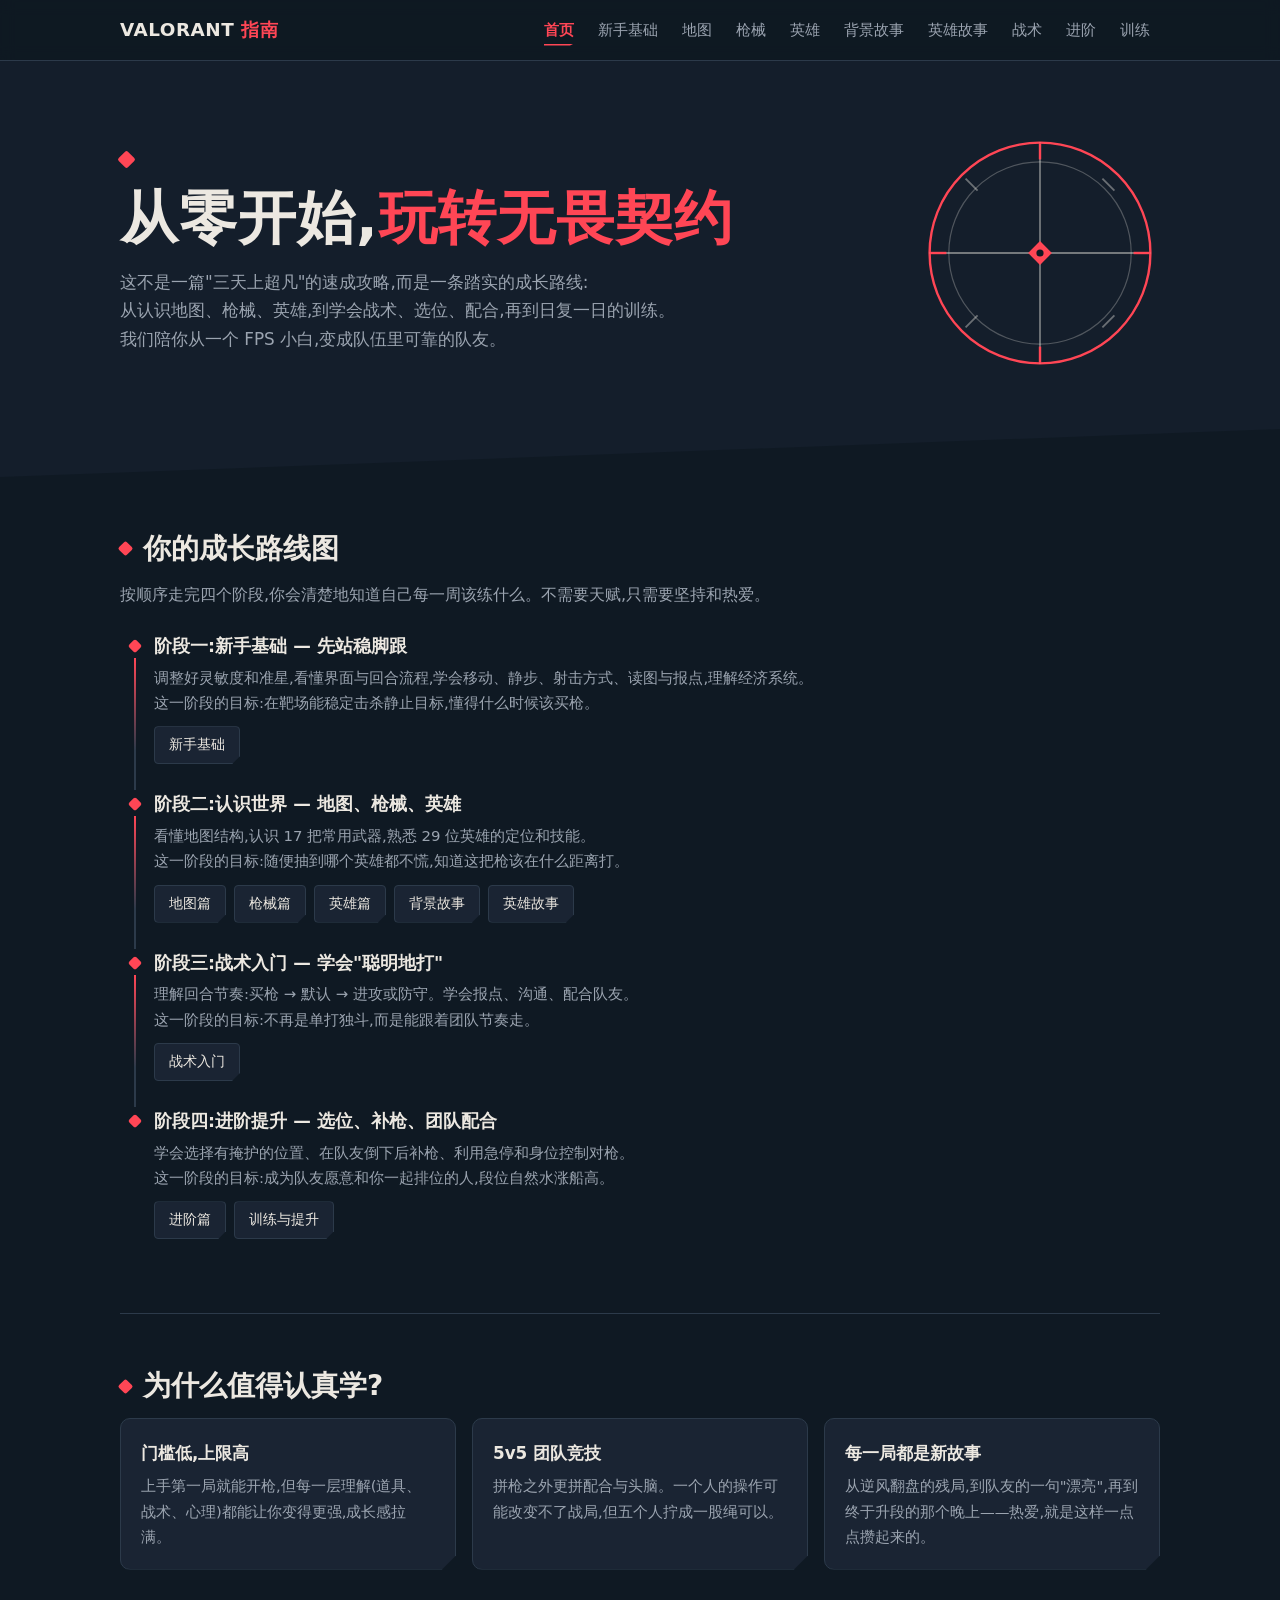
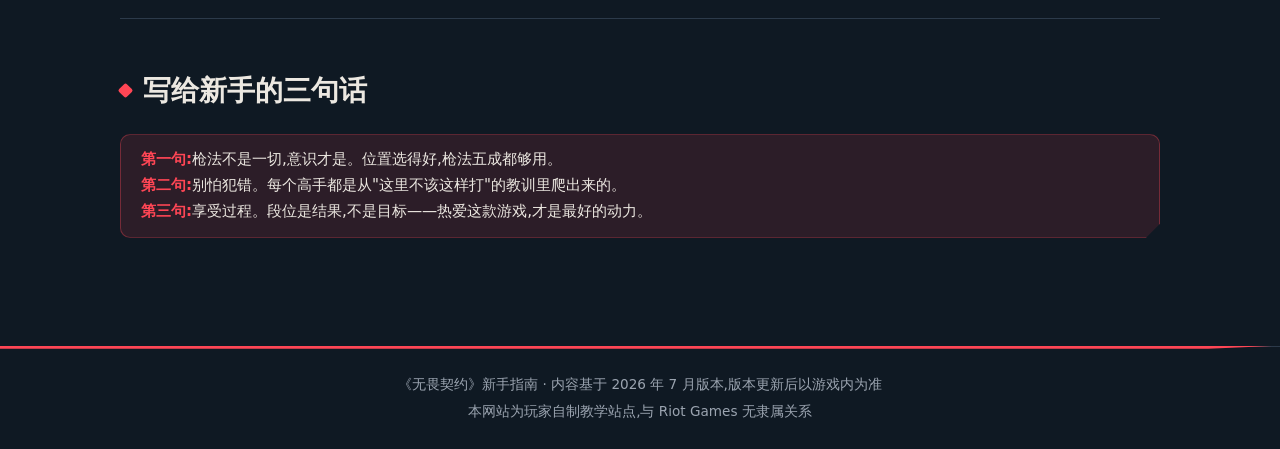
<file: index.html>
<!DOCTYPE html>
<html lang="zh-CN">
<head>
  <meta charset="UTF-8">
  <meta name="viewport" content="width=device-width, initial-scale=1.0">
  <title>无畏契约新手指南 — 从零开始玩转 Valorant</title>
  <meta name="description" content="面向 0 基础 FPS 玩家的无畏契约入门指南:地图、枪械、英雄、战术、选位、补枪、团队配合,一步步提升段位。">
  <meta property="og:type" content="website">
  <meta property="og:site_name" content="无畏契约新手指南">
  <meta property="og:title" content="无畏契约新手指南 — 从零开始玩转 Valorant">
  <meta property="og:description" content="面向 0 基础 FPS 玩家的无畏契约入门指南:地图、枪械、英雄、战术、选位、补枪、团队配合。">
  <meta property="og:url" content="https://yxtman.github.io/git/">
  <meta property="og:locale" content="zh_CN">
  <meta name="twitter:card" content="summary">
  <link rel="canonical" href="https://yxtman.github.io/git/">
  <link rel="stylesheet" href="css/style.css">
</head>
<body>

<header class="site-header">
  <div class="container header-inner">
    <a href="index.html" class="logo">VALORANT<span> 指南</span></a>
    <button type="button" class="nav-toggle" id="navToggle" aria-label="打开菜单" aria-controls="siteNav" aria-expanded="false">☰</button>
    <nav class="site-nav" id="siteNav" aria-label="主导航">
      <a href="index.html" class="active" aria-current="page">首页</a>
      <a href="basics.html">新手基础</a>
      <a href="maps.html">地图</a>
      <a href="weapons.html">枪械</a>
      <a href="agents.html">英雄</a>
      <a href="lore.html">背景故事</a>
      <a href="stories.html">英雄故事</a>
      <a href="tactics.html">战术</a>
      <a href="advanced.html">进阶</a>
      <a href="training.html">训练</a>
    </nav>
  </div>
</header>

<section class="hero hero-home">
  <div class="container hero-grid">
    <div class="hero-copy">
      <h1>从零开始,<em>玩转无畏契约</em></h1>
      <p>这不是一篇"三天上超凡"的速成攻略,而是一条踏实的成长路线:<br>
      从认识地图、枪械、英雄,到学会战术、选位、配合,再到日复一日的训练。<br>
      我们陪你从一个 FPS 小白,变成队伍里可靠的队友。</p>
    </div>
    <div class="hero-mark" aria-hidden="true">
      <svg viewBox="0 0 200 200" fill="none" xmlns="http://www.w3.org/2000/svg">
        <!-- 外环与刻度环 -->
        <circle cx="100" cy="100" r="92" stroke="#ff4655" stroke-width="2"/>
        <circle cx="100" cy="100" r="76" stroke="#ece8e1" stroke-opacity="0.28" stroke-width="1"/>
        <!-- 十字线 -->
        <line x1="100" y1="8" x2="100" y2="192" stroke="#ece8e1" stroke-opacity="0.45" stroke-width="1.5"/>
        <line x1="8" y1="100" x2="192" y2="100" stroke="#ece8e1" stroke-opacity="0.45" stroke-width="1.5"/>
        <!-- 主轴刻度 -->
        <line x1="100" y1="8" x2="100" y2="22" stroke="#ff4655" stroke-width="2"/>
        <line x1="100" y1="178" x2="100" y2="192" stroke="#ff4655" stroke-width="2"/>
        <line x1="8" y1="100" x2="22" y2="100" stroke="#ff4655" stroke-width="2"/>
        <line x1="178" y1="100" x2="192" y2="100" stroke="#ff4655" stroke-width="2"/>
        <!-- 对角刻度 -->
        <line x1="38" y1="38" x2="48" y2="48" stroke="#ece8e1" stroke-opacity="0.4" stroke-width="1.5"/>
        <line x1="152" y1="38" x2="162" y2="48" stroke="#ece8e1" stroke-opacity="0.4" stroke-width="1.5"/>
        <line x1="38" y1="162" x2="48" y2="152" stroke="#ece8e1" stroke-opacity="0.4" stroke-width="1.5"/>
        <line x1="152" y1="162" x2="162" y2="152" stroke="#ece8e1" stroke-opacity="0.4" stroke-width="1.5"/>
        <!-- 中心菱形准星 -->
        <rect x="93" y="93" width="14" height="14" transform="rotate(45 100 100)" fill="#ff4655"/>
        <circle cx="100" cy="100" r="3" fill="#0f1923"/>
      </svg>
    </div>
  </div>
</section>

<main class="container">

  <section class="section">
    <h2 class="section-title">你的成长路线图</h2>
    <p class="section-desc">按顺序走完四个阶段,你会清楚地知道自己每一周该练什么。不需要天赋,只需要坚持和热爱。</p>

    <ol class="roadmap">
      <li>
        <h3>阶段一:新手基础 — 先站稳脚跟</h3>
        <p>调整好灵敏度和准星,看懂界面与回合流程,学会移动、静步、射击方式、读图与报点,理解经济系统。<br>这一阶段的目标:在靶场能稳定击杀静止目标,懂得什么时候该买枪。</p>
        <div class="steps"><a href="basics.html">新手基础</a></div>
      </li>
      <li>
        <h3>阶段二:认识世界 — 地图、枪械、英雄</h3>
        <p>看懂地图结构,认识 17 把常用武器,熟悉 29 位英雄的定位和技能。<br>这一阶段的目标:随便抽到哪个英雄都不慌,知道这把枪该在什么距离打。</p>
        <div class="steps">
          <a href="maps.html">地图篇</a>
          <a href="weapons.html">枪械篇</a>
          <a href="agents.html">英雄篇</a>
          <a href="lore.html">背景故事</a>
          <a href="stories.html">英雄故事</a>
        </div>
      </li>
      <li>
        <h3>阶段三:战术入门 — 学会"聪明地打"</h3>
        <p>理解回合节奏:买枪 → 默认 → 进攻或防守。学会报点、沟通、配合队友。<br>这一阶段的目标:不再是单打独斗,而是能跟着团队节奏走。</p>
        <div class="steps"><a href="tactics.html">战术入门</a></div>
      </li>
      <li>
        <h3>阶段四:进阶提升 — 选位、补枪、团队配合</h3>
        <p>学会选择有掩护的位置、在队友倒下后补枪、利用急停和身位控制对枪。<br>这一阶段的目标:成为队友愿意和你一起排位的人,段位自然水涨船高。</p>
        <div class="steps">
          <a href="advanced.html">进阶篇</a>
          <a href="training.html">训练与提升</a>
        </div>
      </li>
    </ol>
  </section>

  <section class="section">
    <h2 class="section-title">为什么值得认真学?</h2>
    <div class="grid">
      <div class="card">
        <h3>门槛低,上限高</h3>
        <p>上手第一局就能开枪,但每一层理解(道具、战术、心理)都能让你变得更强,成长感拉满。</p>
      </div>
      <div class="card">
        <h3>5v5 团队竞技</h3>
        <p>拼枪之外更拼配合与头脑。一个人的操作可能改变不了战局,但五个人拧成一股绳可以。</p>
      </div>
      <div class="card">
        <h3>每一局都是新故事</h3>
        <p>从逆风翻盘的残局,到队友的一句"漂亮",再到终于升段的那个晚上——热爱,就是这样一点点攒起来的。</p>
      </div>
    </div>
  </section>

  <section class="section">
    <h2 class="section-title">写给新手的三句话</h2>
    <div class="callout">
      <strong>第一句:</strong>枪法不是一切,意识才是。位置选得好,枪法五成都够用。<br>
      <strong>第二句:</strong>别怕犯错。每个高手都是从"这里不该这样打"的教训里爬出来的。<br>
      <strong>第三句:</strong>享受过程。段位是结果,不是目标——热爱这款游戏,才是最好的动力。
    </div>
  </section>

</main>

<footer class="site-footer">
  <div class="container">
    <p>《无畏契约》新手指南 · 内容基于 2026 年 7 月版本,版本更新后以游戏内为准</p>
    <p>本网站为玩家自制教学站点,与 Riot Games 无隶属关系</p>
  </div>
</footer>

<script src="js/main.js"></script>
</body>
</html>
</file>
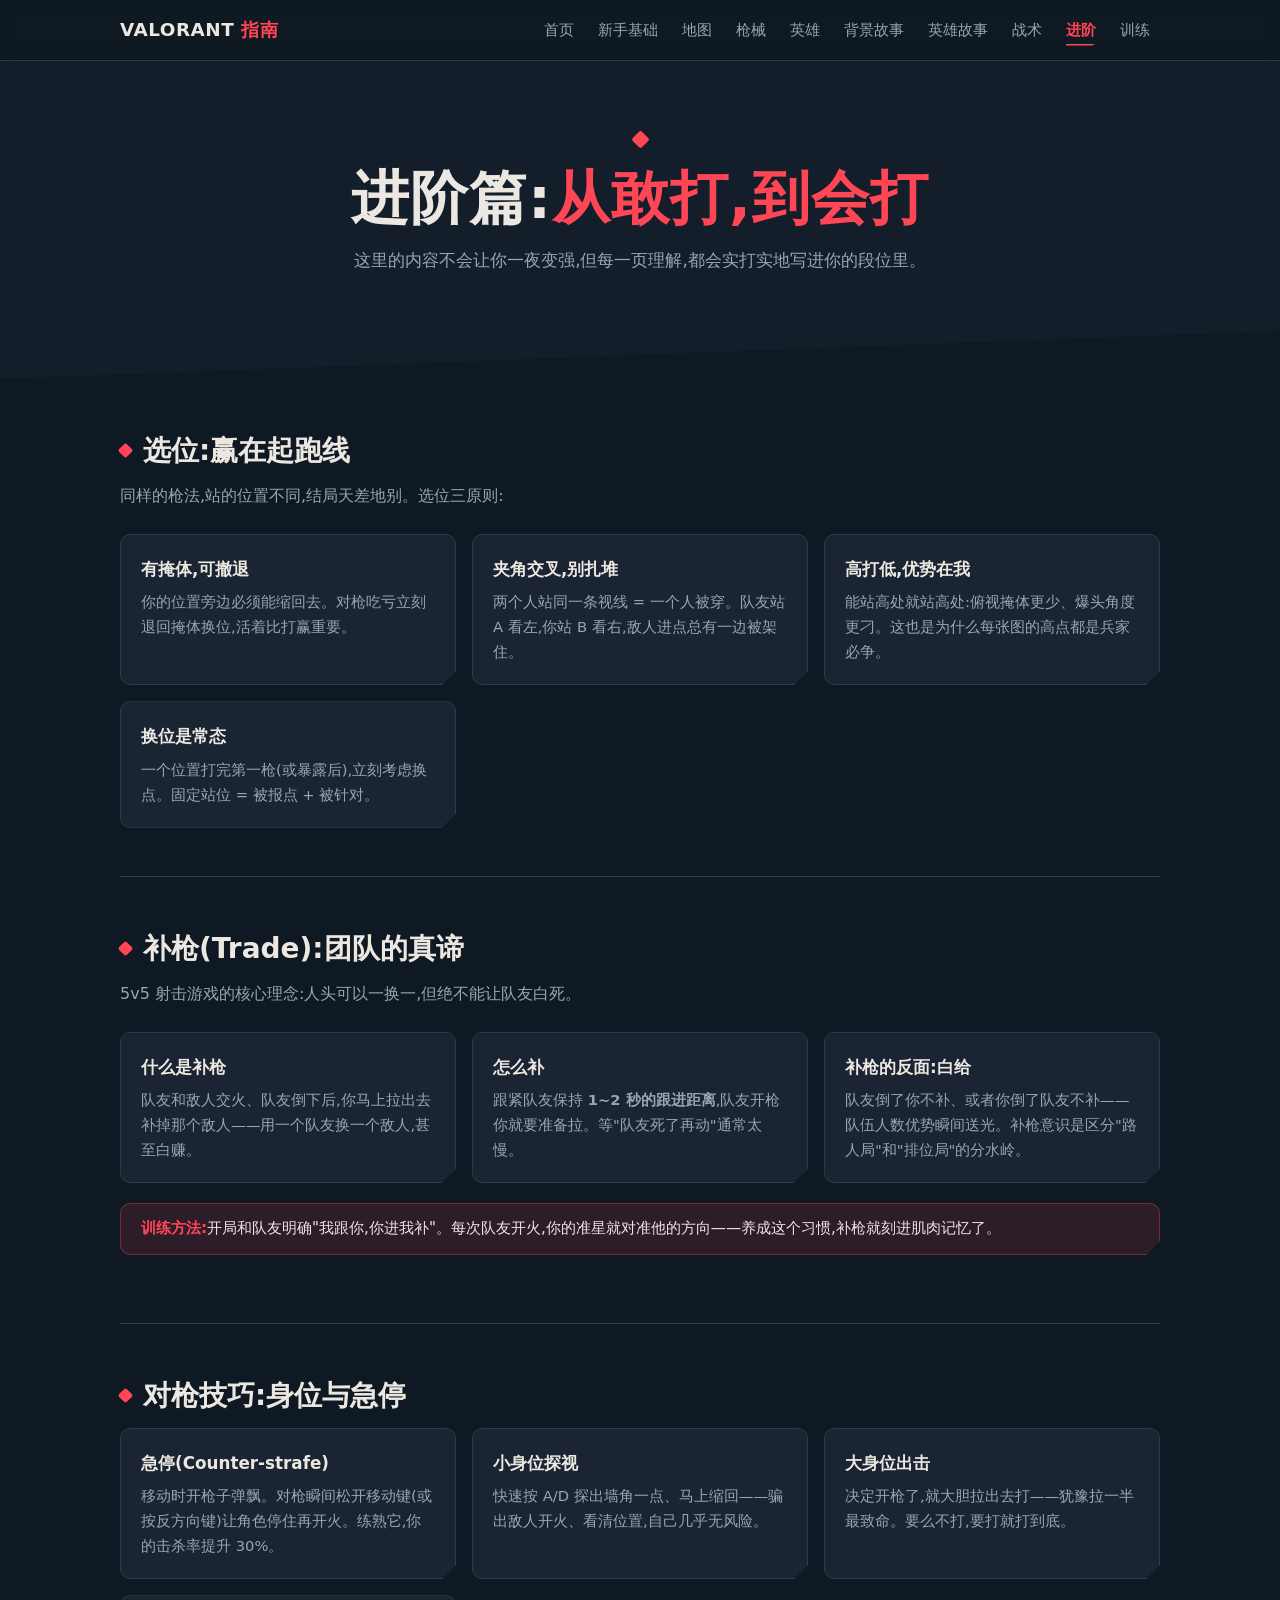
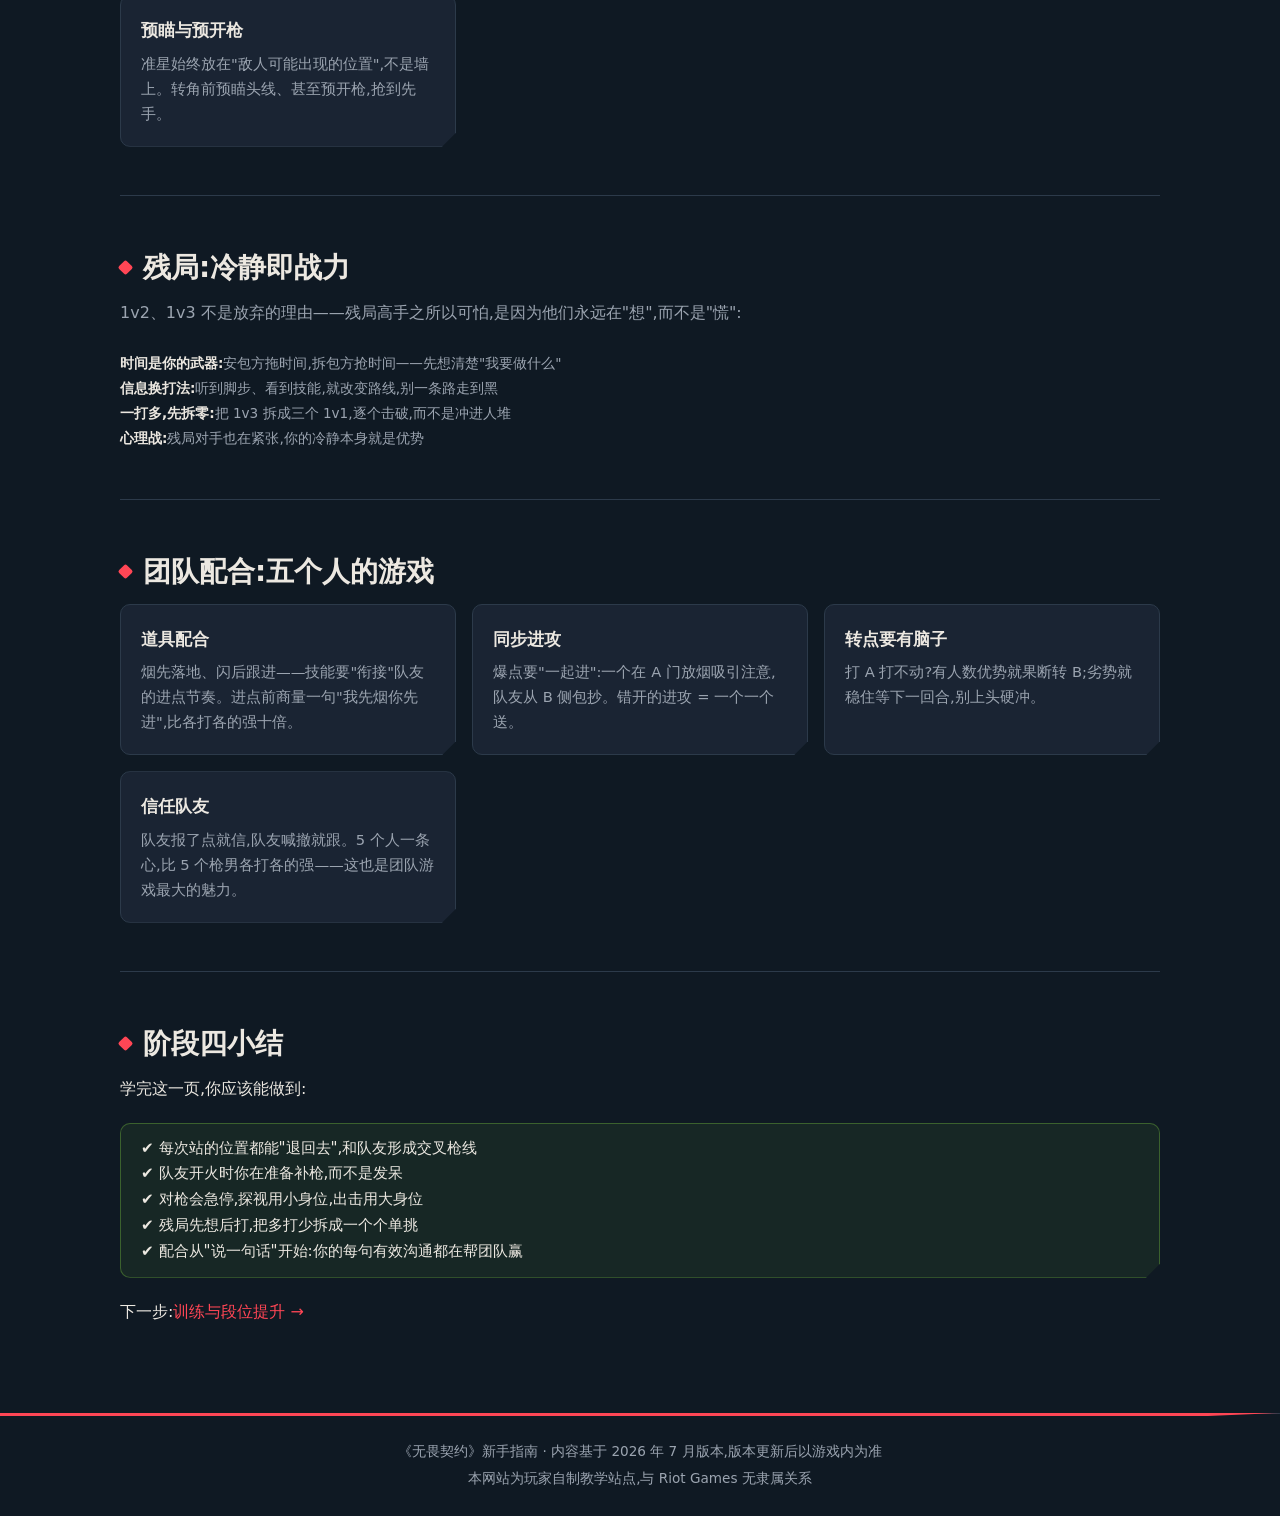
<file: advanced.html>
<!DOCTYPE html>
<html lang="zh-CN">
<head>
  <meta charset="UTF-8">
  <meta name="viewport" content="width=device-width, initial-scale=1.0">
  <title>进阶篇 — 无畏契约新手指南</title>
  <meta name="description" content="无畏契约进阶技巧:选位、补枪、急停与身位控制、残局思路、团队配合。">
  <meta property="og:type" content="website">
  <meta property="og:site_name" content="无畏契约新手指南">
  <meta property="og:title" content="进阶篇 — 无畏契约新手指南">
  <meta property="og:description" content="选位、补枪、急停、身位控制、残局思路与团队配合。">
  <meta property="og:url" content="https://yxtman.github.io/git/advanced.html">
  <meta property="og:locale" content="zh_CN">
  <meta name="twitter:card" content="summary">
  <link rel="canonical" href="https://yxtman.github.io/git/advanced.html">
  <link rel="stylesheet" href="css/style.css">
</head>
<body>

<header class="site-header">
  <div class="container header-inner">
    <a href="index.html" class="logo">VALORANT<span> 指南</span></a>
    <button type="button" class="nav-toggle" id="navToggle" aria-label="打开菜单" aria-controls="siteNav" aria-expanded="false">☰</button>
    <nav class="site-nav" id="siteNav" aria-label="主导航">
      <a href="index.html">首页</a>
      <a href="basics.html">新手基础</a>
      <a href="maps.html">地图</a>
      <a href="weapons.html">枪械</a>
      <a href="agents.html">英雄</a>
      <a href="lore.html">背景故事</a>
      <a href="stories.html">英雄故事</a>
      <a href="tactics.html">战术</a>
      <a href="advanced.html" class="active" aria-current="page">进阶</a>
      <a href="training.html">训练</a>
    </nav>
  </div>
</header>

<section class="hero">
  <div class="container">
    <h1>进阶篇:<em>从敢打,到会打</em></h1>
    <p>这里的内容不会让你一夜变强,但每一页理解,都会实打实地写进你的段位里。</p>
  </div>
</section>

<main class="container">

  <section class="section">
    <h2 class="section-title">选位:赢在起跑线</h2>
    <p class="section-desc">同样的枪法,站的位置不同,结局天差地别。选位三原则:</p>
    <div class="grid">
      <div class="card">
        <h3>有掩体,可撤退</h3>
        <p>你的位置旁边必须能缩回去。对枪吃亏立刻退回掩体换位,活着比打赢重要。</p>
      </div>
      <div class="card">
        <h3>夹角交叉,别扎堆</h3>
        <p>两个人站同一条视线 = 一个人被穿。队友站 A 看左,你站 B 看右,敌人进点总有一边被架住。</p>
      </div>
      <div class="card">
        <h3>高打低,优势在我</h3>
        <p>能站高处就站高处:俯视掩体更少、爆头角度更刁。这也是为什么每张图的高点都是兵家必争。</p>
      </div>
      <div class="card">
        <h3>换位是常态</h3>
        <p>一个位置打完第一枪(或暴露后),立刻考虑换点。固定站位 = 被报点 + 被针对。</p>
      </div>
    </div>
  </section>

  <section class="section">
    <h2 class="section-title">补枪(Trade):团队的真谛</h2>
    <p class="section-desc">5v5 射击游戏的核心理念:人头可以一换一,但绝不能让队友白死。</p>
    <div class="grid">
      <div class="card">
        <h3>什么是补枪</h3>
        <p>队友和敌人交火、队友倒下后,你马上拉出去补掉那个敌人——用一个队友换一个敌人,甚至白赚。</p>
      </div>
      <div class="card">
        <h3>怎么补</h3>
        <p>跟紧队友保持 <strong>1~2 秒的跟进距离</strong>,队友开枪你就要准备拉。等"队友死了再动"通常太慢。</p>
      </div>
      <div class="card">
        <h3>补枪的反面:白给</h3>
        <p>队友倒了你不补、或者你倒了队友不补——队伍人数优势瞬间送光。补枪意识是区分"路人局"和"排位局"的分水岭。</p>
      </div>
    </div>
    <div class="callout">
      <strong>训练方法:</strong>开局和队友明确"我跟你,你进我补"。每次队友开火,你的准星就对准他的方向——养成这个习惯,补枪就刻进肌肉记忆了。
    </div>
  </section>

  <section class="section">
    <h2 class="section-title">对枪技巧:身位与急停</h2>
    <div class="grid">
      <div class="card">
        <h3>急停(Counter-strafe)</h3>
        <p>移动时开枪子弹飘。对枪瞬间松开移动键(或按反方向键)让角色停住再开火。练熟它,你的击杀率提升 30%。</p>
      </div>
      <div class="card">
        <h3>小身位探视</h3>
        <p>快速按 A/D 探出墙角一点、马上缩回——骗出敌人开火、看清位置,自己几乎无风险。</p>
      </div>
      <div class="card">
        <h3>大身位出击</h3>
        <p>决定开枪了,就大胆拉出去打——犹豫拉一半最致命。要么不打,要打就打到底。</p>
      </div>
      <div class="card">
        <h3>预瞄与预开枪</h3>
        <p>准星始终放在"敌人可能出现的位置",不是墙上。转角前预瞄头线、甚至预开枪,抢到先手。</p>
      </div>
    </div>
  </section>

  <section class="section">
    <h2 class="section-title">残局:冷静即战力</h2>
    <p class="section-desc">1v2、1v3 不是放弃的理由——残局高手之所以可怕,是因为他们永远在"想",而不是"慌":</p>
    <ul class="kit">
      <li><b>时间是你的武器:</b>安包方拖时间,拆包方抢时间——先想清楚"我要做什么"</li>
      <li><b>信息换打法:</b>听到脚步、看到技能,就改变路线,别一条路走到黑</li>
      <li><b>一打多,先拆零:</b>把 1v3 拆成三个 1v1,逐个击破,而不是冲进人堆</li>
      <li><b>心理战:</b>残局对手也在紧张,你的冷静本身就是优势</li>
    </ul>
  </section>

  <section class="section">
    <h2 class="section-title">团队配合:五个人的游戏</h2>
    <div class="grid">
      <div class="card">
        <h3>道具配合</h3>
        <p>烟先落地、闪后跟进——技能要"衔接"队友的进点节奏。进点前商量一句"我先烟你先进",比各打各的强十倍。</p>
      </div>
      <div class="card">
        <h3>同步进攻</h3>
        <p>爆点要"一起进":一个在 A 门放烟吸引注意,队友从 B 侧包抄。错开的进攻 = 一个一个送。</p>
      </div>
      <div class="card">
        <h3>转点要有脑子</h3>
        <p>打 A 打不动?有人数优势就果断转 B;劣势就稳住等下一回合,别上头硬冲。</p>
      </div>
      <div class="card">
        <h3>信任队友</h3>
        <p>队友报了点就信,队友喊撤就跟。5 个人一条心,比 5 个枪男各打各的强——这也是团队游戏最大的魅力。</p>
      </div>
    </div>
  </section>

  <section class="section">
    <h2 class="section-title">阶段四小结</h2>
    <p>学完这一页,你应该能做到:</p>
    <div class="callout tip">
      ✔ 每次站的位置都能"退回去",和队友形成交叉枪线<br>
      ✔ 队友开火时你在准备补枪,而不是发呆<br>
      ✔ 对枪会急停,探视用小身位,出击用大身位<br>
      ✔ 残局先想后打,把多打少拆成一个个单挑<br>
      ✔ 配合从"说一句话"开始:你的每句有效沟通都在帮团队赢
    </div>
    <p>下一步:<a href="training.html">训练与段位提升 →</a></p>
  </section>

</main>

<footer class="site-footer">
  <div class="container">
    <p>《无畏契约》新手指南 · 内容基于 2026 年 7 月版本,版本更新后以游戏内为准</p>
    <p>本网站为玩家自制教学站点,与 Riot Games 无隶属关系</p>
  </div>
</footer>

<script src="js/main.js"></script>
</body>
</html>
</file>
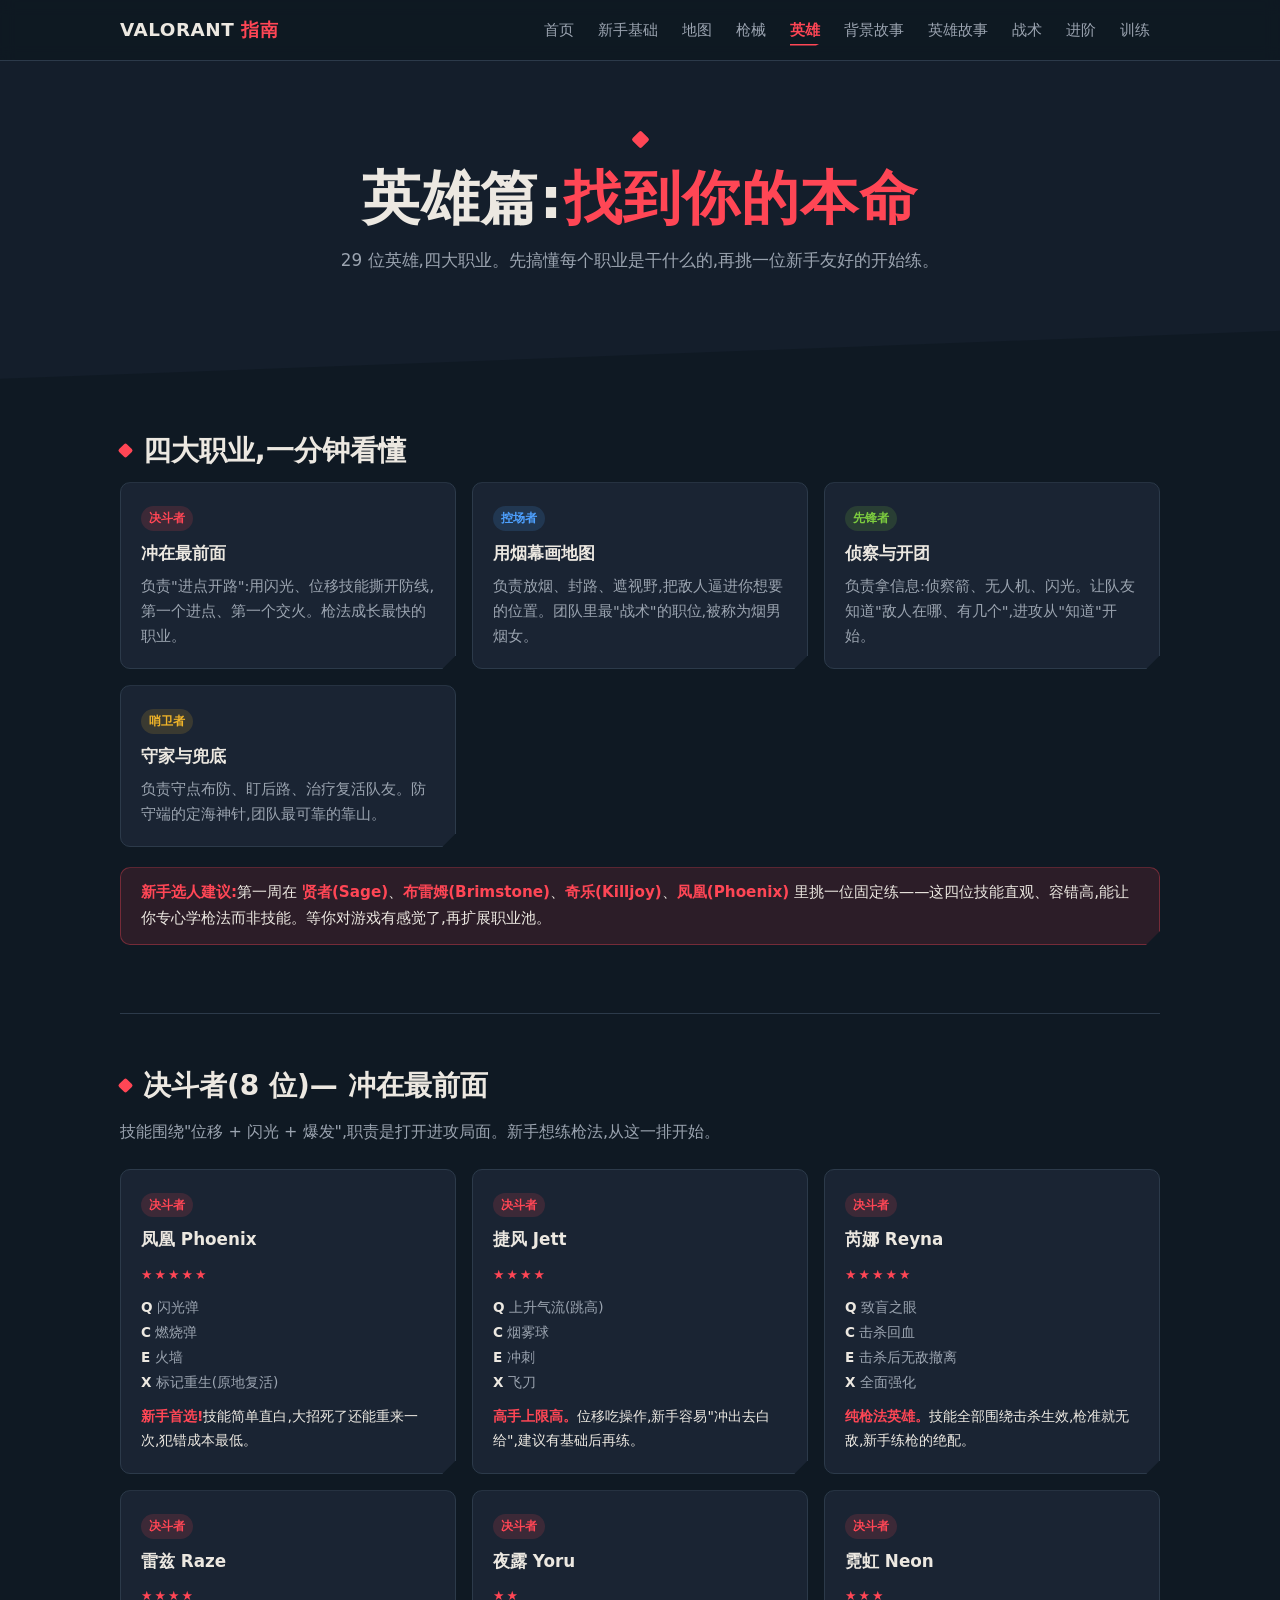
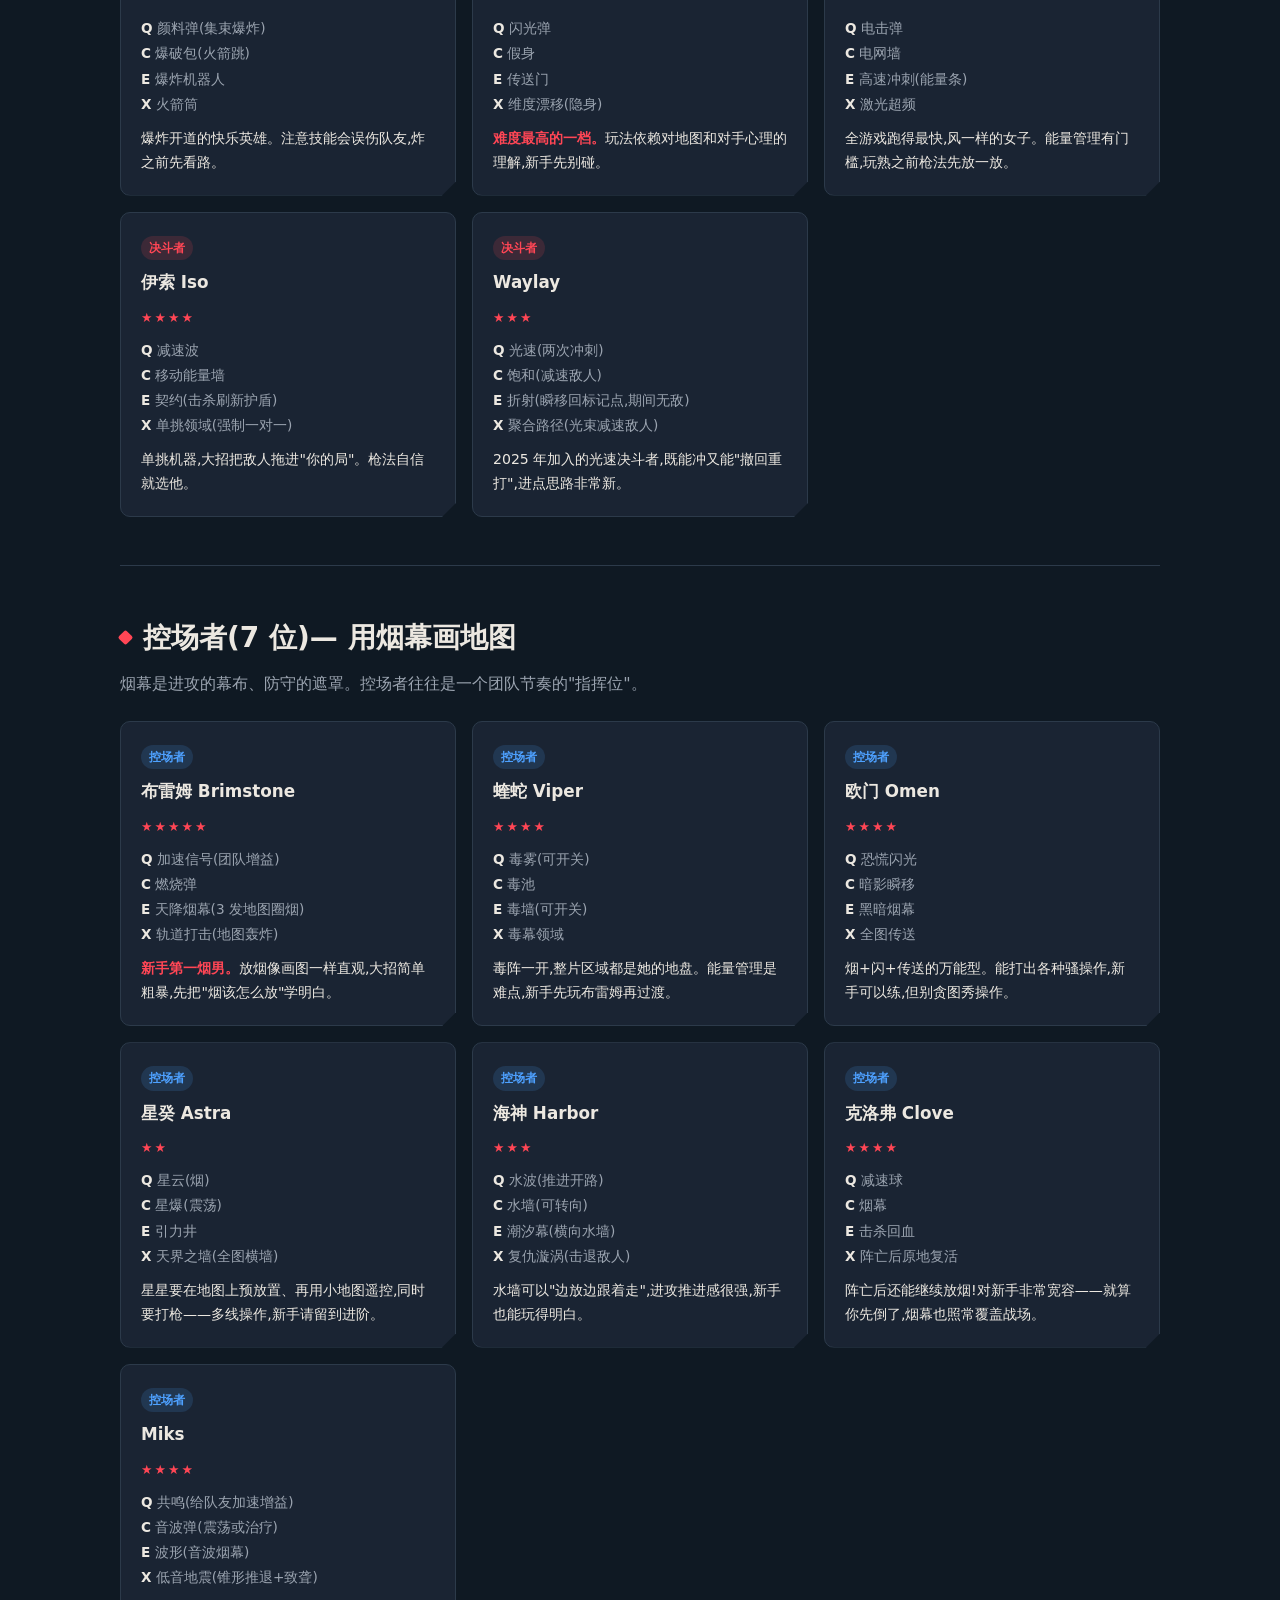
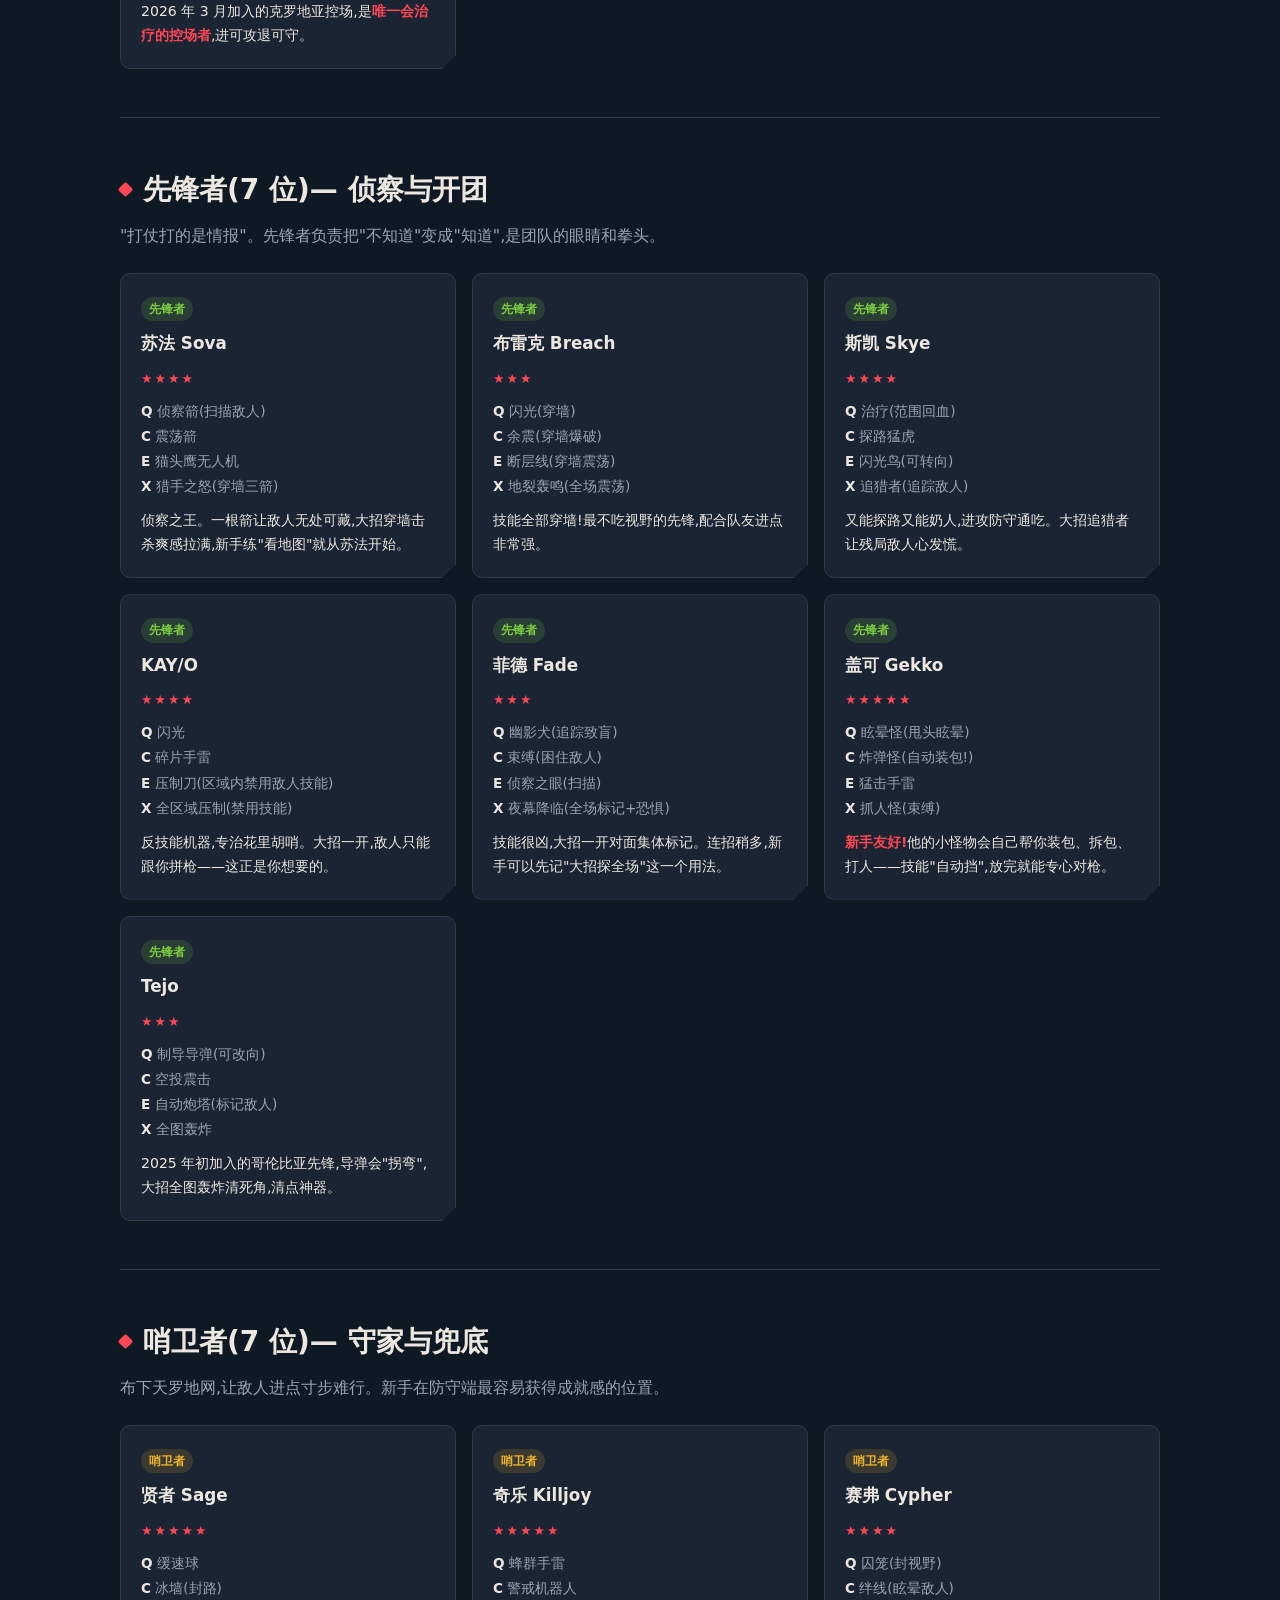
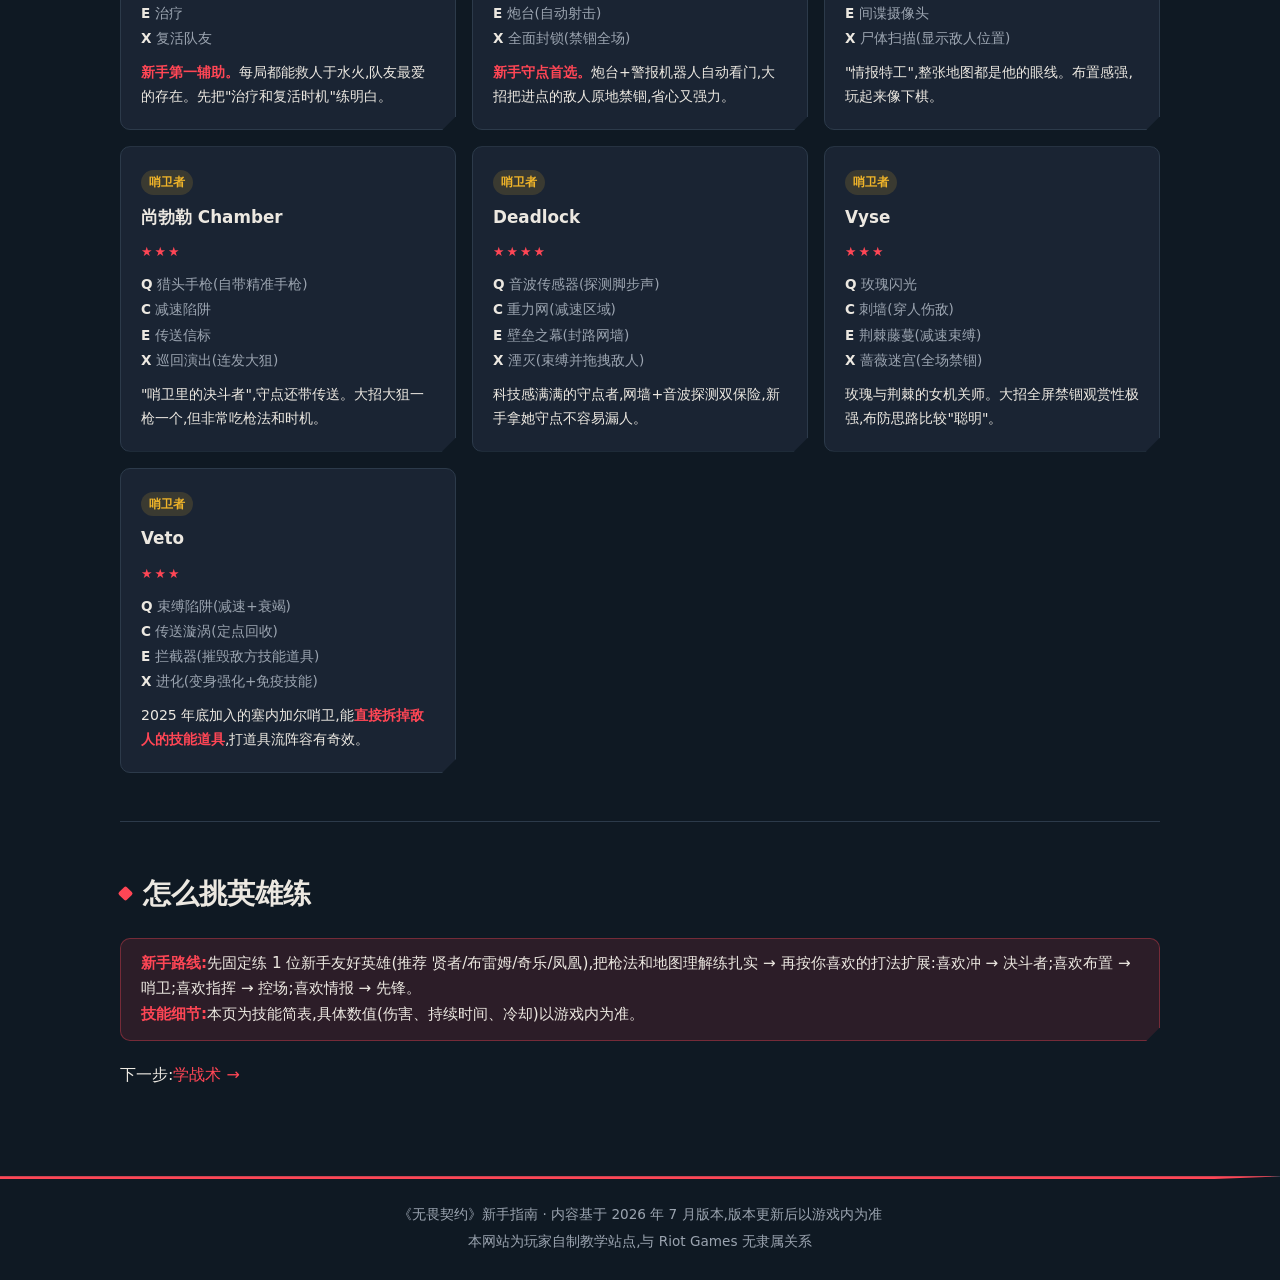
<file: agents.html>
<!DOCTYPE html>
<html lang="zh-CN">
<head>
  <meta charset="UTF-8">
  <meta name="viewport" content="width=device-width, initial-scale=1.0">
  <title>英雄篇 — 无畏契约新手指南</title>
  <meta name="description" content="无畏契约 29 位英雄详解:四职业定位、技能简表、新手友好度与上手建议。">
  <meta property="og:type" content="website">
  <meta property="og:site_name" content="无畏契约新手指南">
  <meta property="og:title" content="英雄篇 — 无畏契约新手指南">
  <meta property="og:description" content="英雄定位、技能简表、新手友好度与上手建议。">
  <meta property="og:url" content="https://yxtman.github.io/git/agents.html">
  <meta property="og:locale" content="zh_CN">
  <meta name="twitter:card" content="summary">
  <link rel="canonical" href="https://yxtman.github.io/git/agents.html">
  <link rel="stylesheet" href="css/style.css">
</head>
<body>

<header class="site-header">
  <div class="container header-inner">
    <a href="index.html" class="logo">VALORANT<span> 指南</span></a>
    <button type="button" class="nav-toggle" id="navToggle" aria-label="打开菜单" aria-controls="siteNav" aria-expanded="false">☰</button>
    <nav class="site-nav" id="siteNav" aria-label="主导航">
      <a href="index.html">首页</a>
      <a href="basics.html">新手基础</a>
      <a href="maps.html">地图</a>
      <a href="weapons.html">枪械</a>
      <a href="agents.html" class="active" aria-current="page">英雄</a>
      <a href="lore.html">背景故事</a>
      <a href="stories.html">英雄故事</a>
      <a href="tactics.html">战术</a>
      <a href="advanced.html">进阶</a>
      <a href="training.html">训练</a>
    </nav>
  </div>
</header>

<section class="hero">
  <div class="container">
    <h1>英雄篇:<em>找到你的本命</em></h1>
    <p>29 位英雄,四大职业。先搞懂每个职业是干什么的,再挑一位新手友好的开始练。</p>
  </div>
</section>

<main class="container">

  <section class="section">
    <h2 class="section-title">四大职业,一分钟看懂</h2>
    <div class="grid">
      <div class="card">
        <span class="tag tag-duelist">决斗者</span>
        <h3>冲在最前面</h3>
        <p>负责"进点开路":用闪光、位移技能撕开防线,第一个进点、第一个交火。枪法成长最快的职业。</p>
      </div>
      <div class="card">
        <span class="tag tag-controller">控场者</span>
        <h3>用烟幕画地图</h3>
        <p>负责放烟、封路、遮视野,把敌人逼进你想要的位置。团队里最"战术"的职位,被称为烟男烟女。</p>
      </div>
      <div class="card">
        <span class="tag tag-initiator">先锋者</span>
        <h3>侦察与开团</h3>
        <p>负责拿信息:侦察箭、无人机、闪光。让队友知道"敌人在哪、有几个",进攻从"知道"开始。</p>
      </div>
      <div class="card">
        <span class="tag tag-sentinel">哨卫者</span>
        <h3>守家与兜底</h3>
        <p>负责守点布防、盯后路、治疗复活队友。防守端的定海神针,团队最可靠的靠山。</p>
      </div>
    </div>
    <div class="callout">
      <strong>新手选人建议:</strong>第一周在 <strong>贤者(Sage)</strong>、<strong>布雷姆(Brimstone)</strong>、<strong>奇乐(Killjoy)</strong>、<strong>凤凰(Phoenix)</strong> 里挑一位固定练——这四位技能直观、容错高,能让你专心学枪法而非技能。等你对游戏有感觉了,再扩展职业池。
    </div>
  </section>

  <section class="section">
    <h2 class="section-title">决斗者(8 位)— 冲在最前面</h2>
    <p class="section-desc">技能围绕"位移 + 闪光 + 爆发",职责是打开进攻局面。新手想练枪法,从这一排开始。</p>
    <div class="grid">
      <div class="card">
        <span class="tag tag-duelist">决斗者</span>
        <h3>凤凰 Phoenix</h3>
        <span class="stars">★★★★★</span>
        <ul class="kit">
          <li><b>Q</b> 闪光弹</li>
          <li><b>C</b> 燃烧弹</li>
          <li><b>E</b> 火墙</li>
          <li><b>X</b> 标记重生(原地复活)</li>
        </ul>
        <p class="advice"><b>新手首选!</b>技能简单直白,大招死了还能重来一次,犯错成本最低。</p>
      </div>
      <div class="card">
        <span class="tag tag-duelist">决斗者</span>
        <h3>捷风 Jett</h3>
        <span class="stars">★★★★</span>
        <ul class="kit">
          <li><b>Q</b> 上升气流(跳高)</li>
          <li><b>C</b> 烟雾球</li>
          <li><b>E</b> 冲刺</li>
          <li><b>X</b> 飞刀</li>
        </ul>
        <p class="advice"><b>高手上限高。</b>位移吃操作,新手容易"冲出去白给",建议有基础后再练。</p>
      </div>
      <div class="card">
        <span class="tag tag-duelist">决斗者</span>
        <h3>芮娜 Reyna</h3>
        <span class="stars">★★★★★</span>
        <ul class="kit">
          <li><b>Q</b> 致盲之眼</li>
          <li><b>C</b> 击杀回血</li>
          <li><b>E</b> 击杀后无敌撤离</li>
          <li><b>X</b> 全面强化</li>
        </ul>
        <p class="advice"><b>纯枪法英雄。</b>技能全部围绕击杀生效,枪准就无敌,新手练枪的绝配。</p>
      </div>
      <div class="card">
        <span class="tag tag-duelist">决斗者</span>
        <h3>雷兹 Raze</h3>
        <span class="stars">★★★★</span>
        <ul class="kit">
          <li><b>Q</b> 颜料弹(集束爆炸)</li>
          <li><b>C</b> 爆破包(火箭跳)</li>
          <li><b>E</b> 爆炸机器人</li>
          <li><b>X</b> 火箭筒</li>
        </ul>
        <p class="advice">爆炸开道的快乐英雄。注意技能会误伤队友,炸之前先看路。</p>
      </div>
      <div class="card">
        <span class="tag tag-duelist">决斗者</span>
        <h3>夜露 Yoru</h3>
        <span class="stars">★★</span>
        <ul class="kit">
          <li><b>Q</b> 闪光弹</li>
          <li><b>C</b> 假身</li>
          <li><b>E</b> 传送门</li>
          <li><b>X</b> 维度漂移(隐身)</li>
        </ul>
        <p class="advice"><b>难度最高的一档。</b>玩法依赖对地图和对手心理的理解,新手先别碰。</p>
      </div>
      <div class="card">
        <span class="tag tag-duelist">决斗者</span>
        <h3>霓虹 Neon</h3>
        <span class="stars">★★★</span>
        <ul class="kit">
          <li><b>Q</b> 电击弹</li>
          <li><b>C</b> 电网墙</li>
          <li><b>E</b> 高速冲刺(能量条)</li>
          <li><b>X</b> 激光超频</li>
        </ul>
        <p class="advice">全游戏跑得最快,风一样的女子。能量管理有门槛,玩熟之前枪法先放一放。</p>
      </div>
      <div class="card">
        <span class="tag tag-duelist">决斗者</span>
        <h3>伊索 Iso</h3>
        <span class="stars">★★★★</span>
        <ul class="kit">
          <li><b>Q</b> 减速波</li>
          <li><b>C</b> 移动能量墙</li>
          <li><b>E</b> 契约(击杀刷新护盾)</li>
          <li><b>X</b> 单挑领域(强制一对一)</li>
        </ul>
        <p class="advice">单挑机器,大招把敌人拖进"你的局"。枪法自信就选他。</p>
      </div>
      <div class="card">
        <span class="tag tag-duelist">决斗者</span>
        <h3>Waylay</h3>
        <span class="stars">★★★</span>
        <ul class="kit">
          <li><b>Q</b> 光速(两次冲刺)</li>
          <li><b>C</b> 饱和(减速敌人)</li>
          <li><b>E</b> 折射(瞬移回标记点,期间无敌)</li>
          <li><b>X</b> 聚合路径(光束减速敌人)</li>
        </ul>
        <p class="advice">2025 年加入的光速决斗者,既能冲又能"撤回重打",进点思路非常新。</p>
      </div>
    </div>
  </section>

  <section class="section">
    <h2 class="section-title">控场者(7 位)— 用烟幕画地图</h2>
    <p class="section-desc">烟幕是进攻的幕布、防守的遮罩。控场者往往是一个团队节奏的"指挥位"。</p>
    <div class="grid">
      <div class="card">
        <span class="tag tag-controller">控场者</span>
        <h3>布雷姆 Brimstone</h3>
        <span class="stars">★★★★★</span>
        <ul class="kit">
          <li><b>Q</b> 加速信号(团队增益)</li>
          <li><b>C</b> 燃烧弹</li>
          <li><b>E</b> 天降烟幕(3 发地图圈烟)</li>
          <li><b>X</b> 轨道打击(地图轰炸)</li>
        </ul>
        <p class="advice"><b>新手第一烟男。</b>放烟像画图一样直观,大招简单粗暴,先把"烟该怎么放"学明白。</p>
      </div>
      <div class="card">
        <span class="tag tag-controller">控场者</span>
        <h3>蝰蛇 Viper</h3>
        <span class="stars">★★★★</span>
        <ul class="kit">
          <li><b>Q</b> 毒雾(可开关)</li>
          <li><b>C</b> 毒池</li>
          <li><b>E</b> 毒墙(可开关)</li>
          <li><b>X</b> 毒幕领域</li>
        </ul>
        <p class="advice">毒阵一开,整片区域都是她的地盘。能量管理是难点,新手先玩布雷姆再过渡。</p>
      </div>
      <div class="card">
        <span class="tag tag-controller">控场者</span>
        <h3>欧门 Omen</h3>
        <span class="stars">★★★★</span>
        <ul class="kit">
          <li><b>Q</b> 恐慌闪光</li>
          <li><b>C</b> 暗影瞬移</li>
          <li><b>E</b> 黑暗烟幕</li>
          <li><b>X</b> 全图传送</li>
        </ul>
        <p class="advice">烟+闪+传送的万能型。能打出各种骚操作,新手可以练,但别贪图秀操作。</p>
      </div>
      <div class="card">
        <span class="tag tag-controller">控场者</span>
        <h3>星癸 Astra</h3>
        <span class="stars">★★</span>
        <ul class="kit">
          <li><b>Q</b> 星云(烟)</li>
          <li><b>C</b> 星爆(震荡)</li>
          <li><b>E</b> 引力井</li>
          <li><b>X</b> 天界之墙(全图横墙)</li>
        </ul>
        <p class="advice">星星要在地图上预放置、再用小地图遥控,同时要打枪——多线操作,新手请留到进阶。</p>
      </div>
      <div class="card">
        <span class="tag tag-controller">控场者</span>
        <h3>海神 Harbor</h3>
        <span class="stars">★★★</span>
        <ul class="kit">
          <li><b>Q</b> 水波(推进开路)</li>
          <li><b>C</b> 水墙(可转向)</li>
          <li><b>E</b> 潮汐幕(横向水墙)</li>
          <li><b>X</b> 复仇漩涡(击退敌人)</li>
        </ul>
        <p class="advice">水墙可以"边放边跟着走",进攻推进感很强,新手也能玩得明白。</p>
      </div>
      <div class="card">
        <span class="tag tag-controller">控场者</span>
        <h3>克洛弗 Clove</h3>
        <span class="stars">★★★★</span>
        <ul class="kit">
          <li><b>Q</b> 减速球</li>
          <li><b>C</b> 烟幕</li>
          <li><b>E</b> 击杀回血</li>
          <li><b>X</b> 阵亡后原地复活</li>
        </ul>
        <p class="advice">阵亡后还能继续放烟!对新手非常宽容——就算你先倒了,烟幕也照常覆盖战场。</p>
      </div>
      <div class="card">
        <span class="tag tag-controller">控场者</span>
        <h3>Miks</h3>
        <span class="stars">★★★★</span>
        <ul class="kit">
          <li><b>Q</b> 共鸣(给队友加速增益)</li>
          <li><b>C</b> 音波弹(震荡或治疗)</li>
          <li><b>E</b> 波形(音波烟幕)</li>
          <li><b>X</b> 低音地震(锥形推退+致聋)</li>
        </ul>
        <p class="advice">2026 年 3 月加入的克罗地亚控场,是<b>唯一会治疗的控场者</b>,进可攻退可守。</p>
      </div>
    </div>
  </section>

  <section class="section">
    <h2 class="section-title">先锋者(7 位)— 侦察与开团</h2>
    <p class="section-desc">"打仗打的是情报"。先锋者负责把"不知道"变成"知道",是团队的眼睛和拳头。</p>
    <div class="grid">
      <div class="card">
        <span class="tag tag-initiator">先锋者</span>
        <h3>苏法 Sova</h3>
        <span class="stars">★★★★</span>
        <ul class="kit">
          <li><b>Q</b> 侦察箭(扫描敌人)</li>
          <li><b>C</b> 震荡箭</li>
          <li><b>E</b> 猫头鹰无人机</li>
          <li><b>X</b> 猎手之怒(穿墙三箭)</li>
        </ul>
        <p class="advice">侦察之王。一根箭让敌人无处可藏,大招穿墙击杀爽感拉满,新手练"看地图"就从苏法开始。</p>
      </div>
      <div class="card">
        <span class="tag tag-initiator">先锋者</span>
        <h3>布雷克 Breach</h3>
        <span class="stars">★★★</span>
        <ul class="kit">
          <li><b>Q</b> 闪光(穿墙)</li>
          <li><b>C</b> 余震(穿墙爆破)</li>
          <li><b>E</b> 断层线(穿墙震荡)</li>
          <li><b>X</b> 地裂轰鸣(全场震荡)</li>
        </ul>
        <p class="advice">技能全部穿墙!最不吃视野的先锋,配合队友进点非常强。</p>
      </div>
      <div class="card">
        <span class="tag tag-initiator">先锋者</span>
        <h3>斯凯 Skye</h3>
        <span class="stars">★★★★</span>
        <ul class="kit">
          <li><b>Q</b> 治疗(范围回血)</li>
          <li><b>C</b> 探路猛虎</li>
          <li><b>E</b> 闪光鸟(可转向)</li>
          <li><b>X</b> 追猎者(追踪敌人)</li>
        </ul>
        <p class="advice">又能探路又能奶人,进攻防守通吃。大招追猎者让残局敌人心发慌。</p>
      </div>
      <div class="card">
        <span class="tag tag-initiator">先锋者</span>
        <h3>KAY/O</h3>
        <span class="stars">★★★★</span>
        <ul class="kit">
          <li><b>Q</b> 闪光</li>
          <li><b>C</b> 碎片手雷</li>
          <li><b>E</b> 压制刀(区域内禁用敌人技能)</li>
          <li><b>X</b> 全区域压制(禁用技能)</li>
        </ul>
        <p class="advice">反技能机器,专治花里胡哨。大招一开,敌人只能跟你拼枪——这正是你想要的。</p>
      </div>
      <div class="card">
        <span class="tag tag-initiator">先锋者</span>
        <h3>菲德 Fade</h3>
        <span class="stars">★★★</span>
        <ul class="kit">
          <li><b>Q</b> 幽影犬(追踪致盲)</li>
          <li><b>C</b> 束缚(困住敌人)</li>
          <li><b>E</b> 侦察之眼(扫描)</li>
          <li><b>X</b> 夜幕降临(全场标记+恐惧)</li>
        </ul>
        <p class="advice">技能很凶,大招一开对面集体标记。连招稍多,新手可以先记"大招探全场"这一个用法。</p>
      </div>
      <div class="card">
        <span class="tag tag-initiator">先锋者</span>
        <h3>盖可 Gekko</h3>
        <span class="stars">★★★★★</span>
        <ul class="kit">
          <li><b>Q</b> 眩晕怪(甩头眩晕)</li>
          <li><b>C</b> 炸弹怪(自动装包!)</li>
          <li><b>E</b> 猛击手雷</li>
          <li><b>X</b> 抓人怪(束缚)</li>
        </ul>
        <p class="advice"><b>新手友好!</b>他的小怪物会自己帮你装包、拆包、打人——技能"自动挡",放完就能专心对枪。</p>
      </div>
      <div class="card">
        <span class="tag tag-initiator">先锋者</span>
        <h3>Tejo</h3>
        <span class="stars">★★★</span>
        <ul class="kit">
          <li><b>Q</b> 制导导弹(可改向)</li>
          <li><b>C</b> 空投震击</li>
          <li><b>E</b> 自动炮塔(标记敌人)</li>
          <li><b>X</b> 全图轰炸</li>
        </ul>
        <p class="advice">2025 年初加入的哥伦比亚先锋,导弹会"拐弯",大招全图轰炸清死角,清点神器。</p>
      </div>
    </div>
  </section>

  <section class="section">
    <h2 class="section-title">哨卫者(7 位)— 守家与兜底</h2>
    <p class="section-desc">布下天罗地网,让敌人进点寸步难行。新手在防守端最容易获得成就感的位置。</p>
    <div class="grid">
      <div class="card">
        <span class="tag tag-sentinel">哨卫者</span>
        <h3>贤者 Sage</h3>
        <span class="stars">★★★★★</span>
        <ul class="kit">
          <li><b>Q</b> 缓速球</li>
          <li><b>C</b> 冰墙(封路)</li>
          <li><b>E</b> 治疗</li>
          <li><b>X</b> 复活队友</li>
        </ul>
        <p class="advice"><b>新手第一辅助。</b>每局都能救人于水火,队友最爱的存在。先把"治疗和复活时机"练明白。</p>
      </div>
      <div class="card">
        <span class="tag tag-sentinel">哨卫者</span>
        <h3>奇乐 Killjoy</h3>
        <span class="stars">★★★★★</span>
        <ul class="kit">
          <li><b>Q</b> 蜂群手雷</li>
          <li><b>C</b> 警戒机器人</li>
          <li><b>E</b> 炮台(自动射击)</li>
          <li><b>X</b> 全面封锁(禁锢全场)</li>
        </ul>
        <p class="advice"><b>新手守点首选。</b>炮台+警报机器人自动看门,大招把进点的敌人原地禁锢,省心又强力。</p>
      </div>
      <div class="card">
        <span class="tag tag-sentinel">哨卫者</span>
        <h3>赛弗 Cypher</h3>
        <span class="stars">★★★★</span>
        <ul class="kit">
          <li><b>Q</b> 囚笼(封视野)</li>
          <li><b>C</b> 绊线(眩晕敌人)</li>
          <li><b>E</b> 间谍摄像头</li>
          <li><b>X</b> 尸体扫描(显示敌人位置)</li>
        </ul>
        <p class="advice">"情报特工",整张地图都是他的眼线。布置感强,玩起来像下棋。</p>
      </div>
      <div class="card">
        <span class="tag tag-sentinel">哨卫者</span>
        <h3>尚勃勒 Chamber</h3>
        <span class="stars">★★★</span>
        <ul class="kit">
          <li><b>Q</b> 猎头手枪(自带精准手枪)</li>
          <li><b>C</b> 减速陷阱</li>
          <li><b>E</b> 传送信标</li>
          <li><b>X</b> 巡回演出(连发大狙)</li>
        </ul>
        <p class="advice">"哨卫里的决斗者",守点还带传送。大招大狙一枪一个,但非常吃枪法和时机。</p>
      </div>
      <div class="card">
        <span class="tag tag-sentinel">哨卫者</span>
        <h3>Deadlock</h3>
        <span class="stars">★★★★</span>
        <ul class="kit">
          <li><b>Q</b> 音波传感器(探测脚步声)</li>
          <li><b>C</b> 重力网(减速区域)</li>
          <li><b>E</b> 壁垒之幕(封路网墙)</li>
          <li><b>X</b> 湮灭(束缚并拖拽敌人)</li>
        </ul>
        <p class="advice">科技感满满的守点者,网墙+音波探测双保险,新手拿她守点不容易漏人。</p>
      </div>
      <div class="card">
        <span class="tag tag-sentinel">哨卫者</span>
        <h3>Vyse</h3>
        <span class="stars">★★★</span>
        <ul class="kit">
          <li><b>Q</b> 玫瑰闪光</li>
          <li><b>C</b> 刺墙(穿人伤敌)</li>
          <li><b>E</b> 荆棘藤蔓(减速束缚)</li>
          <li><b>X</b> 蔷薇迷宫(全场禁锢)</li>
        </ul>
        <p class="advice">玫瑰与荆棘的女机关师。大招全屏禁锢观赏性极强,布防思路比较"聪明"。</p>
      </div>
      <div class="card">
        <span class="tag tag-sentinel">哨卫者</span>
        <h3>Veto</h3>
        <span class="stars">★★★</span>
        <ul class="kit">
          <li><b>Q</b> 束缚陷阱(减速+衰竭)</li>
          <li><b>C</b> 传送漩涡(定点回收)</li>
          <li><b>E</b> 拦截器(摧毁敌方技能道具)</li>
          <li><b>X</b> 进化(变身强化+免疫技能)</li>
        </ul>
        <p class="advice">2025 年底加入的塞内加尔哨卫,能<b>直接拆掉敌人的技能道具</b>,打道具流阵容有奇效。</p>
      </div>
    </div>
  </section>

  <section class="section">
    <h2 class="section-title">怎么挑英雄练</h2>
    <div class="callout">
      <strong>新手路线:</strong>先固定练 1 位新手友好英雄(推荐 贤者/布雷姆/奇乐/凤凰),把枪法和地图理解练扎实 → 再按你喜欢的打法扩展:喜欢冲 → 决斗者;喜欢布置 → 哨卫;喜欢指挥 → 控场;喜欢情报 → 先锋。<br>
      <strong>技能细节:</strong>本页为技能简表,具体数值(伤害、持续时间、冷却)以游戏内为准。
    </div>
    <p>下一步:<a href="tactics.html">学战术 →</a></p>
  </section>

</main>

<footer class="site-footer">
  <div class="container">
    <p>《无畏契约》新手指南 · 内容基于 2026 年 7 月版本,版本更新后以游戏内为准</p>
    <p>本网站为玩家自制教学站点,与 Riot Games 无隶属关系</p>
  </div>
</footer>

<script src="js/main.js"></script>
</body>
</html>
</file>
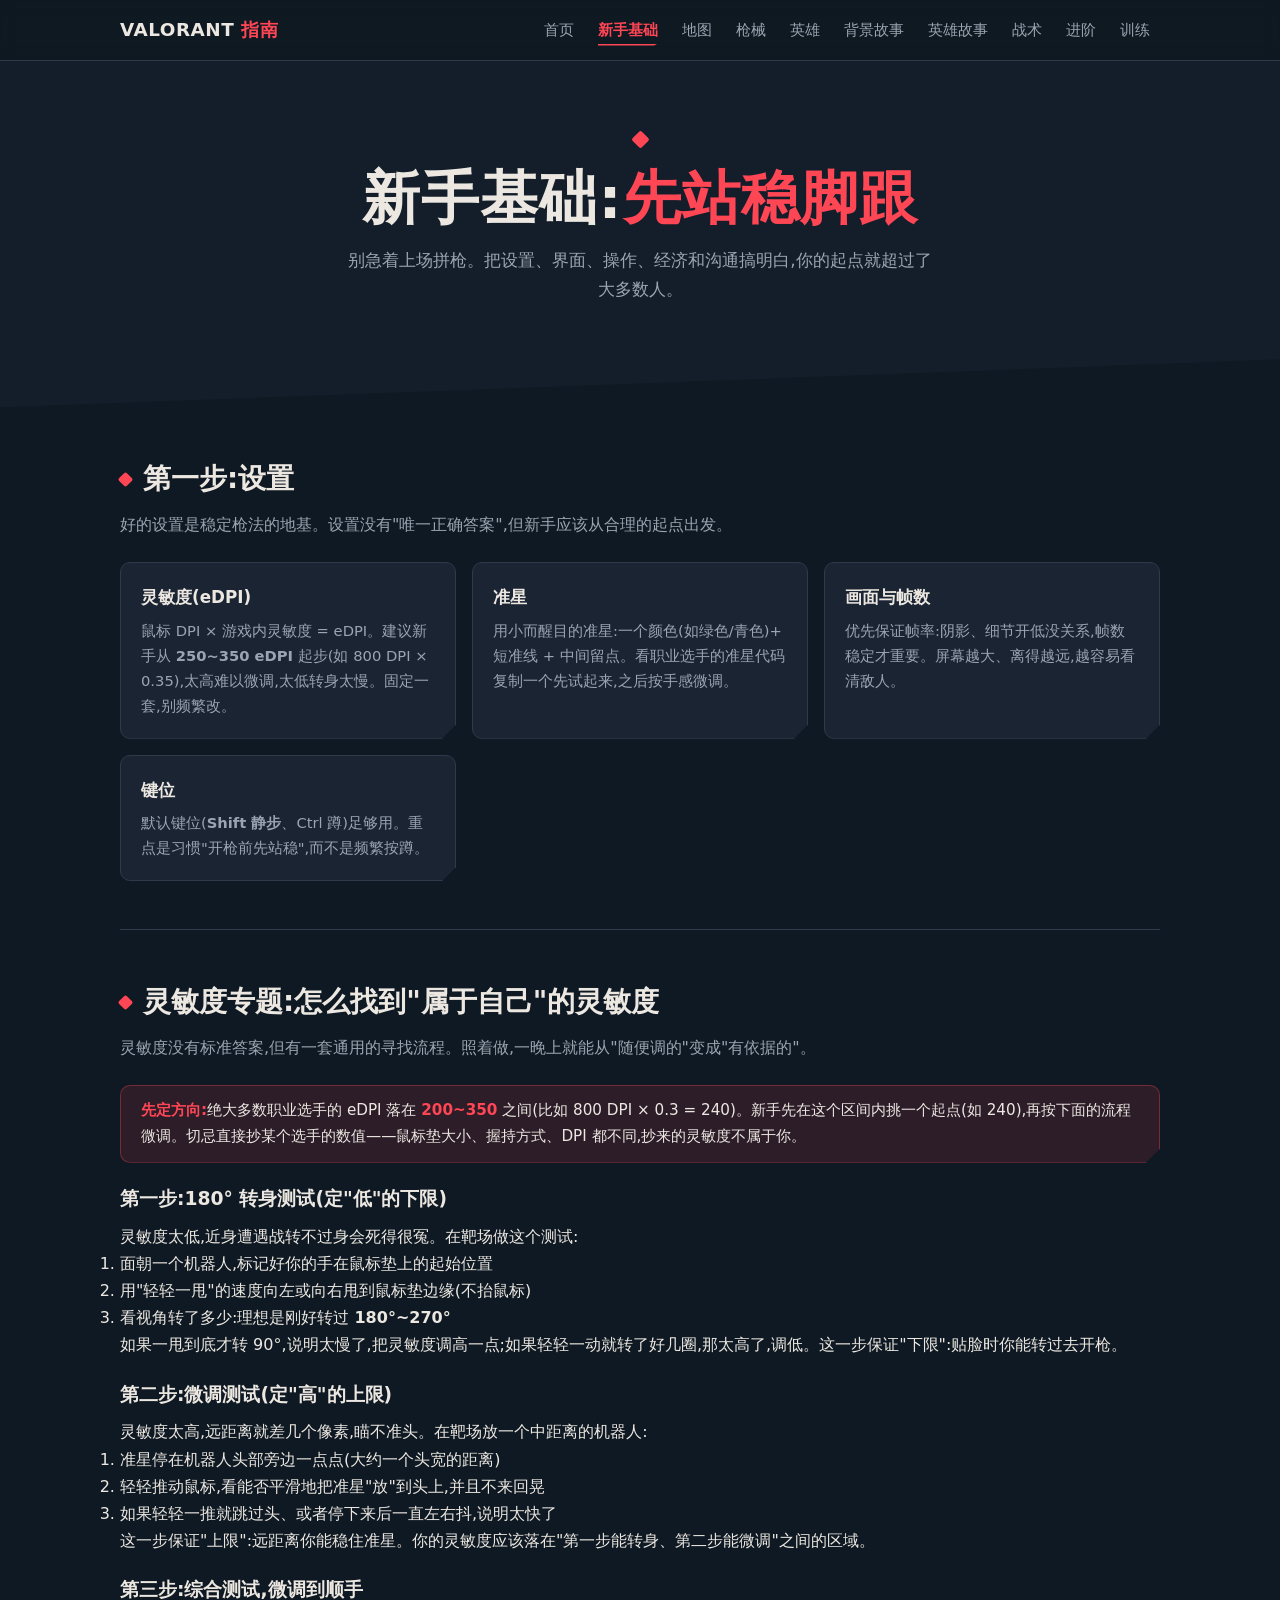
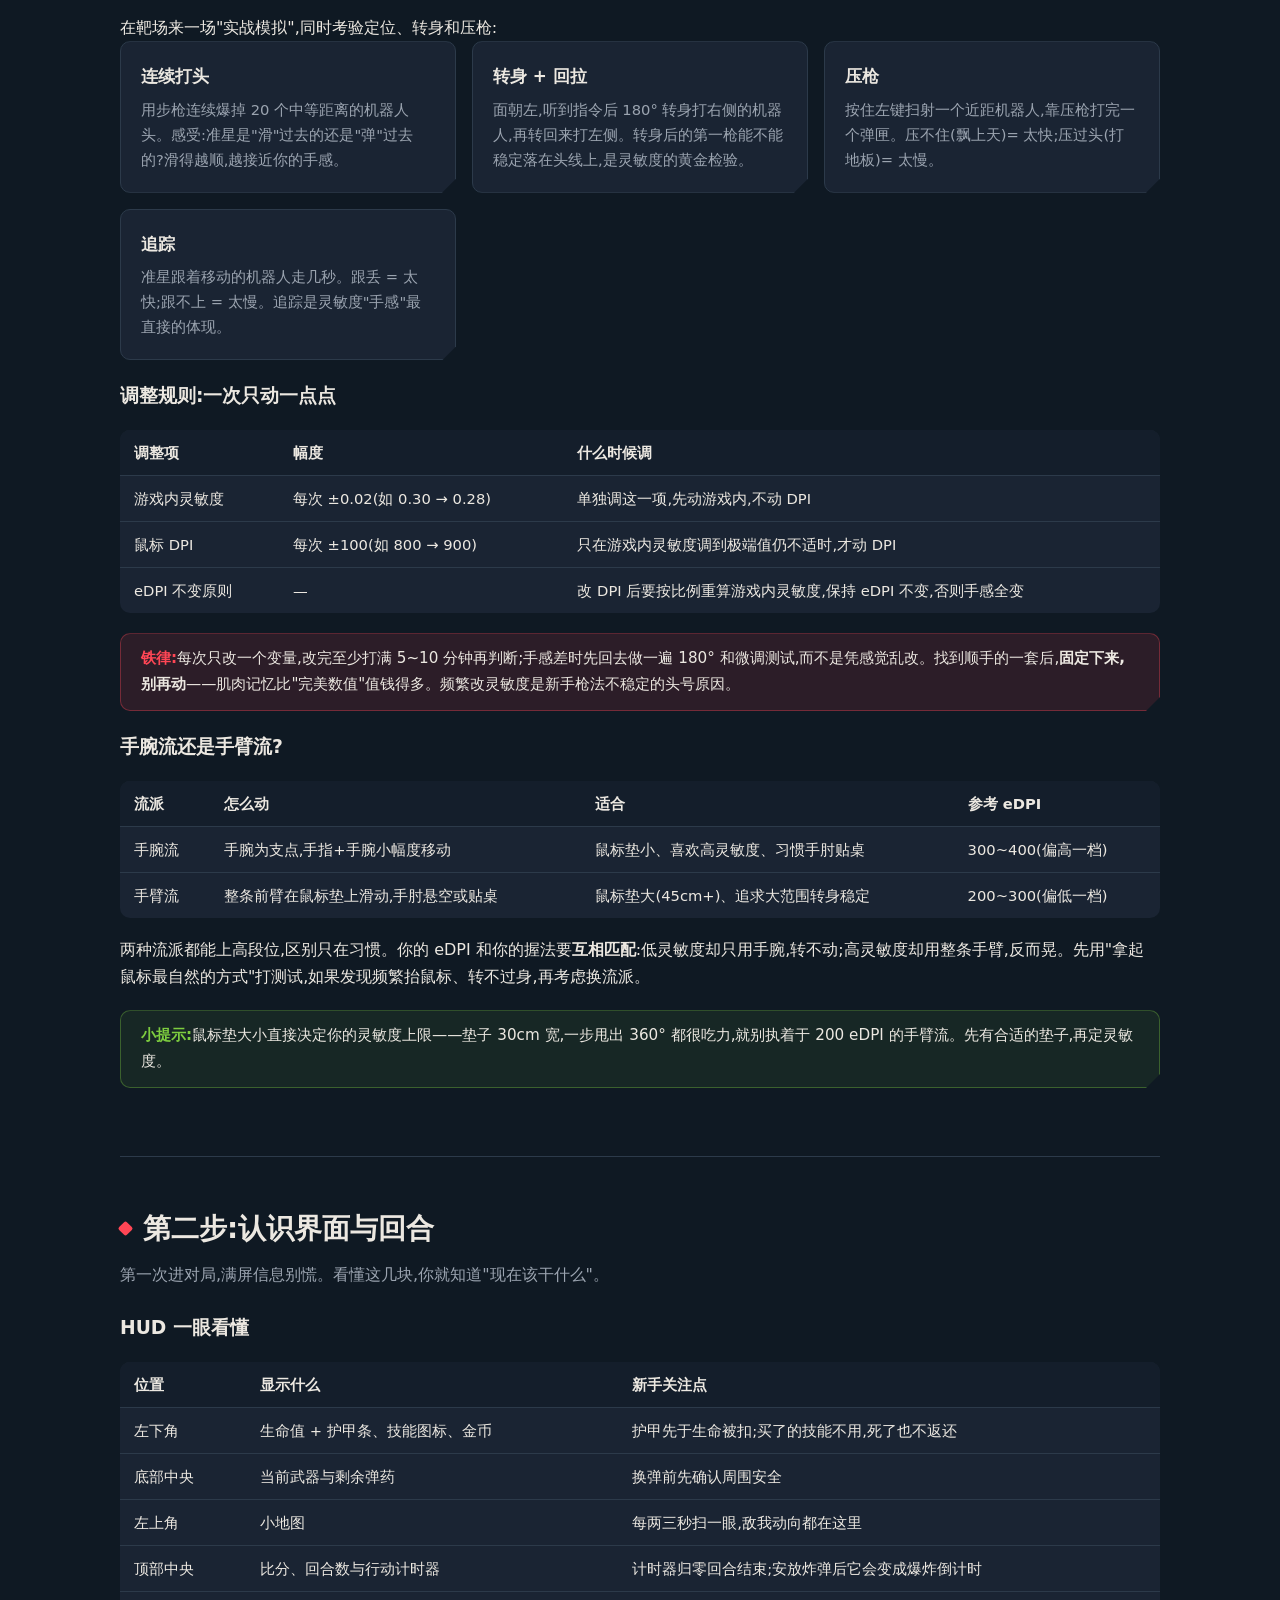
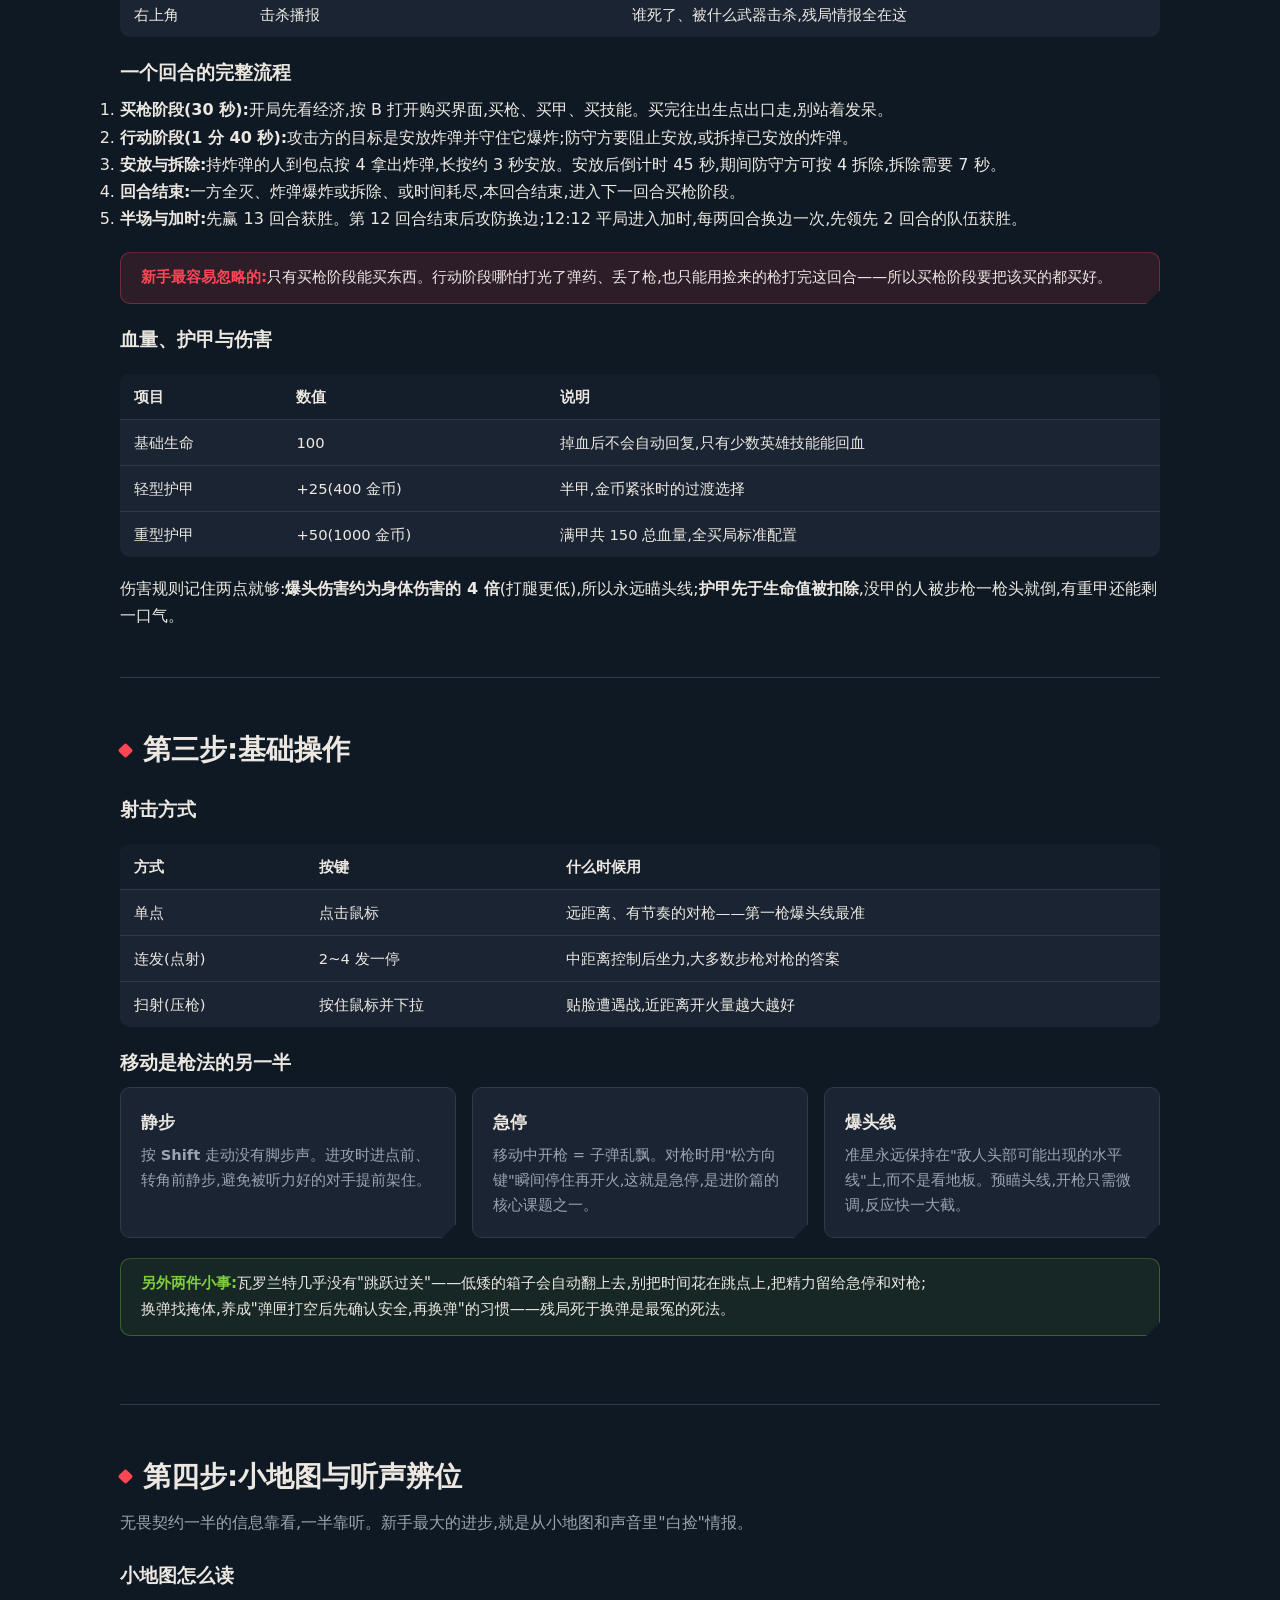
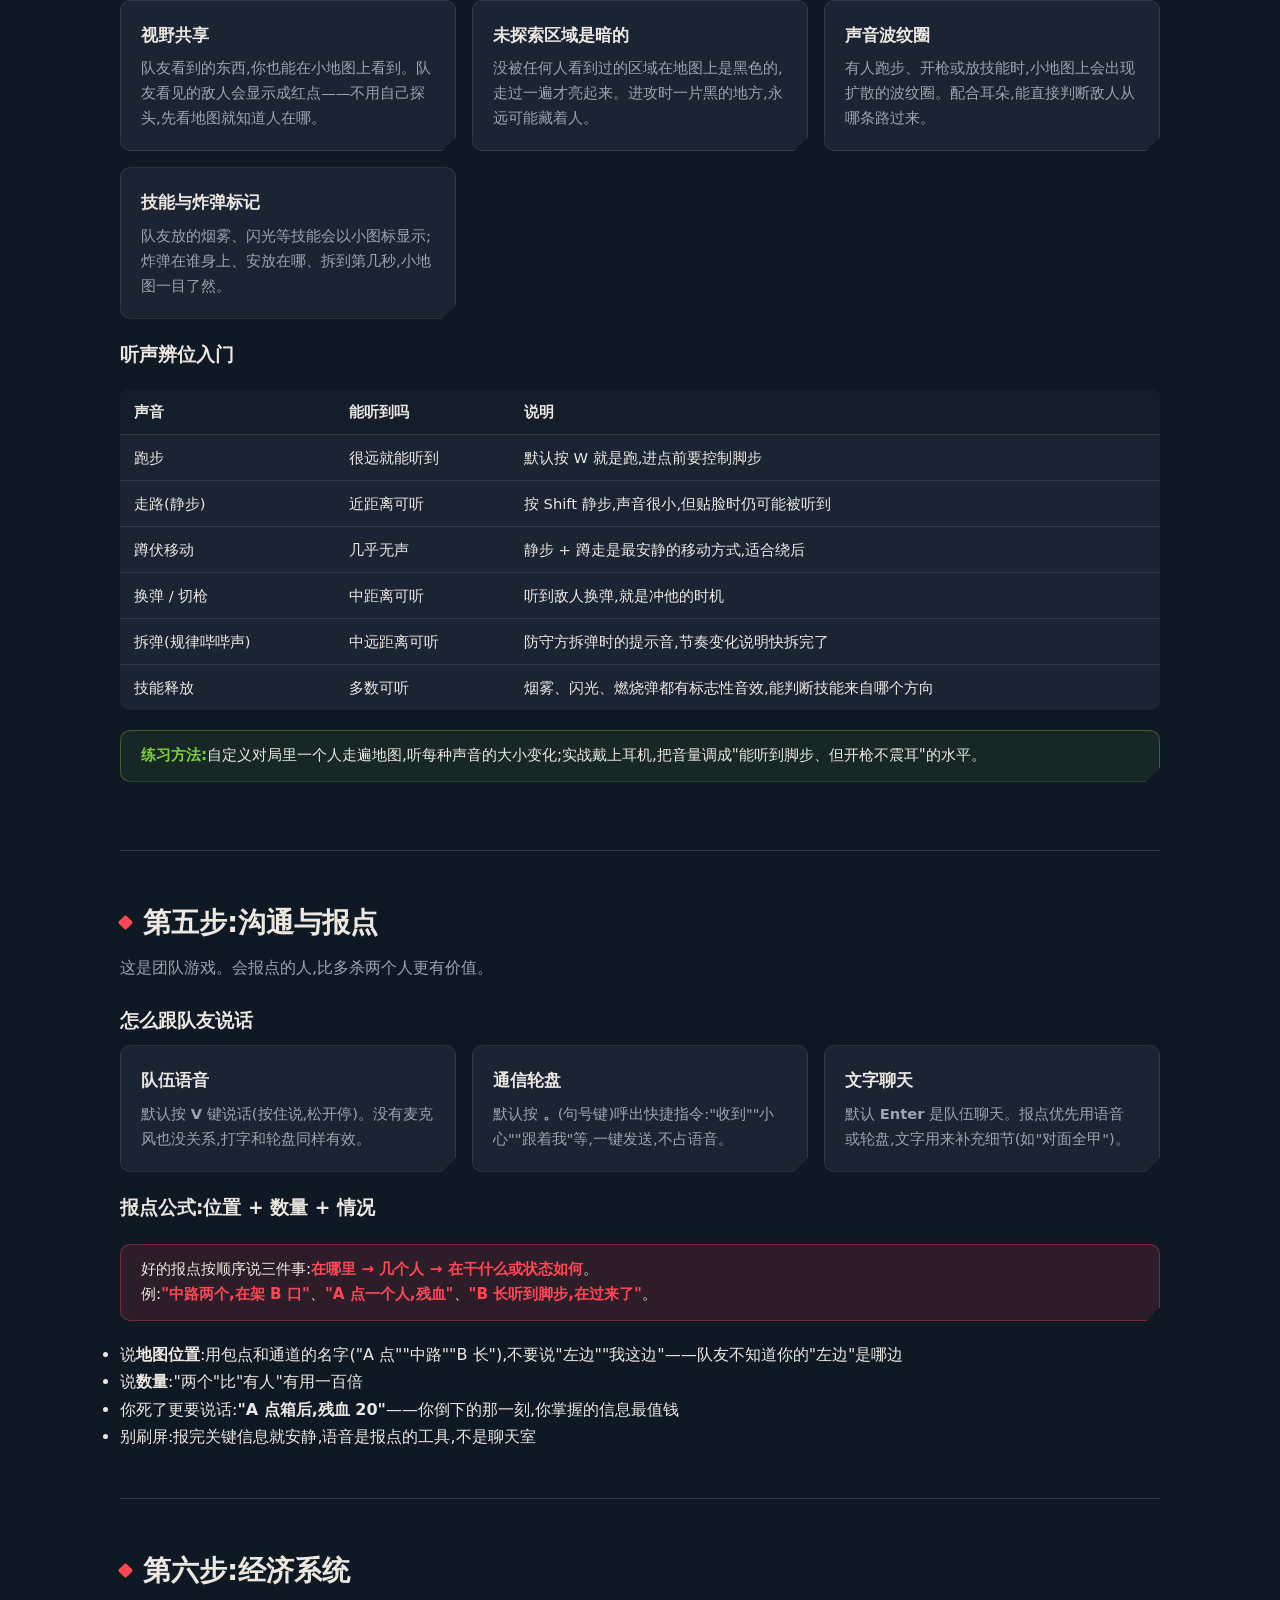
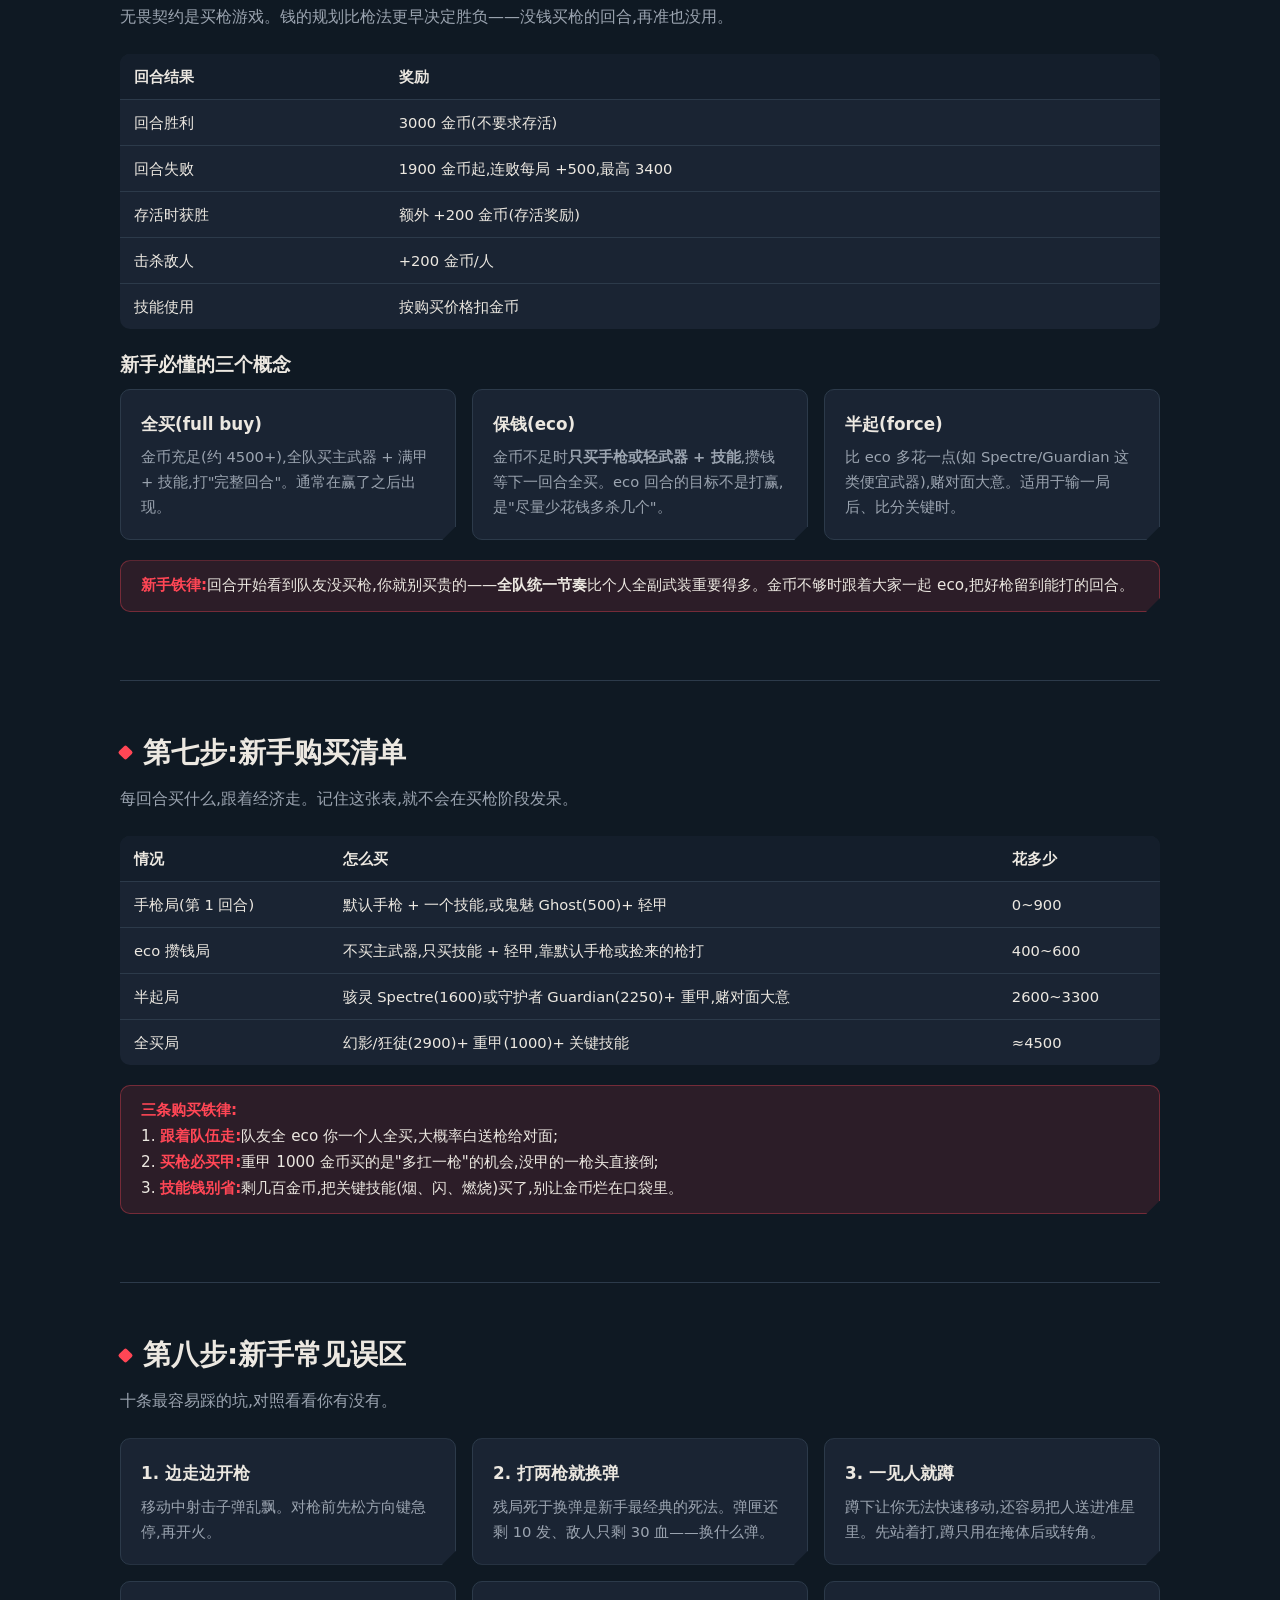
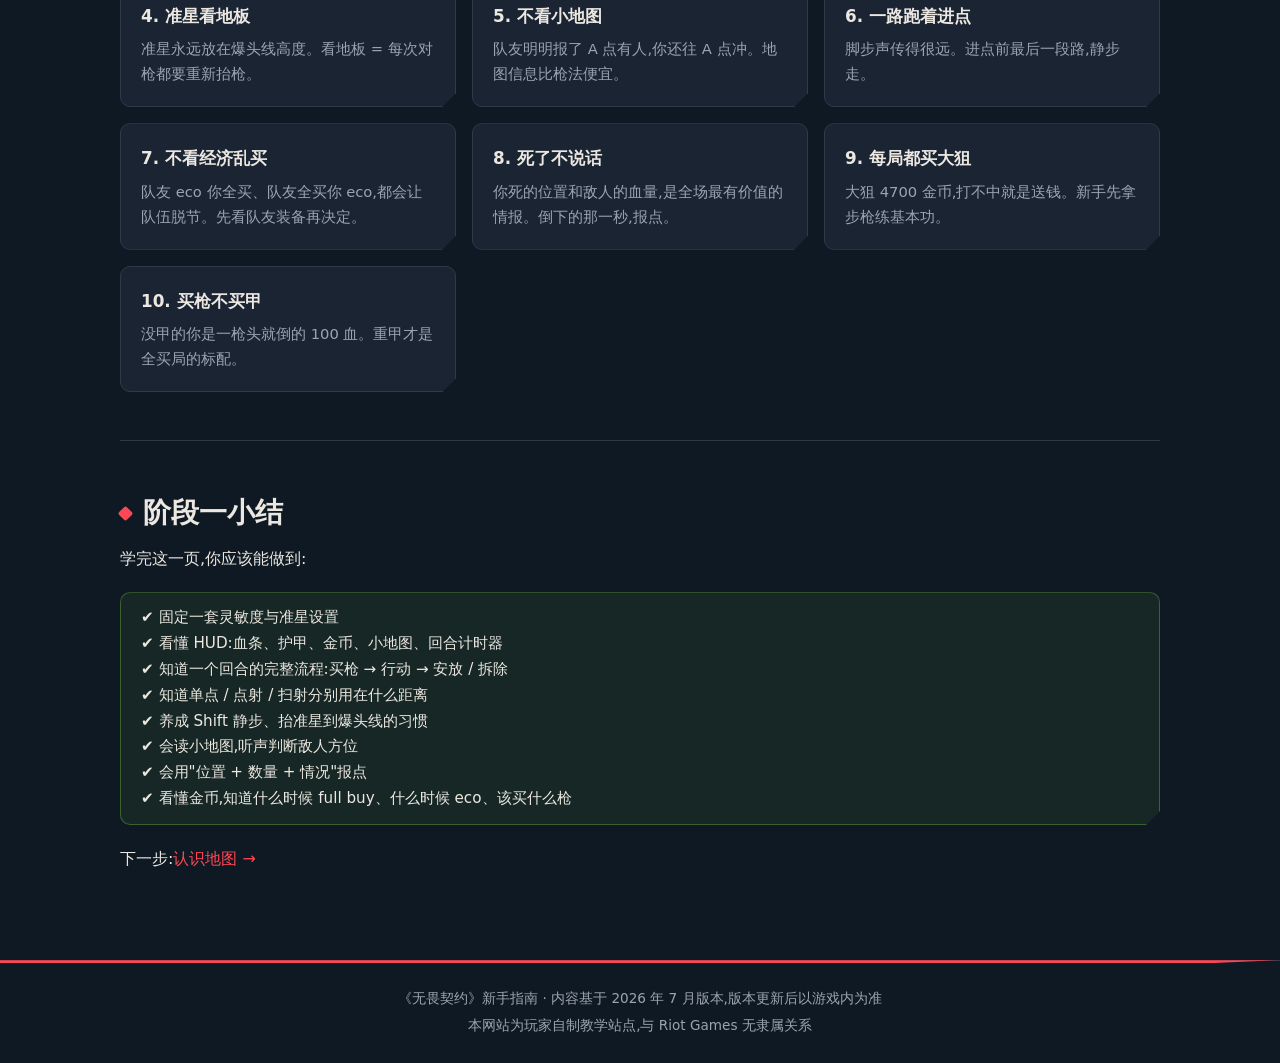
<file: basics.html>
<!DOCTYPE html>
<html lang="zh-CN">
<head>
  <meta charset="UTF-8">
  <meta name="viewport" content="width=device-width, initial-scale=1.0">
  <title>新手基础 — 无畏契约新手指南</title>
  <meta name="description" content="无畏契约新手基础:灵敏度与准星设置、认识界面与回合流程、基础操作、小地图与听声辨位、沟通报点、经济系统与购买清单、新手常见误区。">
  <meta property="og:type" content="website">
  <meta property="og:site_name" content="无畏契约新手指南">
  <meta property="og:title" content="新手基础 — 无畏契约新手指南">
  <meta property="og:description" content="灵敏度与准星设置、回合流程、基础操作、小地图、报点、经济系统与新手常见误区。">
  <meta property="og:url" content="https://yxtman.github.io/git/basics.html">
  <meta property="og:locale" content="zh_CN">
  <meta name="twitter:card" content="summary">
  <link rel="canonical" href="https://yxtman.github.io/git/basics.html">
  <link rel="stylesheet" href="css/style.css">
</head>
<body>

<header class="site-header">
  <div class="container header-inner">
    <a href="index.html" class="logo">VALORANT<span> 指南</span></a>
    <button type="button" class="nav-toggle" id="navToggle" aria-label="打开菜单" aria-controls="siteNav" aria-expanded="false">☰</button>
    <nav class="site-nav" id="siteNav" aria-label="主导航">
      <a href="index.html">首页</a>
      <a href="basics.html" class="active" aria-current="page">新手基础</a>
      <a href="maps.html">地图</a>
      <a href="weapons.html">枪械</a>
      <a href="agents.html">英雄</a>
      <a href="lore.html">背景故事</a>
      <a href="stories.html">英雄故事</a>
      <a href="tactics.html">战术</a>
      <a href="advanced.html">进阶</a>
      <a href="training.html">训练</a>
    </nav>
  </div>
</header>

<section class="hero">
  <div class="container">
    <h1>新手基础:<em>先站稳脚跟</em></h1>
    <p>别急着上场拼枪。把设置、界面、操作、经济和沟通搞明白,你的起点就超过了大多数人。</p>
  </div>
</section>

<main class="container">

  <section class="section">
    <h2 class="section-title">第一步:设置</h2>
    <p class="section-desc">好的设置是稳定枪法的地基。设置没有"唯一正确答案",但新手应该从合理的起点出发。</p>

    <div class="grid">
      <div class="card">
        <h3>灵敏度(eDPI)</h3>
        <p>鼠标 DPI × 游戏内灵敏度 = eDPI。建议新手从 <strong>250~350 eDPI</strong> 起步(如 800 DPI × 0.35),太高难以微调,太低转身太慢。固定一套,别频繁改。</p>
      </div>
      <div class="card">
        <h3>准星</h3>
        <p>用小而醒目的准星:一个颜色(如绿色/青色)+ 短准线 + 中间留点。看职业选手的准星代码复制一个先试起来,之后按手感微调。</p>
      </div>
      <div class="card">
        <h3>画面与帧数</h3>
        <p>优先保证帧率:阴影、细节开低没关系,帧数稳定才重要。屏幕越大、离得越远,越容易看清敌人。</p>
      </div>
      <div class="card">
        <h3>键位</h3>
        <p>默认键位(<strong>Shift 静步</strong>、Ctrl 蹲)足够用。重点是习惯"开枪前先站稳",而不是频繁按蹲。</p>
      </div>
    </div>
  </section>

  <section class="section">
    <h2 class="section-title">灵敏度专题:怎么找到"属于自己"的灵敏度</h2>
    <p class="section-desc">灵敏度没有标准答案,但有一套通用的寻找流程。照着做,一晚上就能从"随便调的"变成"有依据的"。</p>

    <div class="callout">
      <strong>先定方向:</strong>绝大多数职业选手的 eDPI 落在 <strong>200~350</strong> 之间(比如 800 DPI × 0.3 = 240)。新手先在这个区间内挑一个起点(如 240),再按下面的流程微调。切忌直接抄某个选手的数值——鼠标垫大小、握持方式、DPI 都不同,抄来的灵敏度不属于你。
    </div>

    <h3 class="subhead">第一步:180° 转身测试(定"低"的下限)</h3>
    <p>灵敏度太低,近身遭遇战转不过身会死得很冤。在靶场做这个测试:</p>
    <ol>
      <li>面朝一个机器人,标记好你的手在鼠标垫上的起始位置</li>
      <li>用"轻轻一甩"的速度向左或向右甩到鼠标垫边缘(不抬鼠标)</li>
      <li>看视角转了多少:理想是刚好转过 <strong>180°~270°</strong></li>
    </ol>
    <p>如果一甩到底才转 90°,说明太慢了,把灵敏度调高一点;如果轻轻一动就转了好几圈,那太高了,调低。这一步保证"下限":贴脸时你能转过去开枪。</p>

    <h3 class="subhead">第二步:微调测试(定"高"的上限)</h3>
    <p>灵敏度太高,远距离就差几个像素,瞄不准头。在靶场放一个中距离的机器人:</p>
    <ol>
      <li>准星停在机器人头部旁边一点点(大约一个头宽的距离)</li>
      <li>轻轻推动鼠标,看能否平滑地把准星"放"到头上,并且不来回晃</li>
      <li>如果轻轻一推就跳过头、或者停下来后一直左右抖,说明太快了</li>
    </ol>
    <p>这一步保证"上限":远距离你能稳住准星。你的灵敏度应该落在"第一步能转身、第二步能微调"之间的区域。</p>

    <h3 class="subhead">第三步:综合测试,微调到顺手</h3>
    <p>在靶场来一场"实战模拟",同时考验定位、转身和压枪:</p>
    <div class="grid">
      <div class="card">
        <h3>连续打头</h3>
        <p>用步枪连续爆掉 20 个中等距离的机器人头。感受:准星是"滑"过去的还是"弹"过去的?滑得越顺,越接近你的手感。</p>
      </div>
      <div class="card">
        <h3>转身 + 回拉</h3>
        <p>面朝左,听到指令后 180° 转身打右侧的机器人,再转回来打左侧。转身后的第一枪能不能稳定落在头线上,是灵敏度的黄金检验。</p>
      </div>
      <div class="card">
        <h3>压枪</h3>
        <p>按住左键扫射一个近距机器人,靠压枪打完一个弹匣。压不住(飘上天)= 太快;压过头(打地板)= 太慢。</p>
      </div>
      <div class="card">
        <h3>追踪</h3>
        <p>准星跟着移动的机器人走几秒。跟丢 = 太快;跟不上 = 太慢。追踪是灵敏度"手感"最直接的体现。</p>
      </div>
    </div>

    <h3 class="subhead">调整规则:一次只动一点点</h3>
    <div class="table-wrap">
      <table>
        <thead>
          <tr><th>调整项</th><th>幅度</th><th>什么时候调</th></tr>
        </thead>
        <tbody>
          <tr><td>游戏内灵敏度</td><td>每次 ±0.02(如 0.30 → 0.28)</td><td>单独调这一项,先动游戏内,不动 DPI</td></tr>
          <tr><td>鼠标 DPI</td><td>每次 ±100(如 800 → 900)</td><td>只在游戏内灵敏度调到极端值仍不适时,才动 DPI</td></tr>
          <tr><td>eDPI 不变原则</td><td>—</td><td>改 DPI 后要按比例重算游戏内灵敏度,保持 eDPI 不变,否则手感全变</td></tr>
        </tbody>
      </table>
    </div>

    <div class="callout">
      <strong>铁律:</strong>每次只改一个变量,改完至少打满 5~10 分钟再判断;手感差时先回去做一遍 180° 和微调测试,而不是凭感觉乱改。找到顺手的一套后,<b>固定下来,别再动</b>——肌肉记忆比"完美数值"值钱得多。频繁改灵敏度是新手枪法不稳定的头号原因。
    </div>

    <h3 class="subhead">手腕流还是手臂流?</h3>
    <div class="table-wrap">
      <table>
        <thead>
          <tr><th>流派</th><th>怎么动</th><th>适合</th><th>参考 eDPI</th></tr>
        </thead>
        <tbody>
          <tr><td>手腕流</td><td>手腕为支点,手指+手腕小幅度移动</td><td>鼠标垫小、喜欢高灵敏度、习惯手肘贴桌</td><td>300~400(偏高一档)</td></tr>
          <tr><td>手臂流</td><td>整条前臂在鼠标垫上滑动,手肘悬空或贴桌</td><td>鼠标垫大(45cm+)、追求大范围转身稳定</td><td>200~300(偏低一档)</td></tr>
        </tbody>
      </table>
    </div>
    <p>两种流派都能上高段位,区别只在习惯。你的 eDPI 和你的握法要<b>互相匹配</b>:低灵敏度却只用手腕,转不动;高灵敏度却用整条手臂,反而晃。先用"拿起鼠标最自然的方式"打测试,如果发现频繁抬鼠标、转不过身,再考虑换流派。</p>

    <div class="callout tip">
      <strong>小提示:</strong>鼠标垫大小直接决定你的灵敏度上限——垫子 30cm 宽,一步甩出 360° 都很吃力,就别执着于 200 eDPI 的手臂流。先有合适的垫子,再定灵敏度。
    </div>
  </section>

  <section class="section">
    <h2 class="section-title">第二步:认识界面与回合</h2>
    <p class="section-desc">第一次进对局,满屏信息别慌。看懂这几块,你就知道"现在该干什么"。</p>

    <h3 class="subhead">HUD 一眼看懂</h3>
    <div class="table-wrap">
      <table>
        <thead><tr><th>位置</th><th>显示什么</th><th>新手关注点</th></tr></thead>
        <tbody>
          <tr><td>左下角</td><td>生命值 + 护甲条、技能图标、金币</td><td>护甲先于生命被扣;买了的技能不用,死了也不返还</td></tr>
          <tr><td>底部中央</td><td>当前武器与剩余弹药</td><td>换弹前先确认周围安全</td></tr>
          <tr><td>左上角</td><td>小地图</td><td>每两三秒扫一眼,敌我动向都在这里</td></tr>
          <tr><td>顶部中央</td><td>比分、回合数与行动计时器</td><td>计时器归零回合结束;安放炸弹后它会变成爆炸倒计时</td></tr>
          <tr><td>右上角</td><td>击杀播报</td><td>谁死了、被什么武器击杀,残局情报全在这</td></tr>
        </tbody>
      </table>
    </div>

    <h3 class="subhead">一个回合的完整流程</h3>
    <ol>
      <li><strong>买枪阶段(30 秒):</strong>开局先看经济,按 B 打开购买界面,买枪、买甲、买技能。买完往出生点出口走,别站着发呆。</li>
      <li><strong>行动阶段(1 分 40 秒):</strong>攻击方的目标是安放炸弹并守住它爆炸;防守方要阻止安放,或拆掉已安放的炸弹。</li>
      <li><strong>安放与拆除:</strong>持炸弹的人到包点按 4 拿出炸弹,长按约 3 秒安放。安放后倒计时 45 秒,期间防守方可按 4 拆除,拆除需要 7 秒。</li>
      <li><strong>回合结束:</strong>一方全灭、炸弹爆炸或拆除、或时间耗尽,本回合结束,进入下一回合买枪阶段。</li>
      <li><strong>半场与加时:</strong>先赢 13 回合获胜。第 12 回合结束后攻防换边;12:12 平局进入加时,每两回合换边一次,先领先 2 回合的队伍获胜。</li>
    </ol>
    <div class="callout">
      <strong>新手最容易忽略的:</strong>只有买枪阶段能买东西。行动阶段哪怕打光了弹药、丢了枪,也只能用捡来的枪打完这回合——所以买枪阶段要把该买的都买好。
    </div>

    <h3 class="subhead">血量、护甲与伤害</h3>
    <div class="table-wrap">
      <table>
        <thead><tr><th>项目</th><th>数值</th><th>说明</th></tr></thead>
        <tbody>
          <tr><td>基础生命</td><td>100</td><td>掉血后不会自动回复,只有少数英雄技能能回血</td></tr>
          <tr><td>轻型护甲</td><td>+25(400 金币)</td><td>半甲,金币紧张时的过渡选择</td></tr>
          <tr><td>重型护甲</td><td>+50(1000 金币)</td><td>满甲共 150 总血量,全买局标准配置</td></tr>
        </tbody>
      </table>
    </div>
    <p>伤害规则记住两点就够:<strong>爆头伤害约为身体伤害的 4 倍</strong>(打腿更低),所以永远瞄头线;<strong>护甲先于生命值被扣除</strong>,没甲的人被步枪一枪头就倒,有重甲还能剩一口气。</p>
  </section>

  <section class="section">
    <h2 class="section-title">第三步:基础操作</h2>

    <h3 class="subhead">射击方式</h3>
    <div class="table-wrap">
      <table>
        <thead>
          <tr><th>方式</th><th>按键</th><th>什么时候用</th></tr>
        </thead>
        <tbody>
          <tr><td>单点</td><td>点击鼠标</td><td>远距离、有节奏的对枪——第一枪爆头线最准</td></tr>
          <tr><td>连发(点射)</td><td>2~4 发一停</td><td>中距离控制后坐力,大多数步枪对枪的答案</td></tr>
          <tr><td>扫射(压枪)</td><td>按住鼠标并下拉</td><td>贴脸遭遇战,近距离开火量越大越好</td></tr>
        </tbody>
      </table>
    </div>

    <h3 class="subhead">移动是枪法的另一半</h3>
    <div class="grid">
      <div class="card">
        <h3>静步</h3>
        <p>按 <strong>Shift</strong> 走动没有脚步声。进攻时进点前、转角前静步,避免被听力好的对手提前架住。</p>
      </div>
      <div class="card">
        <h3>急停</h3>
        <p>移动中开枪 = 子弹乱飘。对枪时用"松方向键"瞬间停住再开火,这就是急停,是进阶篇的核心课题之一。</p>
      </div>
      <div class="card">
        <h3>爆头线</h3>
        <p>准星永远保持在"敌人头部可能出现的水平线"上,而不是看地板。预瞄头线,开枪只需微调,反应快一大截。</p>
      </div>
    </div>
    <div class="callout tip">
      <strong>另外两件小事:</strong>瓦罗兰特几乎没有"跳跃过关"——低矮的箱子会自动翻上去,别把时间花在跳点上,把精力留给急停和对枪;<br>
      换弹找掩体,养成"弹匣打空后先确认安全,再换弹"的习惯——残局死于换弹是最冤的死法。
    </div>
  </section>

  <section class="section">
    <h2 class="section-title">第四步:小地图与听声辨位</h2>
    <p class="section-desc">无畏契约一半的信息靠看,一半靠听。新手最大的进步,就是从小地图和声音里"白捡"情报。</p>

    <h3 class="subhead">小地图怎么读</h3>
    <div class="grid">
      <div class="card">
        <h3>视野共享</h3>
        <p>队友看到的东西,你也能在小地图上看到。队友看见的敌人会显示成红点——不用自己探头,先看地图就知道人在哪。</p>
      </div>
      <div class="card">
        <h3>未探索区域是暗的</h3>
        <p>没被任何人看到过的区域在地图上是黑色的,走过一遍才亮起来。进攻时一片黑的地方,永远可能藏着人。</p>
      </div>
      <div class="card">
        <h3>声音波纹圈</h3>
        <p>有人跑步、开枪或放技能时,小地图上会出现扩散的波纹圈。配合耳朵,能直接判断敌人从哪条路过来。</p>
      </div>
      <div class="card">
        <h3>技能与炸弹标记</h3>
        <p>队友放的烟雾、闪光等技能会以小图标显示;炸弹在谁身上、安放在哪、拆到第几秒,小地图一目了然。</p>
      </div>
    </div>

    <h3 class="subhead">听声辨位入门</h3>
    <div class="table-wrap">
      <table>
        <thead><tr><th>声音</th><th>能听到吗</th><th>说明</th></tr></thead>
        <tbody>
          <tr><td>跑步</td><td>很远就能听到</td><td>默认按 W 就是跑,进点前要控制脚步</td></tr>
          <tr><td>走路(静步)</td><td>近距离可听</td><td>按 Shift 静步,声音很小,但贴脸时仍可能被听到</td></tr>
          <tr><td>蹲伏移动</td><td>几乎无声</td><td>静步 + 蹲走是最安静的移动方式,适合绕后</td></tr>
          <tr><td>换弹 / 切枪</td><td>中距离可听</td><td>听到敌人换弹,就是冲他的时机</td></tr>
          <tr><td>拆弹(规律哔哔声)</td><td>中远距离可听</td><td>防守方拆弹时的提示音,节奏变化说明快拆完了</td></tr>
          <tr><td>技能释放</td><td>多数可听</td><td>烟雾、闪光、燃烧弹都有标志性音效,能判断技能来自哪个方向</td></tr>
        </tbody>
      </table>
    </div>
    <div class="callout tip">
      <strong>练习方法:</strong>自定义对局里一个人走遍地图,听每种声音的大小变化;实战戴上耳机,把音量调成"能听到脚步、但开枪不震耳"的水平。
    </div>
  </section>

  <section class="section">
    <h2 class="section-title">第五步:沟通与报点</h2>
    <p class="section-desc">这是团队游戏。会报点的人,比多杀两个人更有价值。</p>

    <h3 class="subhead">怎么跟队友说话</h3>
    <div class="grid">
      <div class="card">
        <h3>队伍语音</h3>
        <p>默认按 <strong>V</strong> 键说话(按住说,松开停)。没有麦克风也没关系,打字和轮盘同样有效。</p>
      </div>
      <div class="card">
        <h3>通信轮盘</h3>
        <p>默认按 <strong>。</strong>(句号键)呼出快捷指令:"收到""小心""跟着我"等,一键发送,不占语音。</p>
      </div>
      <div class="card">
        <h3>文字聊天</h3>
        <p>默认 <strong>Enter</strong> 是队伍聊天。报点优先用语音或轮盘,文字用来补充细节(如"对面全甲")。</p>
      </div>
    </div>

    <h3 class="subhead">报点公式:位置 + 数量 + 情况</h3>
    <div class="callout">
      好的报点按顺序说三件事:<strong>在哪里 → 几个人 → 在干什么或状态如何</strong>。<br>
      例:<strong>"中路两个,在架 B 口"</strong>、<strong>"A 点一个人,残血"</strong>、<strong>"B 长听到脚步,在过来了"</strong>。
    </div>
    <ul>
      <li>说<strong>地图位置</strong>:用包点和通道的名字("A 点""中路""B 长"),不要说"左边""我这边"——队友不知道你的"左边"是哪边</li>
      <li>说<strong>数量</strong>:"两个"比"有人"有用一百倍</li>
      <li>你死了更要说话:<strong>"A 点箱后,残血 20"</strong>——你倒下的那一刻,你掌握的信息最值钱</li>
      <li>别刷屏:报完关键信息就安静,语音是报点的工具,不是聊天室</li>
    </ul>
  </section>

  <section class="section">
    <h2 class="section-title">第六步:经济系统</h2>
    <p class="section-desc">无畏契约是买枪游戏。钱的规划比枪法更早决定胜负——没钱买枪的回合,再准也没用。</p>

    <div class="table-wrap">
      <table>
        <thead>
          <tr><th>回合结果</th><th>奖励</th></tr>
        </thead>
        <tbody>
          <tr><td>回合胜利</td><td>3000 金币(不要求存活)</td></tr>
          <tr><td>回合失败</td><td>1900 金币起,连败每局 +500,最高 3400</td></tr>
          <tr><td>存活时获胜</td><td>额外 +200 金币(存活奖励)</td></tr>
          <tr><td>击杀敌人</td><td>+200 金币/人</td></tr>
          <tr><td>技能使用</td><td>按购买价格扣金币</td></tr>
        </tbody>
      </table>
    </div>

    <h3 class="subhead">新手必懂的三个概念</h3>
    <div class="grid">
      <div class="card">
        <h3>全买(full buy)</h3>
        <p>金币充足(约 4500+),全队买主武器 + 满甲 + 技能,打"完整回合"。通常在赢了之后出现。</p>
      </div>
      <div class="card">
        <h3>保钱(eco)</h3>
        <p>金币不足时<b>只买手枪或轻武器 + 技能</b>,攒钱等下一回合全买。eco 回合的目标不是打赢,是"尽量少花钱多杀几个"。</p>
      </div>
      <div class="card">
        <h3>半起(force)</h3>
        <p>比 eco 多花一点(如 Spectre/Guardian 这类便宜武器),赌对面大意。适用于输一局后、比分关键时。</p>
      </div>
    </div>

    <div class="callout">
      <strong>新手铁律:</strong>回合开始看到队友没买枪,你就别买贵的——<b>全队统一节奏</b>比个人全副武装重要得多。金币不够时跟着大家一起 eco,把好枪留到能打的回合。
    </div>
  </section>

  <section class="section">
    <h2 class="section-title">第七步:新手购买清单</h2>
    <p class="section-desc">每回合买什么,跟着经济走。记住这张表,就不会在买枪阶段发呆。</p>

    <div class="table-wrap">
      <table>
        <thead><tr><th>情况</th><th>怎么买</th><th>花多少</th></tr></thead>
        <tbody>
          <tr><td>手枪局(第 1 回合)</td><td>默认手枪 + 一个技能,或鬼魅 Ghost(500)+ 轻甲</td><td>0~900</td></tr>
          <tr><td>eco 攒钱局</td><td>不买主武器,只买技能 + 轻甲,靠默认手枪或捡来的枪打</td><td>400~600</td></tr>
          <tr><td>半起局</td><td>骇灵 Spectre(1600)或守护者 Guardian(2250)+ 重甲,赌对面大意</td><td>2600~3300</td></tr>
          <tr><td>全买局</td><td>幻影/狂徒(2900)+ 重甲(1000)+ 关键技能</td><td>≈4500</td></tr>
        </tbody>
      </table>
    </div>
    <div class="callout">
      <strong>三条购买铁律:</strong><br>
      1. <strong>跟着队伍走:</strong>队友全 eco 你一个人全买,大概率白送枪给对面;<br>
      2. <strong>买枪必买甲:</strong>重甲 1000 金币买的是"多扛一枪"的机会,没甲的一枪头直接倒;<br>
      3. <strong>技能钱别省:</strong>剩几百金币,把关键技能(烟、闪、燃烧)买了,别让金币烂在口袋里。
    </div>
  </section>

  <section class="section">
    <h2 class="section-title">第八步:新手常见误区</h2>
    <p class="section-desc">十条最容易踩的坑,对照看看你有没有。</p>
    <div class="grid">
      <div class="card"><h3>1. 边走边开枪</h3><p>移动中射击子弹乱飘。对枪前先松方向键急停,再开火。</p></div>
      <div class="card"><h3>2. 打两枪就换弹</h3><p>残局死于换弹是新手最经典的死法。弹匣还剩 10 发、敌人只剩 30 血——换什么弹。</p></div>
      <div class="card"><h3>3. 一见人就蹲</h3><p>蹲下让你无法快速移动,还容易把人送进准星里。先站着打,蹲只用在掩体后或转角。</p></div>
      <div class="card"><h3>4. 准星看地板</h3><p>准星永远放在爆头线高度。看地板 = 每次对枪都要重新抬枪。</p></div>
      <div class="card"><h3>5. 不看小地图</h3><p>队友明明报了 A 点有人,你还往 A 点冲。地图信息比枪法便宜。</p></div>
      <div class="card"><h3>6. 一路跑着进点</h3><p>脚步声传得很远。进点前最后一段路,静步走。</p></div>
      <div class="card"><h3>7. 不看经济乱买</h3><p>队友 eco 你全买、队友全买你 eco,都会让队伍脱节。先看队友装备再决定。</p></div>
      <div class="card"><h3>8. 死了不说话</h3><p>你死的位置和敌人的血量,是全场最有价值的情报。倒下的那一秒,报点。</p></div>
      <div class="card"><h3>9. 每局都买大狙</h3><p>大狙 4700 金币,打不中就是送钱。新手先拿步枪练基本功。</p></div>
      <div class="card"><h3>10. 买枪不买甲</h3><p>没甲的你是一枪头就倒的 100 血。重甲才是全买局的标配。</p></div>
    </div>
  </section>

  <section class="section">
    <h2 class="section-title">阶段一小结</h2>
    <p>学完这一页,你应该能做到:</p>
    <div class="callout tip">
      ✔ 固定一套灵敏度与准星设置<br>
      ✔ 看懂 HUD:血条、护甲、金币、小地图、回合计时器<br>
      ✔ 知道一个回合的完整流程:买枪 → 行动 → 安放 / 拆除<br>
      ✔ 知道单点 / 点射 / 扫射分别用在什么距离<br>
      ✔ 养成 Shift 静步、抬准星到爆头线的习惯<br>
      ✔ 会读小地图,听声判断敌人方位<br>
      ✔ 会用"位置 + 数量 + 情况"报点<br>
      ✔ 看懂金币,知道什么时候 full buy、什么时候 eco、该买什么枪
    </div>
    <p>下一步:<a href="maps.html">认识地图 →</a></p>
  </section>

</main>

<footer class="site-footer">
  <div class="container">
    <p>《无畏契约》新手指南 · 内容基于 2026 年 7 月版本,版本更新后以游戏内为准</p>
    <p>本网站为玩家自制教学站点,与 Riot Games 无隶属关系</p>
  </div>
</footer>

<script src="js/main.js"></script>
</body>
</html>
</file>
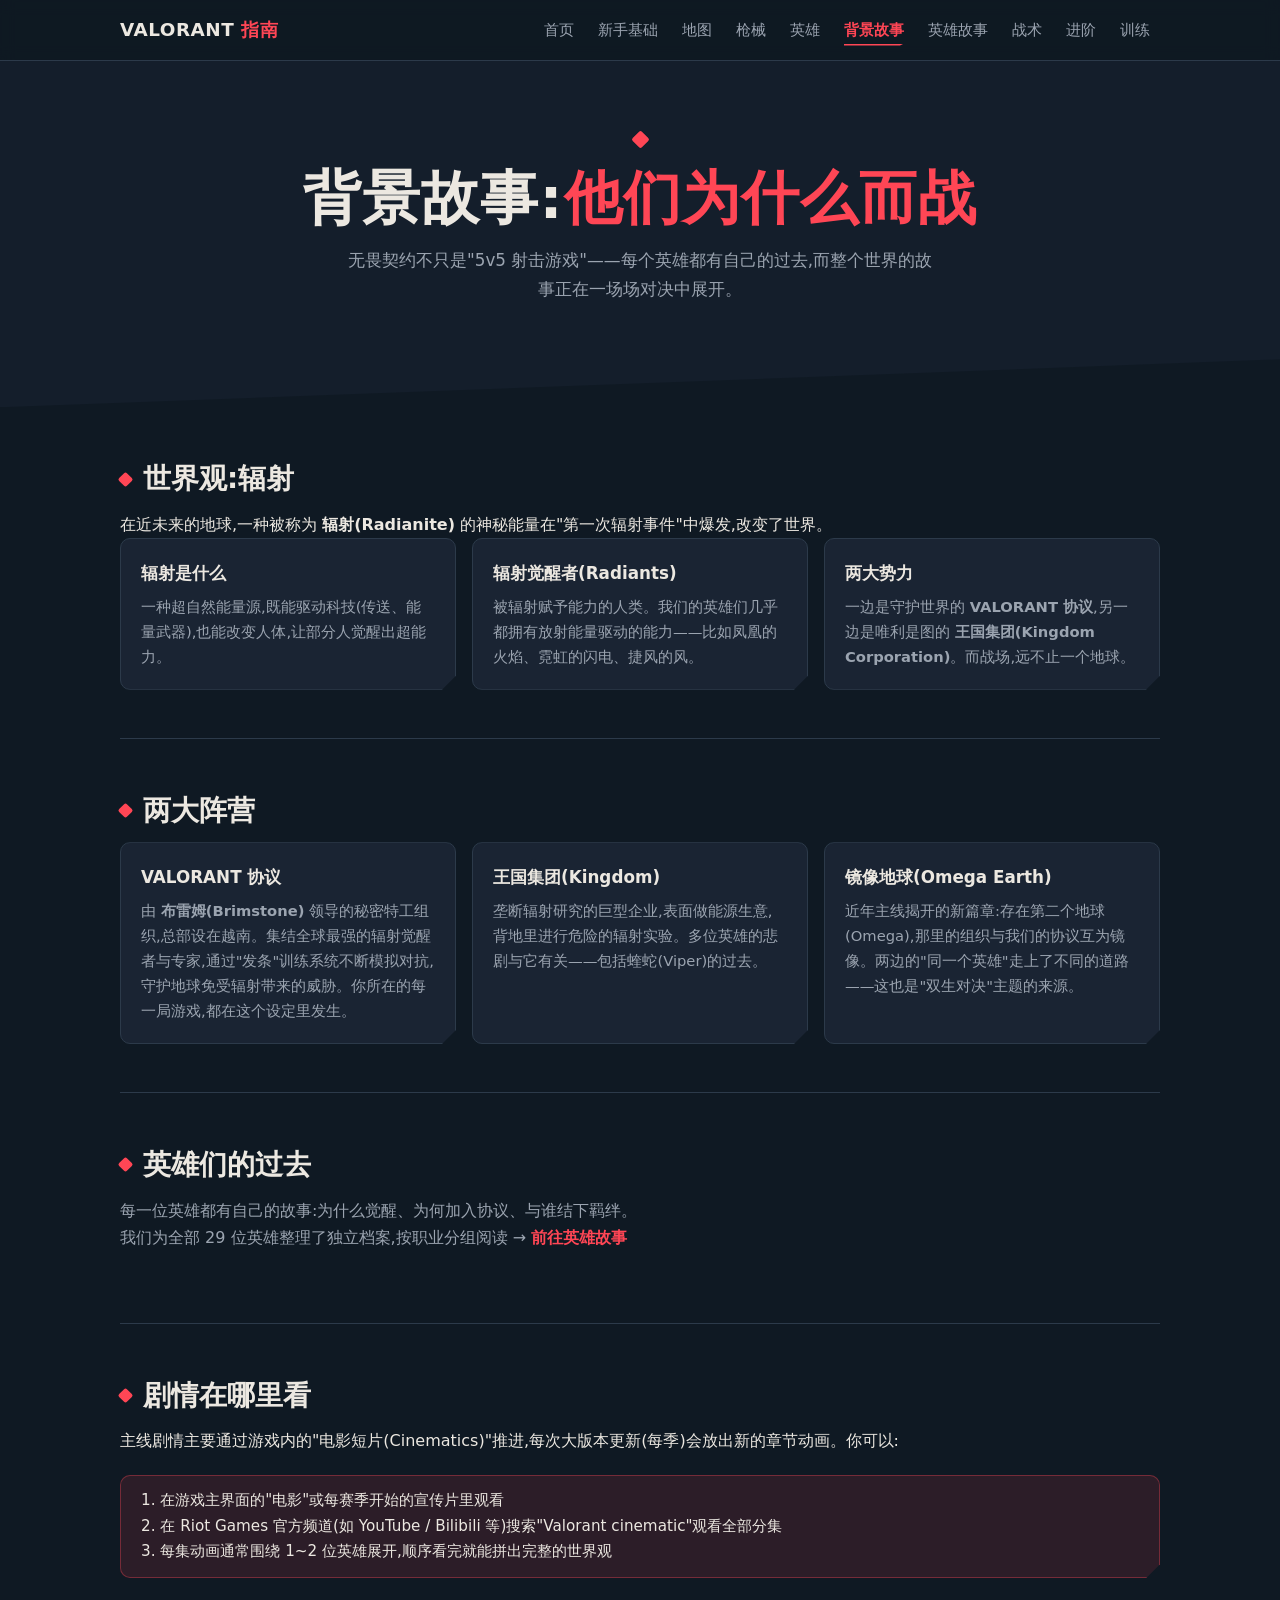
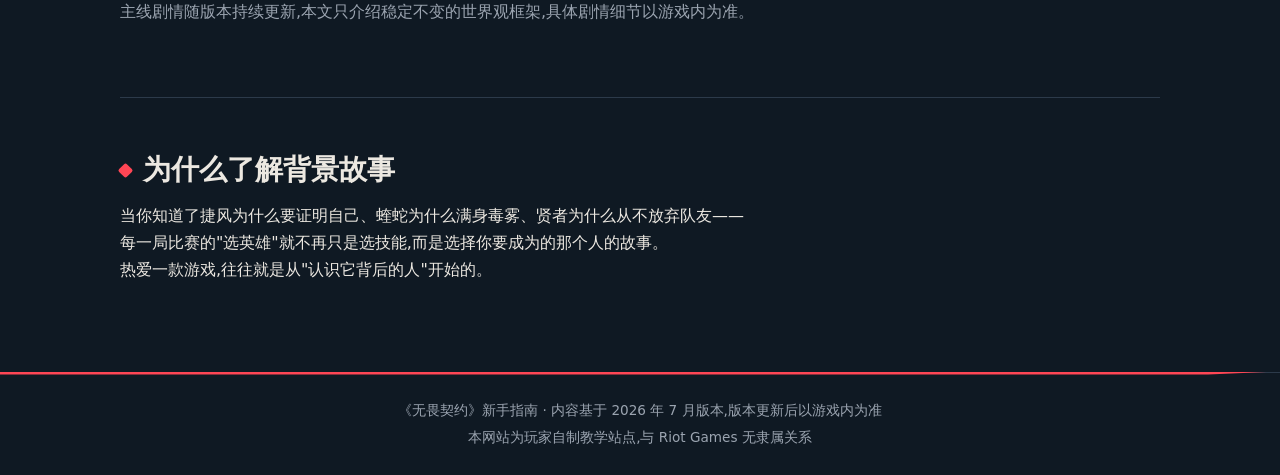
<file: lore.html>
<!DOCTYPE html>
<html lang="zh-CN">
<head>
  <meta charset="UTF-8">
  <meta name="viewport" content="width=device-width, initial-scale=1.0">
  <title>背景故事 — 无畏契约新手指南</title>
  <meta name="description" content="无畏契约世界观:辐射、VALORANT 协议、王国集团与镜像地球,以及代表英雄们的故事。">
  <meta property="og:type" content="website">
  <meta property="og:site_name" content="无畏契约新手指南">
  <meta property="og:title" content="背景故事 — 无畏契约新手指南">
  <meta property="og:description" content="辐射、VALORANT 协议、王国集团与镜像地球的故事。">
  <meta property="og:url" content="https://yxtman.github.io/git/lore.html">
  <meta property="og:locale" content="zh_CN">
  <meta name="twitter:card" content="summary">
  <link rel="canonical" href="https://yxtman.github.io/git/lore.html">
  <link rel="stylesheet" href="css/style.css">
</head>
<body>

<header class="site-header">
  <div class="container header-inner">
    <a href="index.html" class="logo">VALORANT<span> 指南</span></a>
    <button type="button" class="nav-toggle" id="navToggle" aria-label="打开菜单" aria-controls="siteNav" aria-expanded="false">☰</button>
    <nav class="site-nav" id="siteNav" aria-label="主导航">
      <a href="index.html">首页</a>
      <a href="basics.html">新手基础</a>
      <a href="maps.html">地图</a>
      <a href="weapons.html">枪械</a>
      <a href="agents.html">英雄</a>
      <a href="lore.html" class="active" aria-current="page">背景故事</a>
      <a href="stories.html">英雄故事</a>
      <a href="tactics.html">战术</a>
      <a href="advanced.html">进阶</a>
      <a href="training.html">训练</a>
    </nav>
  </div>
</header>

<section class="hero">
  <div class="container">
    <h1>背景故事:<em>他们为什么而战</em></h1>
    <p>无畏契约不只是"5v5 射击游戏"——每个英雄都有自己的过去,而整个世界的故事正在一场场对决中展开。</p>
  </div>
</section>

<main class="container">

  <section class="section">
    <h2 class="section-title">世界观:辐射</h2>
    <p>在近未来的地球,一种被称为 <strong>辐射(Radianite)</strong> 的神秘能量在"第一次辐射事件"中爆发,改变了世界。</p>
    <div class="grid">
      <div class="card">
        <h3>辐射是什么</h3>
        <p>一种超自然能量源,既能驱动科技(传送、能量武器),也能改变人体,让部分人觉醒出超能力。</p>
      </div>
      <div class="card">
        <h3>辐射觉醒者(Radiants)</h3>
        <p>被辐射赋予能力的人类。我们的英雄们几乎都拥有放射能量驱动的能力——比如凤凰的火焰、霓虹的闪电、捷风的风。</p>
      </div>
      <div class="card">
        <h3>两大势力</h3>
        <p>一边是守护世界的 <strong>VALORANT 协议</strong>,另一边是唯利是图的 <strong>王国集团(Kingdom Corporation)</strong>。而战场,远不止一个地球。</p>
      </div>
    </div>
  </section>

  <section class="section">
    <h2 class="section-title">两大阵营</h2>
    <div class="grid">
      <div class="card">
        <h3>VALORANT 协议</h3>
        <p>由 <strong>布雷姆(Brimstone)</strong> 领导的秘密特工组织,总部设在越南。集结全球最强的辐射觉醒者与专家,通过"发条"训练系统不断模拟对抗,守护地球免受辐射带来的威胁。你所在的每一局游戏,都在这个设定里发生。</p>
      </div>
      <div class="card">
        <h3>王国集团(Kingdom)</h3>
        <p>垄断辐射研究的巨型企业,表面做能源生意,背地里进行危险的辐射实验。多位英雄的悲剧与它有关——包括蝰蛇(Viper)的过去。</p>
      </div>
      <div class="card">
        <h3>镜像地球(Omega Earth)</h3>
        <p>近年主线揭开的新篇章:存在第二个地球(Omega),那里的组织与我们的协议互为镜像。两边的"同一个英雄"走上了不同的道路——这也是"双生对决"主题的来源。</p>
      </div>
    </div>
  </section>

  <section class="section">
    <h2 class="section-title">英雄们的过去</h2>
    <p class="section-desc">每一位英雄都有自己的故事:为什么觉醒、为何加入协议、与谁结下羁绊。<br>
    我们为全部 29 位英雄整理了独立档案,按职业分组阅读 → <a href="stories.html"><strong>前往英雄故事</strong></a></p>
  </section>

  <section class="section">
    <h2 class="section-title">剧情在哪里看</h2>
    <p>主线剧情主要通过游戏内的"电影短片(Cinematics)"推进,每次大版本更新(每季)会放出新的章节动画。你可以:</p>
    <div class="callout">
      1. 在游戏主界面的"电影"或每赛季开始的宣传片里观看<br>
      2. 在 Riot Games 官方频道(如 YouTube / Bilibili 等)搜索"Valorant cinematic"观看全部分集<br>
      3. 每集动画通常围绕 1~2 位英雄展开,顺序看完就能拼出完整的世界观
    </div>
    <p class="section-desc">主线剧情随版本持续更新,本文只介绍稳定不变的世界观框架,具体剧情细节以游戏内为准。</p>
  </section>

  <section class="section">
    <h2 class="section-title">为什么了解背景故事</h2>
    <p>当你知道了捷风为什么要证明自己、蝰蛇为什么满身毒雾、贤者为什么从不放弃队友——<br>
    每一局比赛的"选英雄"就不再只是选技能,而是选择你要成为的那个人的故事。<br>
    热爱一款游戏,往往就是从"认识它背后的人"开始的。</p>
  </section>

</main>

<footer class="site-footer">
  <div class="container">
    <p>《无畏契约》新手指南 · 内容基于 2026 年 7 月版本,版本更新后以游戏内为准</p>
    <p>本网站为玩家自制教学站点,与 Riot Games 无隶属关系</p>
  </div>
</footer>

<script src="js/main.js"></script>
</body>
</html>
</file>
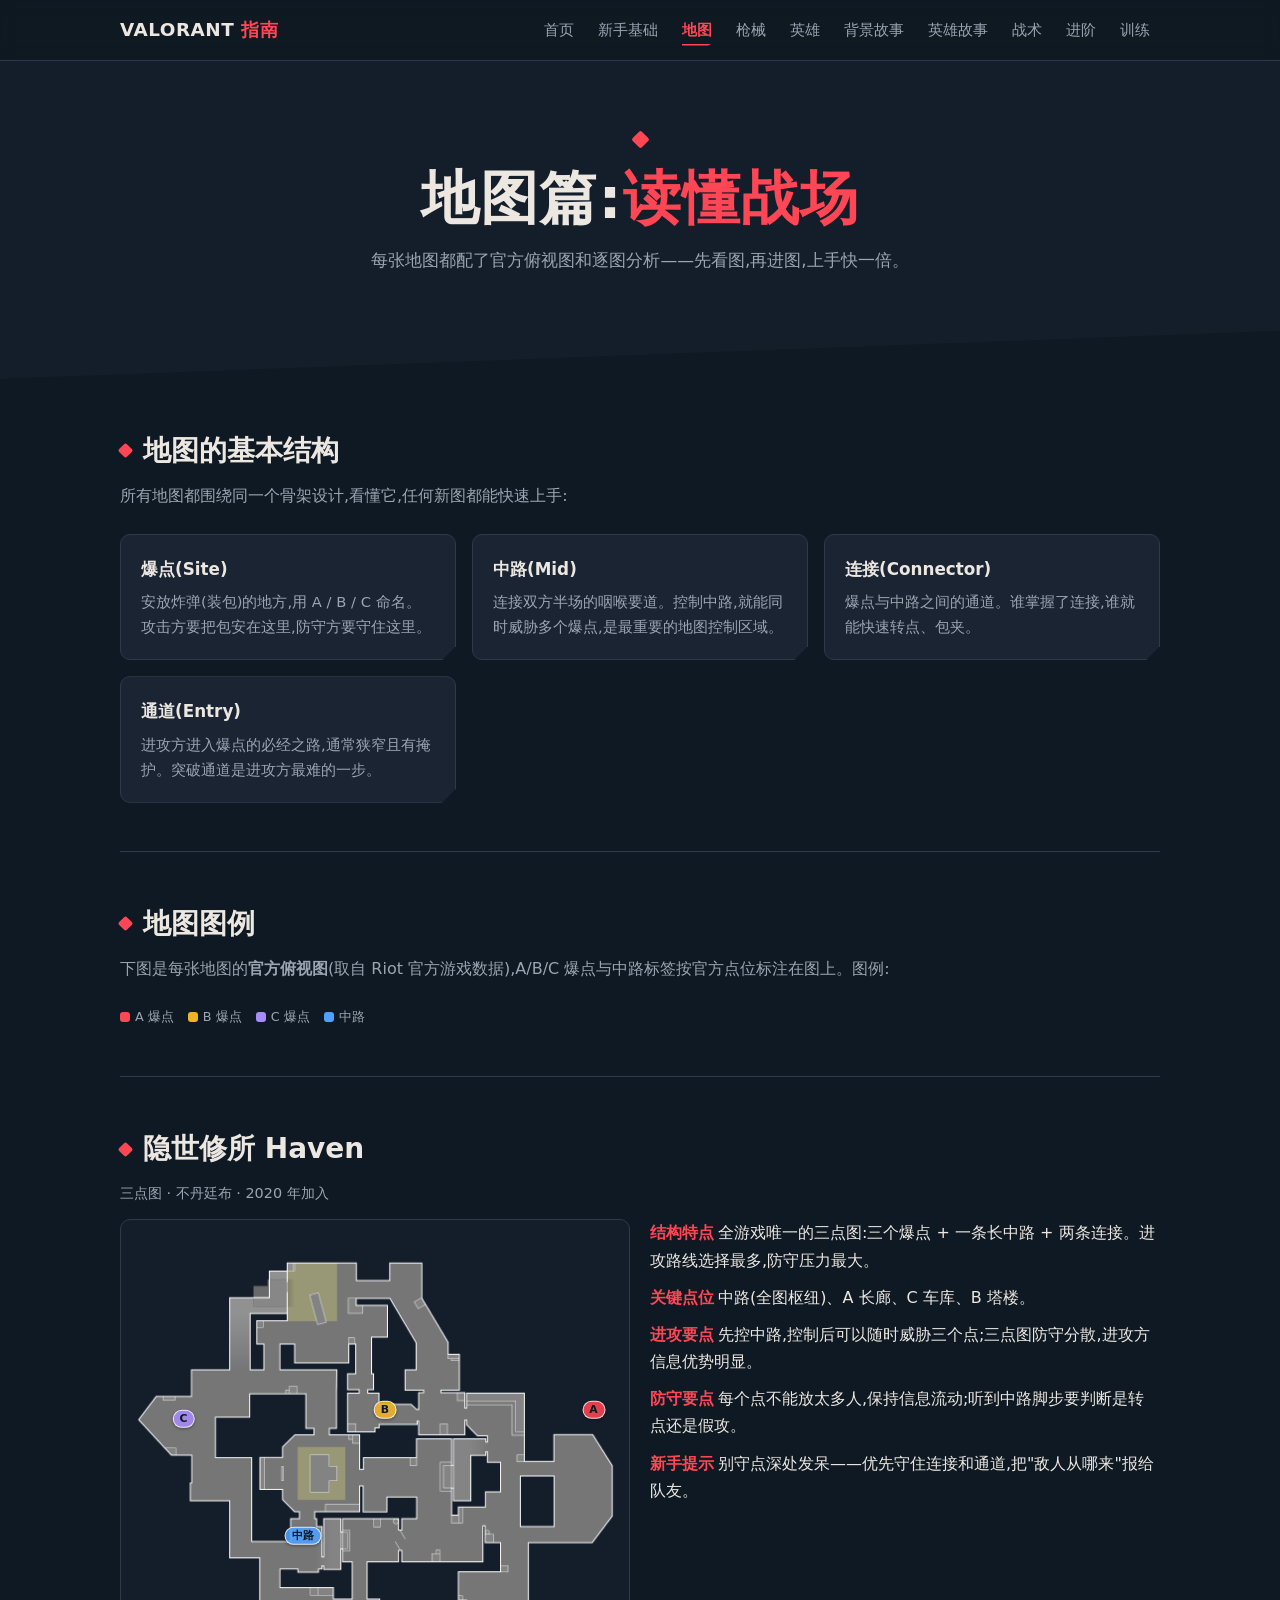
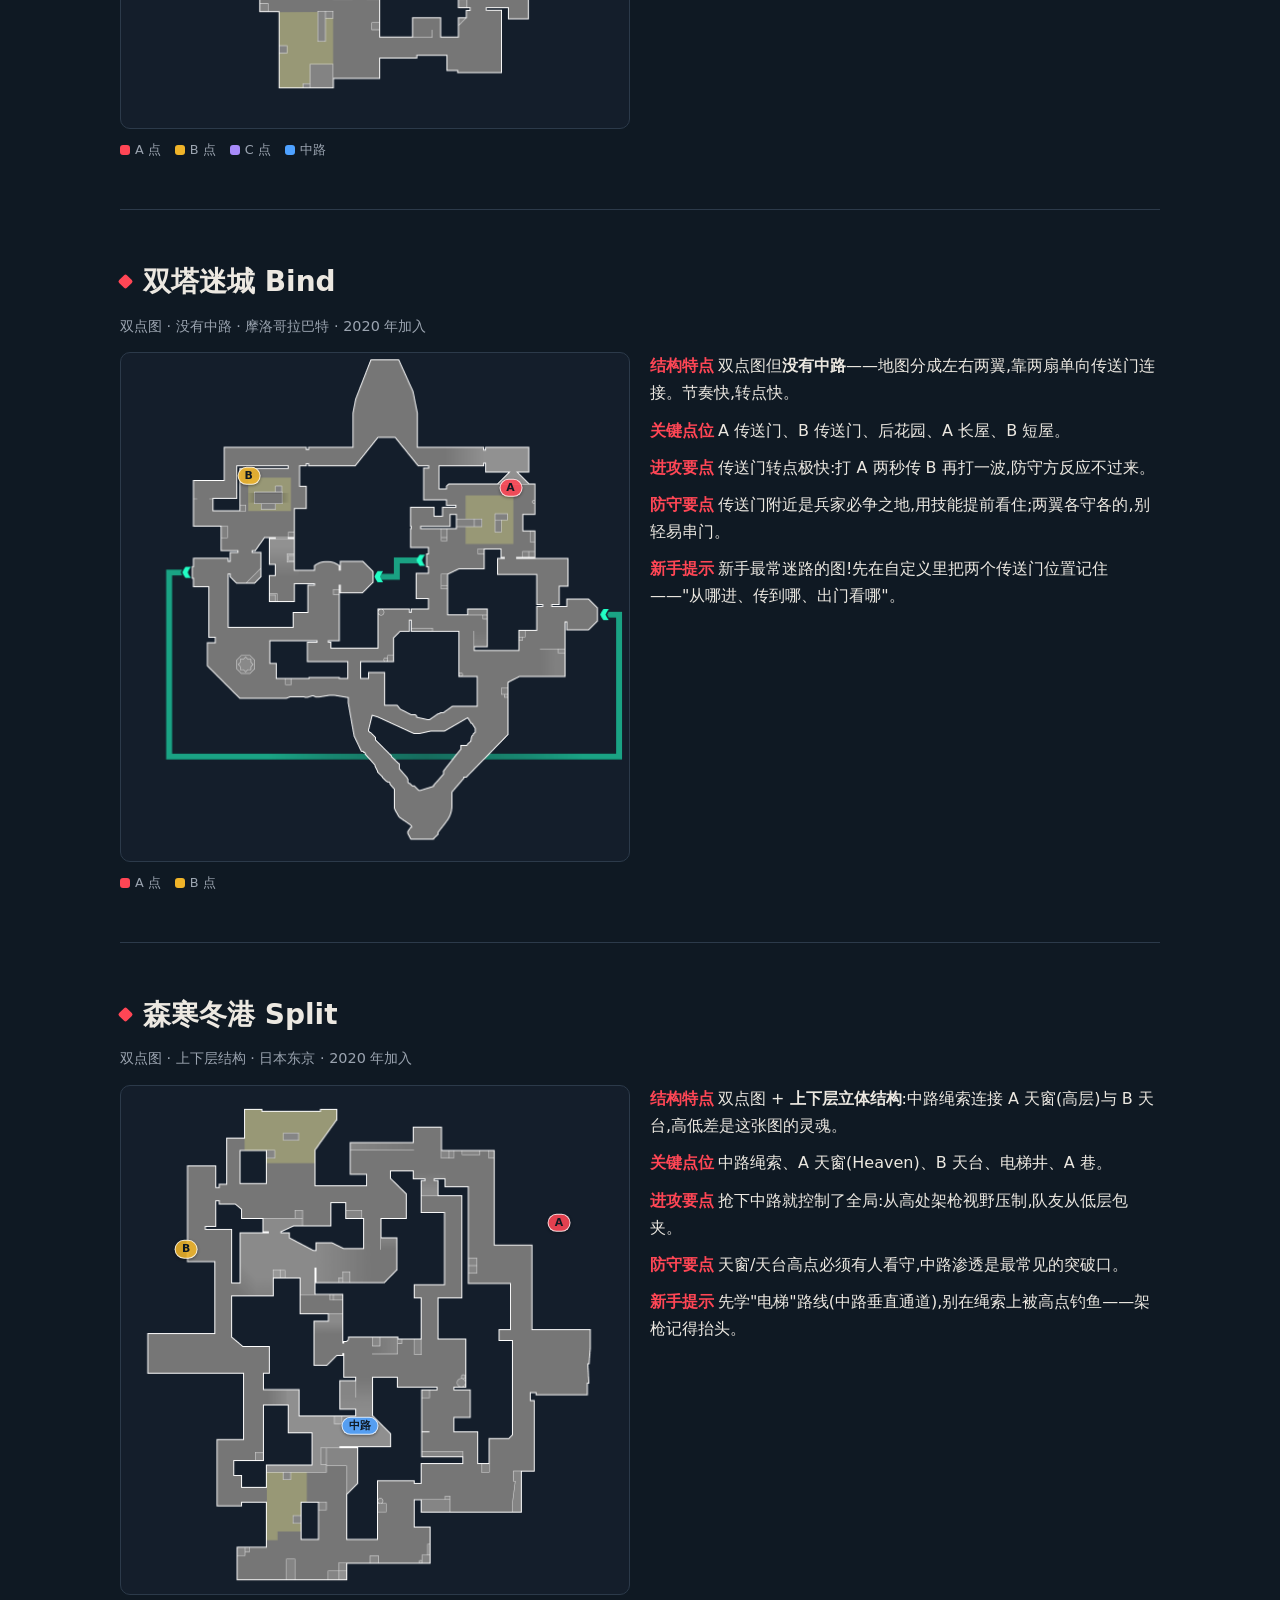
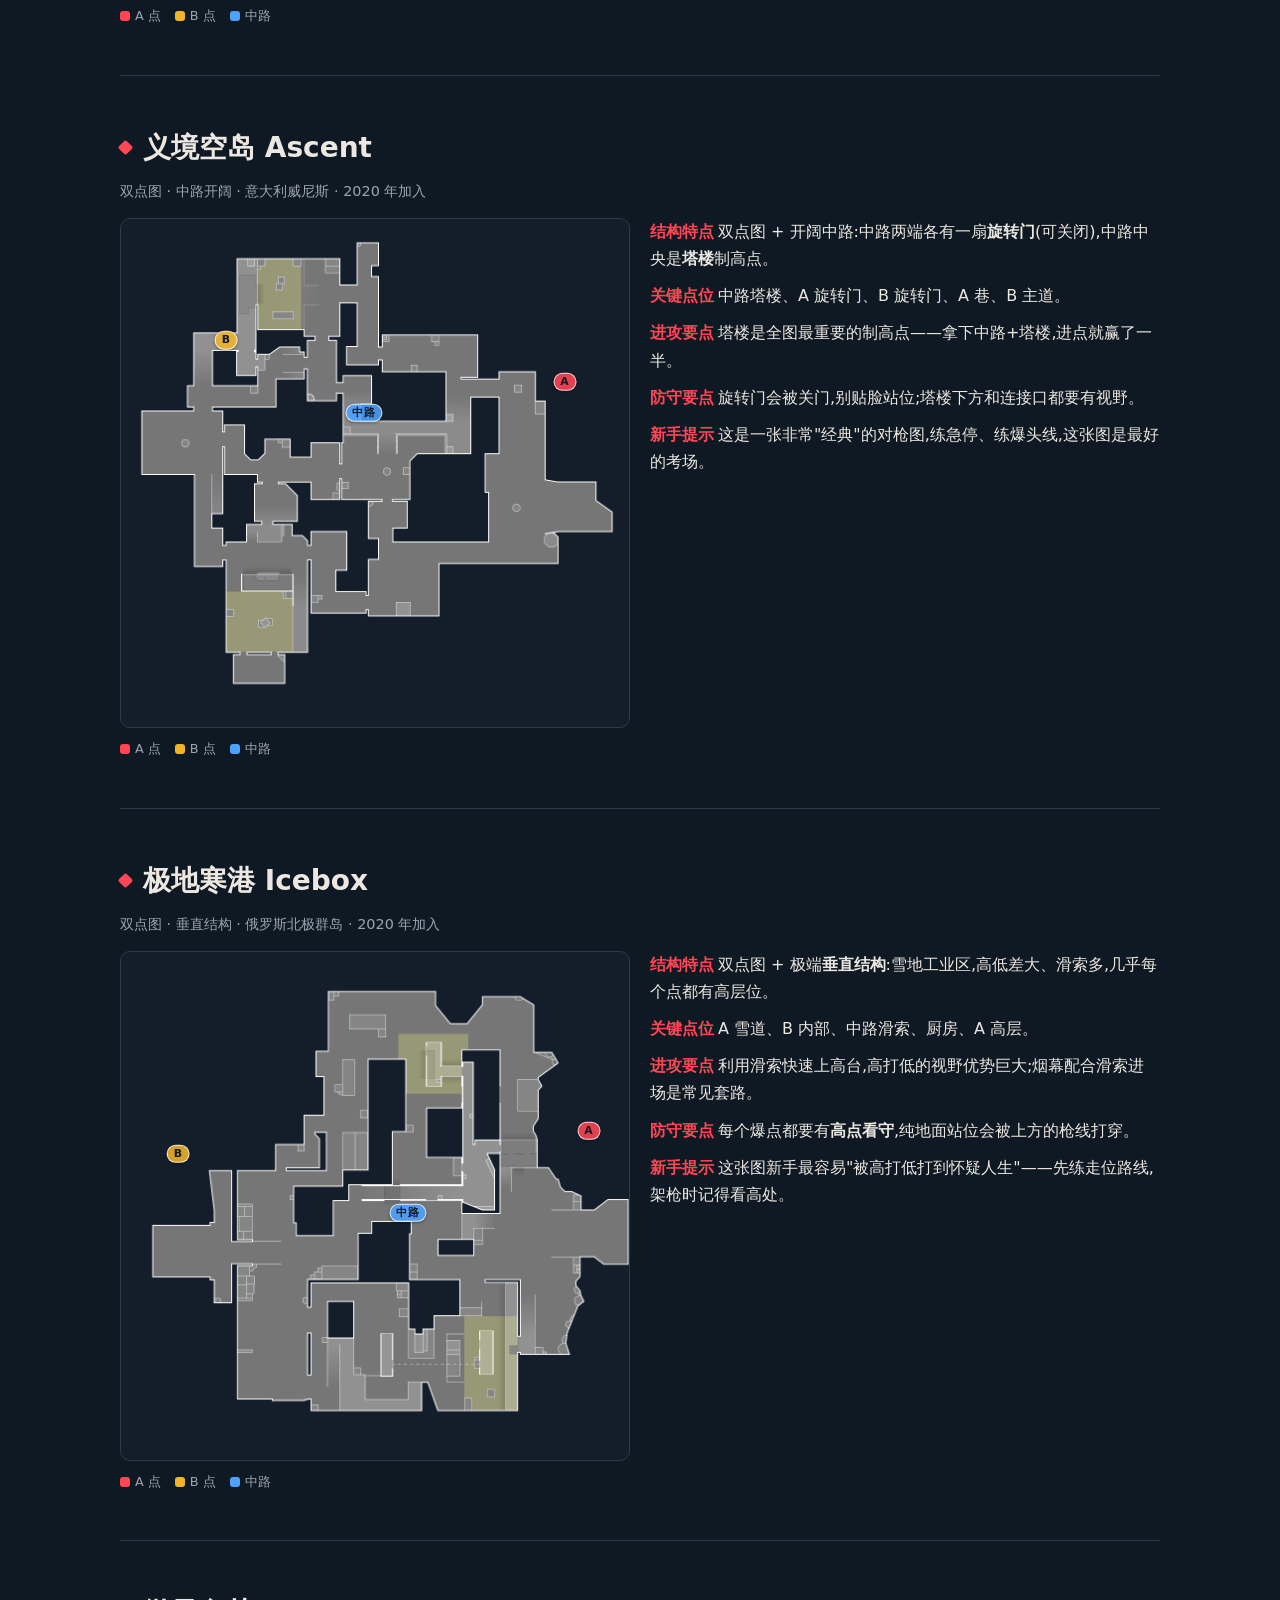
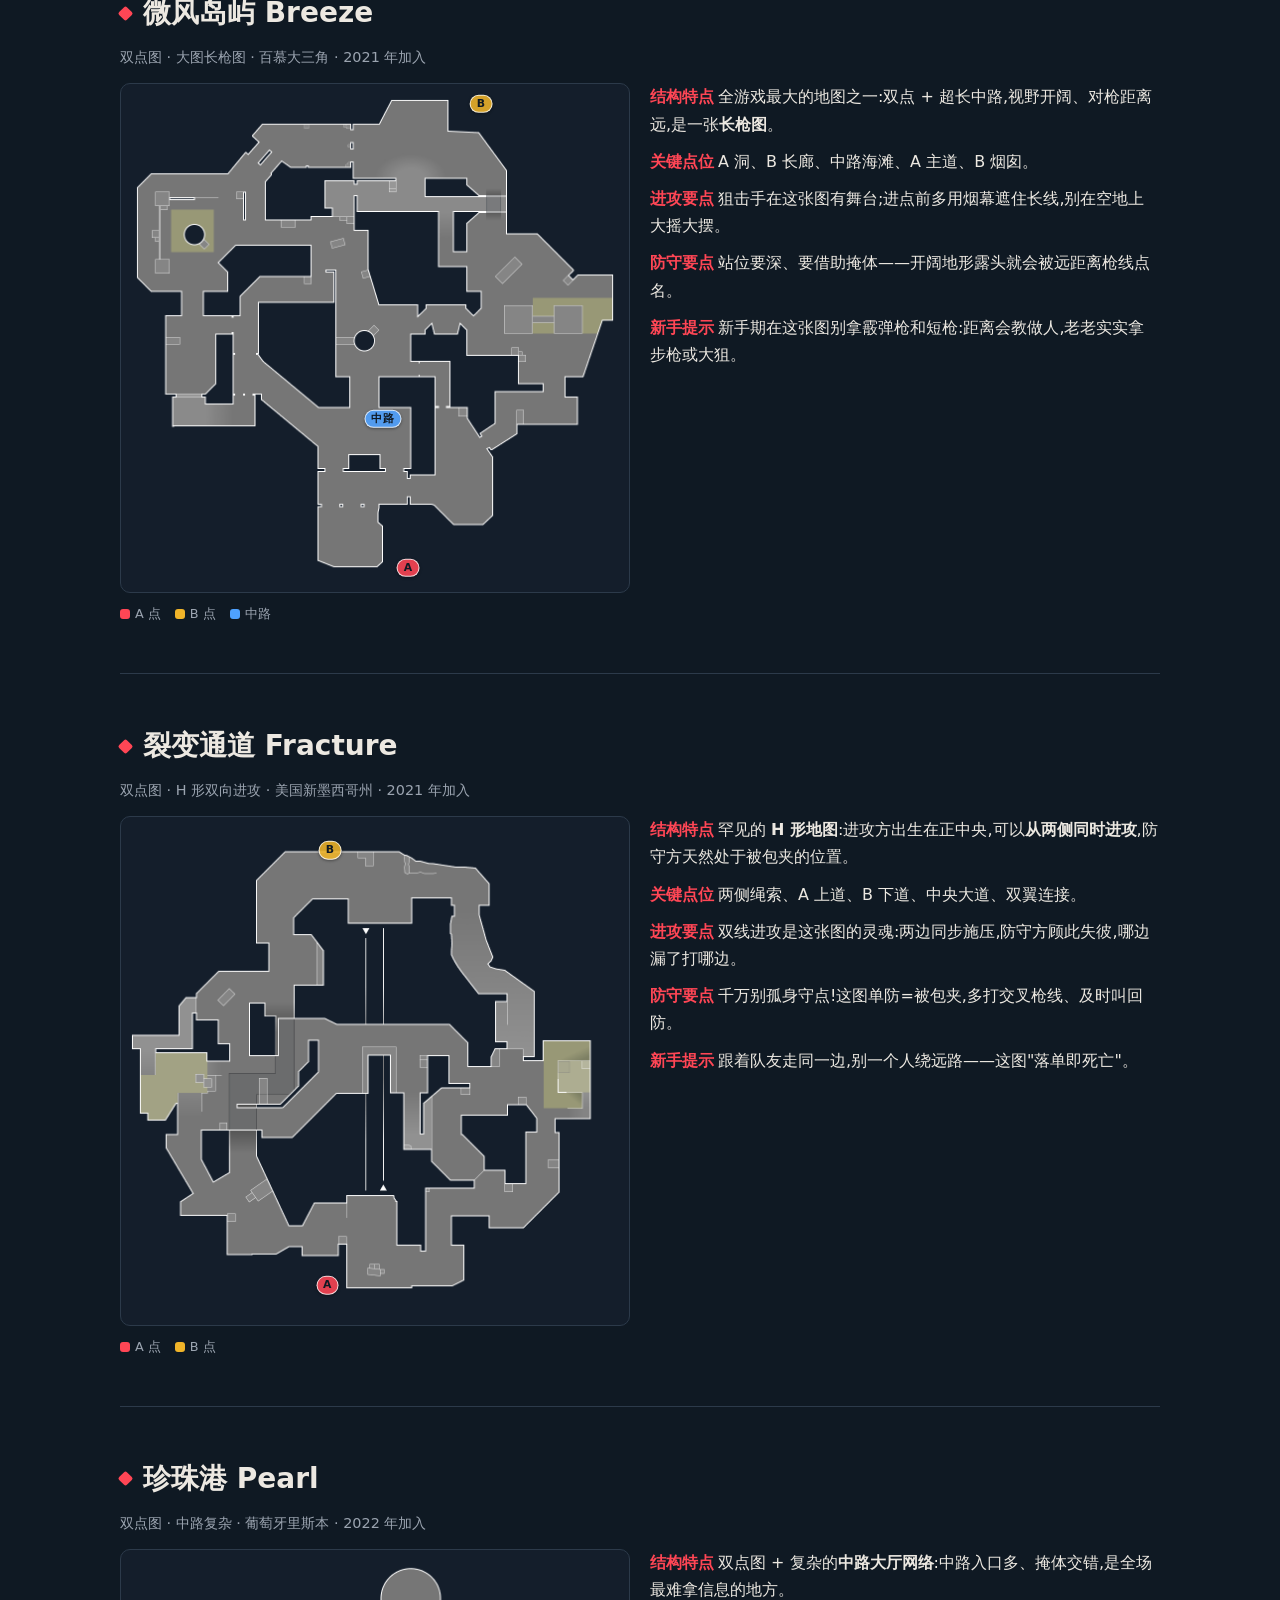
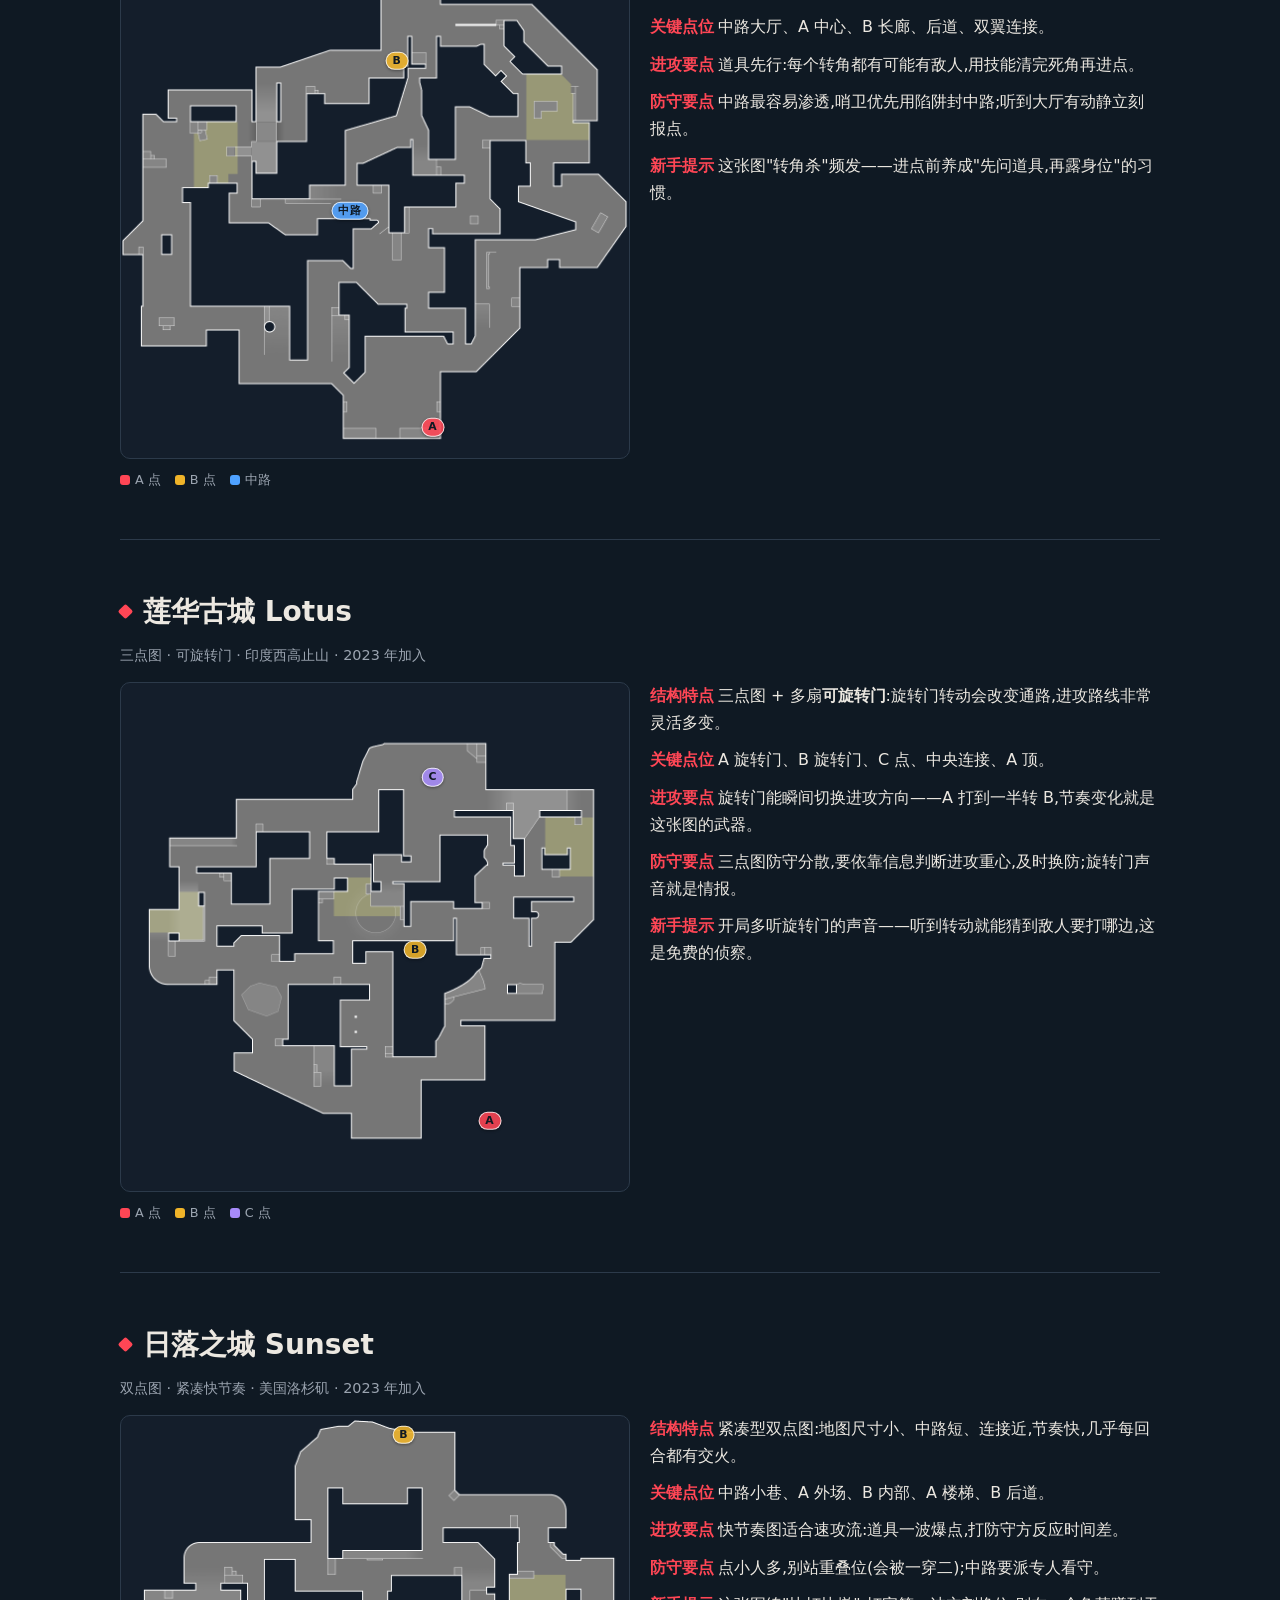
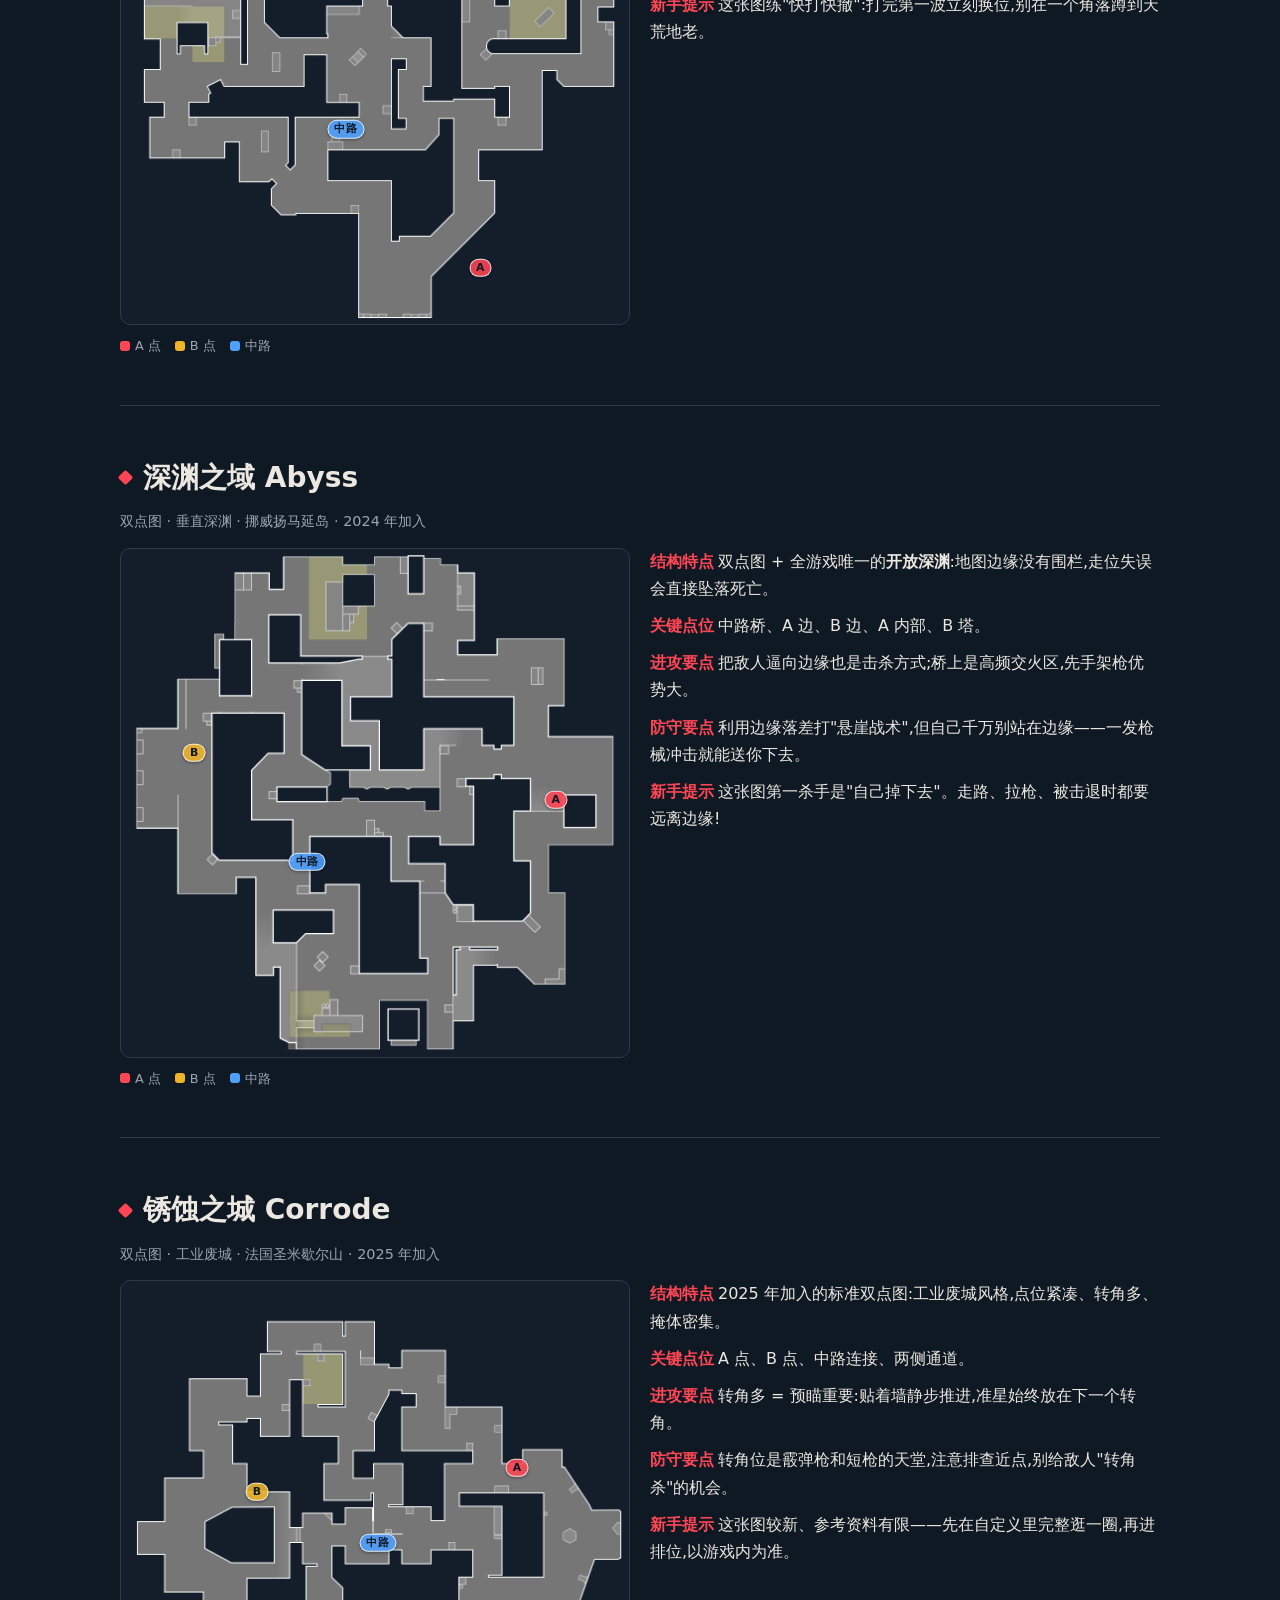
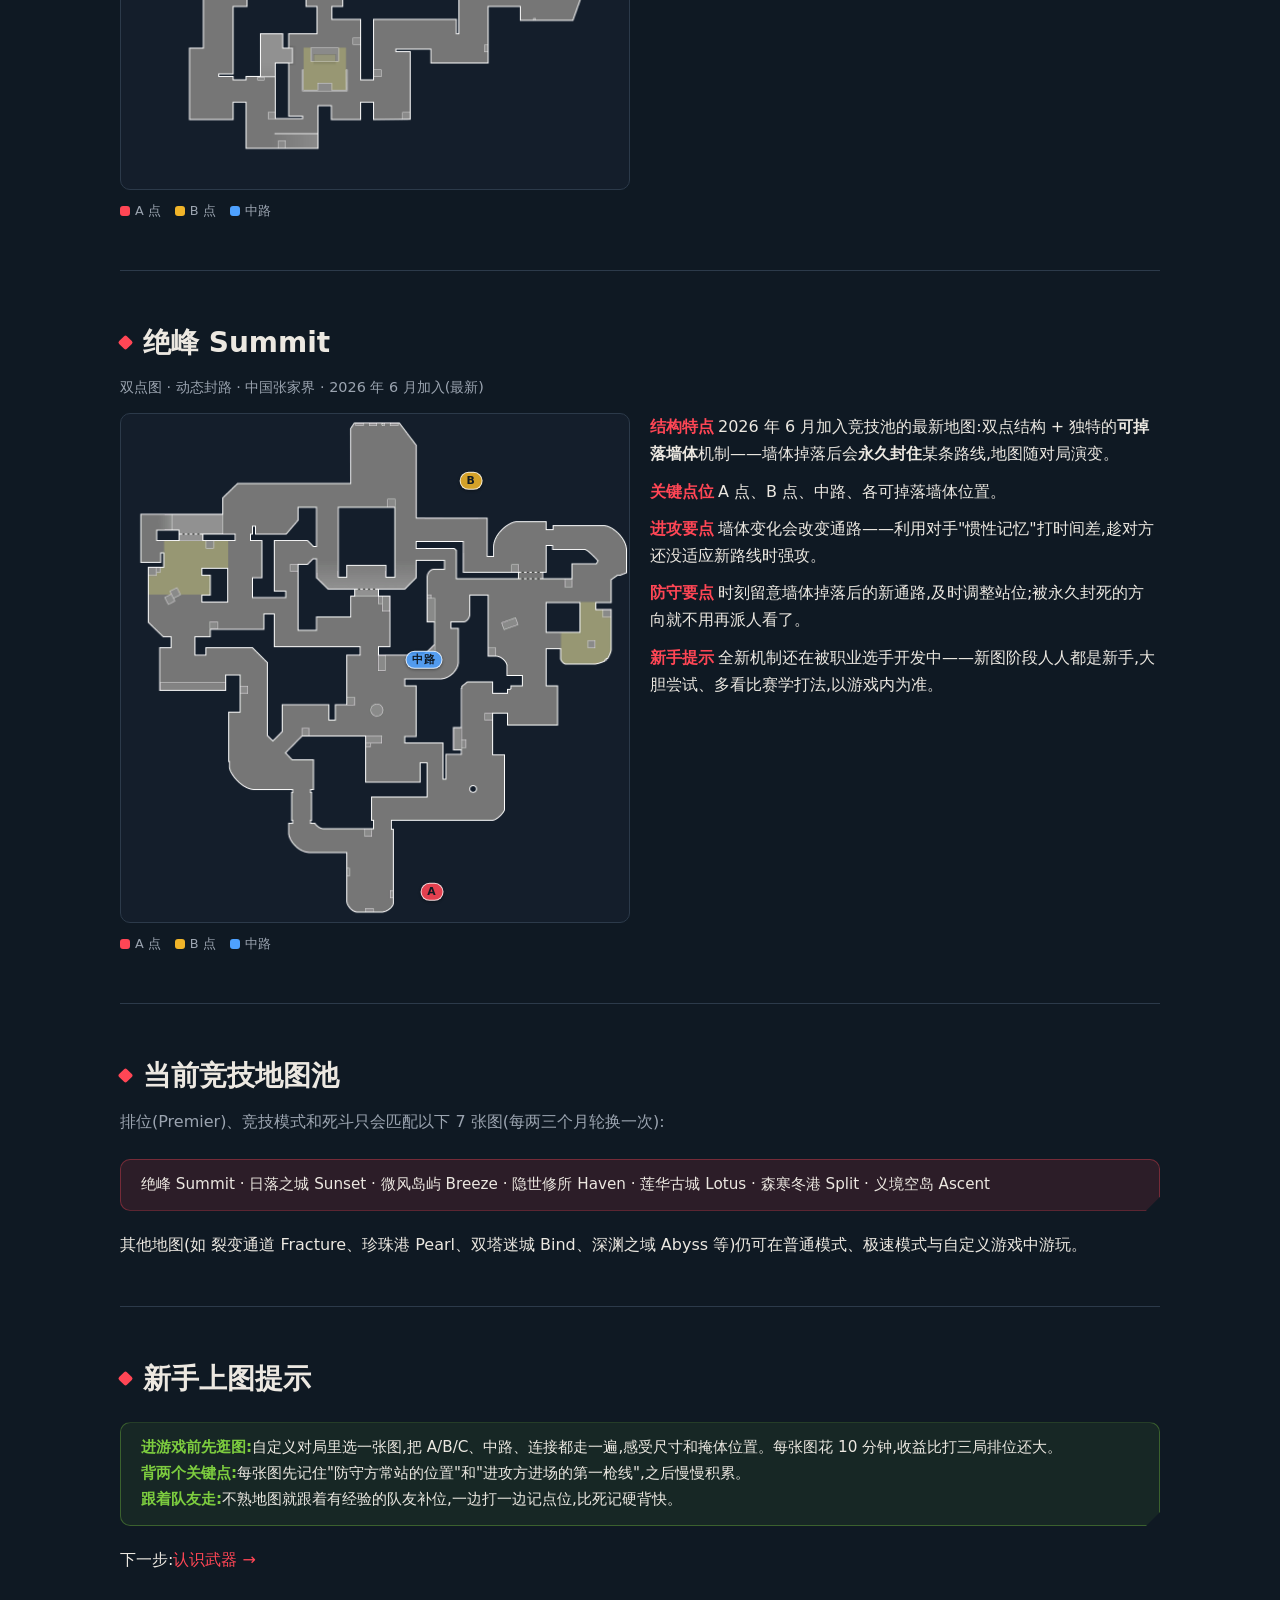
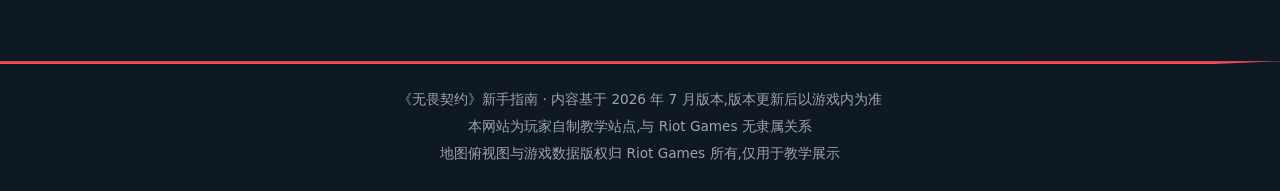
<file: maps.html>
﻿<!DOCTYPE html>
<html lang="zh-CN">
<head>
  <meta charset="UTF-8">
  <meta name="viewport" content="width=device-width, initial-scale=1.0">
  <title>地图篇 — 无畏契约新手指南</title>
  <meta name="description" content="无畏契约地图入门:地图基本结构、13 张标准地图官方俯视图与逐图分析、当前竞技地图池。">
  <meta property="og:type" content="website">
  <meta property="og:site_name" content="无畏契约新手指南">
  <meta property="og:title" content="地图篇 — 无畏契约新手指南">
  <meta property="og:description" content="地图基本结构、13 张标准地图俯视图、逐图分析与当前竞技地图池。">
  <meta property="og:url" content="https://yxtman.github.io/git/maps.html">
  <meta property="og:locale" content="zh_CN">
  <meta name="twitter:card" content="summary">
  <link rel="canonical" href="https://yxtman.github.io/git/maps.html">
  <link rel="stylesheet" href="css/style.css">
</head>
<body>

<header class="site-header">
  <div class="container header-inner">
    <a href="index.html" class="logo">VALORANT<span> 指南</span></a>
    <button type="button" class="nav-toggle" id="navToggle" aria-label="打开菜单" aria-controls="siteNav" aria-expanded="false">☰</button>
    <nav class="site-nav" id="siteNav" aria-label="主导航">
      <a href="index.html">首页</a>
      <a href="basics.html">新手基础</a>
      <a href="maps.html" class="active" aria-current="page">地图</a>
      <a href="weapons.html">枪械</a>
      <a href="agents.html">英雄</a>
      <a href="lore.html">背景故事</a>
      <a href="stories.html">英雄故事</a>
      <a href="tactics.html">战术</a>
      <a href="advanced.html">进阶</a>
      <a href="training.html">训练</a>
    </nav>
  </div>
</header>

<section class="hero">
  <div class="container">
    <h1>地图篇:<em>读懂战场</em></h1>
    <p>每张地图都配了官方俯视图和逐图分析——先看图,再进图,上手快一倍。</p>
  </div>
</section>

<main class="container">

  <section class="section">
    <h2 class="section-title">地图的基本结构</h2>
    <p class="section-desc">所有地图都围绕同一个骨架设计,看懂它,任何新图都能快速上手:</p>
    <div class="grid">
      <div class="card">
        <h3>爆点(Site)</h3>
        <p>安放炸弹(装包)的地方,用 A / B / C 命名。攻击方要把包安在这里,防守方要守住这里。</p>
      </div>
      <div class="card">
        <h3>中路(Mid)</h3>
        <p>连接双方半场的咽喉要道。控制中路,就能同时威胁多个爆点,是最重要的地图控制区域。</p>
      </div>
      <div class="card">
        <h3>连接(Connector)</h3>
        <p>爆点与中路之间的通道。谁掌握了连接,谁就能快速转点、包夹。</p>
      </div>
      <div class="card">
        <h3>通道(Entry)</h3>
        <p>进攻方进入爆点的必经之路,通常狭窄且有掩护。突破通道是进攻方最难的一步。</p>
      </div>
    </div>
  </section>

  <section class="section">
    <h2 class="section-title">地图图例</h2>
    <p class="section-desc">下图是每张地图的<b>官方俯视图</b>(取自 Riot 官方游戏数据),A/B/C 爆点与中路标签按官方点位标注在图上。图例:</p>
    <div class="map-legend">
      <span><i class="leg-a"></i>A 爆点</span>
      <span><i class="leg-b"></i>B 爆点</span>
      <span><i class="leg-c"></i>C 爆点</span>
      <span><i class="leg-mid"></i>中路</span>
    </div>
  </section>

  <!-- ================= Haven ================= -->
  <section class="section map-block-wrap">
    <h2 class="section-title">隐世修所 Haven</h2>
    <p class="map-meta">三点图 · 不丹廷布 · 2020 年加入</p>
    <div class="map-block">
      <div class="minimap">
        <div class="minimap-img">
        <img src="images/maps/Haven.png" alt="隐世修所 Haven 官方地图俯视图" loading="lazy" decoding="async" width="1024" height="1024">
      </div>
        <div class="map-legend">
          <span><i class="leg-a"></i>A 点</span>
          <span><i class="leg-b"></i>B 点</span>
          <span><i class="leg-c"></i>C 点</span>
          <span><i class="leg-mid"></i>中路</span>
        </div>
      </div>
      <div class="map-analysis">
        <p><span class="map-kicker">结构特点</span>全游戏唯一的三点图:三个爆点 + 一条长中路 + 两条连接。进攻路线选择最多,防守压力最大。</p>
        <p><span class="map-kicker">关键点位</span>中路(全图枢纽)、A 长廊、C 车库、B 塔楼。</p>
        <p><span class="map-kicker">进攻要点</span>先控中路,控制后可以随时威胁三个点;三点图防守分散,进攻方信息优势明显。</p>
        <p><span class="map-kicker">防守要点</span>每个点不能放太多人,保持信息流动;听到中路脚步要判断是转点还是假攻。</p>
        <p><span class="map-kicker">新手提示</span>别守点深处发呆——优先守住连接和通道,把"敌人从哪来"报给队友。</p>
      </div>
    </div>
  </section>

  <!-- ================= Bind ================= -->
  <section class="section map-block-wrap">
    <h2 class="section-title">双塔迷城 Bind</h2>
    <p class="map-meta">双点图 · 没有中路 · 摩洛哥拉巴特 · 2020 年加入</p>
    <div class="map-block">
      <div class="minimap">
        <div class="minimap-img">
        <img src="images/maps/Bind.png" alt="双塔迷城 Bind 官方地图俯视图" loading="lazy" decoding="async" width="1024" height="1024">
      </div>
        <div class="map-legend">
          <span><i class="leg-a"></i>A 点</span>
          <span><i class="leg-b"></i>B 点</span>
        </div>
      </div>
      <div class="map-analysis">
        <p><span class="map-kicker">结构特点</span>双点图但<b>没有中路</b>——地图分成左右两翼,靠两扇单向传送门连接。节奏快,转点快。</p>
        <p><span class="map-kicker">关键点位</span>A 传送门、B 传送门、后花园、A 长屋、B 短屋。</p>
        <p><span class="map-kicker">进攻要点</span>传送门转点极快:打 A 两秒传 B 再打一波,防守方反应不过来。</p>
        <p><span class="map-kicker">防守要点</span>传送门附近是兵家必争之地,用技能提前看住;两翼各守各的,别轻易串门。</p>
        <p><span class="map-kicker">新手提示</span>新手最常迷路的图!先在自定义里把两个传送门位置记住——"从哪进、传到哪、出门看哪"。</p>
      </div>
    </div>
  </section>

  <!-- ================= Split ================= -->
  <section class="section map-block-wrap">
    <h2 class="section-title">森寒冬港 Split</h2>
    <p class="map-meta">双点图 · 上下层结构 · 日本东京 · 2020 年加入</p>
    <div class="map-block">
      <div class="minimap">
        <div class="minimap-img">
        <img src="images/maps/Split.png" alt="森寒冬港 Split 官方地图俯视图" loading="lazy" decoding="async" width="1024" height="1024">
      </div>
        <div class="map-legend">
          <span><i class="leg-a"></i>A 点</span>
          <span><i class="leg-b"></i>B 点</span>
          <span><i class="leg-mid"></i>中路</span>
        </div>
      </div>
      <div class="map-analysis">
        <p><span class="map-kicker">结构特点</span>双点图 + <b>上下层立体结构</b>:中路绳索连接 A 天窗(高层)与 B 天台,高低差是这张图的灵魂。</p>
        <p><span class="map-kicker">关键点位</span>中路绳索、A 天窗(Heaven)、B 天台、电梯井、A 巷。</p>
        <p><span class="map-kicker">进攻要点</span>抢下中路就控制了全局:从高处架枪视野压制,队友从低层包夹。</p>
        <p><span class="map-kicker">防守要点</span>天窗/天台高点必须有人看守,中路渗透是最常见的突破口。</p>
        <p><span class="map-kicker">新手提示</span>先学"电梯"路线(中路垂直通道),别在绳索上被高点钓鱼——架枪记得抬头。</p>
      </div>
    </div>
  </section>

  <!-- ================= Ascent ================= -->
  <section class="section map-block-wrap">
    <h2 class="section-title">义境空岛 Ascent</h2>
    <p class="map-meta">双点图 · 中路开阔 · 意大利威尼斯 · 2020 年加入</p>
    <div class="map-block">
      <div class="minimap">
        <div class="minimap-img">
        <img src="images/maps/Ascent.png" alt="义境空岛 Ascent 官方地图俯视图" loading="lazy" decoding="async" width="1024" height="1024">
      </div>
        <div class="map-legend">
          <span><i class="leg-a"></i>A 点</span>
          <span><i class="leg-b"></i>B 点</span>
          <span><i class="leg-mid"></i>中路</span>
        </div>
      </div>
      <div class="map-analysis">
        <p><span class="map-kicker">结构特点</span>双点图 + 开阔中路:中路两端各有一扇<b>旋转门</b>(可关闭),中路中央是<b>塔楼</b>制高点。</p>
        <p><span class="map-kicker">关键点位</span>中路塔楼、A 旋转门、B 旋转门、A 巷、B 主道。</p>
        <p><span class="map-kicker">进攻要点</span>塔楼是全图最重要的制高点——拿下中路+塔楼,进点就赢了一半。</p>
        <p><span class="map-kicker">防守要点</span>旋转门会被关门,别贴脸站位;塔楼下方和连接口都要有视野。</p>
        <p><span class="map-kicker">新手提示</span>这是一张非常"经典"的对枪图,练急停、练爆头线,这张图是最好的考场。</p>
      </div>
    </div>
  </section>

  <!-- ================= Icebox ================= -->
  <section class="section map-block-wrap">
    <h2 class="section-title">极地寒港 Icebox</h2>
    <p class="map-meta">双点图 · 垂直结构 · 俄罗斯北极群岛 · 2020 年加入</p>
    <div class="map-block">
      <div class="minimap">
        <div class="minimap-img">
        <img src="images/maps/Icebox.png" alt="极地寒港 Icebox 官方地图俯视图" loading="lazy" decoding="async" width="1024" height="1024">
      </div>
        <div class="map-legend">
          <span><i class="leg-a"></i>A 点</span>
          <span><i class="leg-b"></i>B 点</span>
          <span><i class="leg-mid"></i>中路</span>
        </div>
      </div>
      <div class="map-analysis">
        <p><span class="map-kicker">结构特点</span>双点图 + 极端<b>垂直结构</b>:雪地工业区,高低差大、滑索多,几乎每个点都有高层位。</p>
        <p><span class="map-kicker">关键点位</span>A 雪道、B 内部、中路滑索、厨房、A 高层。</p>
        <p><span class="map-kicker">进攻要点</span>利用滑索快速上高台,高打低的视野优势巨大;烟幕配合滑索进场是常见套路。</p>
        <p><span class="map-kicker">防守要点</span>每个爆点都要有<b>高点看守</b>,纯地面站位会被上方的枪线打穿。</p>
        <p><span class="map-kicker">新手提示</span>这张图新手最容易"被高打低打到怀疑人生"——先练走位路线,架枪时记得看高处。</p>
      </div>
    </div>
  </section>

  <!-- ================= Breeze ================= -->
  <section class="section map-block-wrap">
    <h2 class="section-title">微风岛屿 Breeze</h2>
    <p class="map-meta">双点图 · 大图长枪图 · 百慕大三角 · 2021 年加入</p>
    <div class="map-block">
      <div class="minimap">
        <div class="minimap-img">
        <img src="images/maps/Breeze.png" alt="微风岛屿 Breeze 官方地图俯视图" loading="lazy" decoding="async" width="1024" height="1024">
      </div>
        <div class="map-legend">
          <span><i class="leg-a"></i>A 点</span>
          <span><i class="leg-b"></i>B 点</span>
          <span><i class="leg-mid"></i>中路</span>
        </div>
      </div>
      <div class="map-analysis">
        <p><span class="map-kicker">结构特点</span>全游戏最大的地图之一:双点 + 超长中路,视野开阔、对枪距离远,是一张<b>长枪图</b>。</p>
        <p><span class="map-kicker">关键点位</span>A 洞、B 长廊、中路海滩、A 主道、B 烟囱。</p>
        <p><span class="map-kicker">进攻要点</span>狙击手在这张图有舞台;进点前多用烟幕遮住长线,别在空地上大摇大摆。</p>
        <p><span class="map-kicker">防守要点</span>站位要深、要借助掩体——开阔地形露头就会被远距离枪线点名。</p>
        <p><span class="map-kicker">新手提示</span>新手期在这张图别拿霰弹枪和短枪:距离会教做人,老老实实拿步枪或大狙。</p>
      </div>
    </div>
  </section>

  <!-- ================= Fracture ================= -->
  <section class="section map-block-wrap">
    <h2 class="section-title">裂变通道 Fracture</h2>
    <p class="map-meta">双点图 · H 形双向进攻 · 美国新墨西哥州 · 2021 年加入</p>
    <div class="map-block">
      <div class="minimap">
        <div class="minimap-img">
        <img src="images/maps/Fracture.png" alt="裂变通道 Fracture 官方地图俯视图" loading="lazy" decoding="async" width="1024" height="1024">
      </div>
        <div class="map-legend">
          <span><i class="leg-a"></i>A 点</span>
          <span><i class="leg-b"></i>B 点</span>
        </div>
      </div>
      <div class="map-analysis">
        <p><span class="map-kicker">结构特点</span>罕见的 <b>H 形地图</b>:进攻方出生在正中央,可以<b>从两侧同时进攻</b>,防守方天然处于被包夹的位置。</p>
        <p><span class="map-kicker">关键点位</span>两侧绳索、A 上道、B 下道、中央大道、双翼连接。</p>
        <p><span class="map-kicker">进攻要点</span>双线进攻是这张图的灵魂:两边同步施压,防守方顾此失彼,哪边漏了打哪边。</p>
        <p><span class="map-kicker">防守要点</span>千万别孤身守点!这图单防=被包夹,多打交叉枪线、及时叫回防。</p>
        <p><span class="map-kicker">新手提示</span>跟着队友走同一边,别一个人绕远路——这图"落单即死亡"。</p>
      </div>
    </div>
  </section>

  <!-- ================= Pearl ================= -->
  <section class="section map-block-wrap">
    <h2 class="section-title">珍珠港 Pearl</h2>
    <p class="map-meta">双点图 · 中路复杂 · 葡萄牙里斯本 · 2022 年加入</p>
    <div class="map-block">
      <div class="minimap">
        <div class="minimap-img">
        <img src="images/maps/Pearl.png" alt="珍珠港 Pearl 官方地图俯视图" loading="lazy" decoding="async" width="1024" height="1024">
      </div>
        <div class="map-legend">
          <span><i class="leg-a"></i>A 点</span>
          <span><i class="leg-b"></i>B 点</span>
          <span><i class="leg-mid"></i>中路</span>
        </div>
      </div>
      <div class="map-analysis">
        <p><span class="map-kicker">结构特点</span>双点图 + 复杂的<b>中路大厅网络</b>:中路入口多、掩体交错,是全场最难拿信息的地方。</p>
        <p><span class="map-kicker">关键点位</span>中路大厅、A 中心、B 长廊、后道、双翼连接。</p>
        <p><span class="map-kicker">进攻要点</span>道具先行:每个转角都有可能有敌人,用技能清完死角再进点。</p>
        <p><span class="map-kicker">防守要点</span>中路最容易渗透,哨卫优先用陷阱封中路;听到大厅有动静立刻报点。</p>
        <p><span class="map-kicker">新手提示</span>这张图"转角杀"频发——进点前养成"先问道具,再露身位"的习惯。</p>
      </div>
    </div>
  </section>

  <!-- ================= Lotus ================= -->
  <section class="section map-block-wrap">
    <h2 class="section-title">莲华古城 Lotus</h2>
    <p class="map-meta">三点图 · 可旋转门 · 印度西高止山 · 2023 年加入</p>
    <div class="map-block">
      <div class="minimap">
        <div class="minimap-img">
        <img src="images/maps/Lotus.png" alt="莲华古城 Lotus 官方地图俯视图" loading="lazy" decoding="async" width="1024" height="1024">
      </div>
        <div class="map-legend">
          <span><i class="leg-a"></i>A 点</span>
          <span><i class="leg-b"></i>B 点</span>
          <span><i class="leg-c"></i>C 点</span>
        </div>
      </div>
      <div class="map-analysis">
        <p><span class="map-kicker">结构特点</span>三点图 + 多扇<b>可旋转门</b>:旋转门转动会改变通路,进攻路线非常灵活多变。</p>
        <p><span class="map-kicker">关键点位</span>A 旋转门、B 旋转门、C 点、中央连接、A 顶。</p>
        <p><span class="map-kicker">进攻要点</span>旋转门能瞬间切换进攻方向——A 打到一半转 B,节奏变化就是这张图的武器。</p>
        <p><span class="map-kicker">防守要点</span>三点图防守分散,要依靠信息判断进攻重心,及时换防;旋转门声音就是情报。</p>
        <p><span class="map-kicker">新手提示</span>开局多听旋转门的声音——听到转动就能猜到敌人要打哪边,这是免费的侦察。</p>
      </div>
    </div>
  </section>

  <!-- ================= Sunset ================= -->
  <section class="section map-block-wrap">
    <h2 class="section-title">日落之城 Sunset</h2>
    <p class="map-meta">双点图 · 紧凑快节奏 · 美国洛杉矶 · 2023 年加入</p>
    <div class="map-block">
      <div class="minimap">
        <div class="minimap-img">
        <img src="images/maps/Sunset.png" alt="日落之城 Sunset 官方地图俯视图" loading="lazy" decoding="async" width="1024" height="1024">
      </div>
        <div class="map-legend">
          <span><i class="leg-a"></i>A 点</span>
          <span><i class="leg-b"></i>B 点</span>
          <span><i class="leg-mid"></i>中路</span>
        </div>
      </div>
      <div class="map-analysis">
        <p><span class="map-kicker">结构特点</span>紧凑型双点图:地图尺寸小、中路短、连接近,节奏快,几乎每回合都有交火。</p>
        <p><span class="map-kicker">关键点位</span>中路小巷、A 外场、B 内部、A 楼梯、B 后道。</p>
        <p><span class="map-kicker">进攻要点</span>快节奏图适合速攻流:道具一波爆点,打防守方反应时间差。</p>
        <p><span class="map-kicker">防守要点</span>点小人多,别站重叠位(会被一穿二);中路要派专人看守。</p>
        <p><span class="map-kicker">新手提示</span>这张图练"快打快撤":打完第一波立刻换位,别在一个角落蹲到天荒地老。</p>
      </div>
    </div>
  </section>

  <!-- ================= Abyss ================= -->
  <section class="section map-block-wrap">
    <h2 class="section-title">深渊之域 Abyss</h2>
    <p class="map-meta">双点图 · 垂直深渊 · 挪威扬马延岛 · 2024 年加入</p>
    <div class="map-block">
      <div class="minimap">
        <div class="minimap-img">
        <img src="images/maps/Abyss.png" alt="深渊之域 Abyss 官方地图俯视图" loading="lazy" decoding="async" width="1024" height="1024">
      </div>
        <div class="map-legend">
          <span><i class="leg-a"></i>A 点</span>
          <span><i class="leg-b"></i>B 点</span>
          <span><i class="leg-mid"></i>中路</span>
        </div>
      </div>
      <div class="map-analysis">
        <p><span class="map-kicker">结构特点</span>双点图 + 全游戏唯一的<b>开放深渊</b>:地图边缘没有围栏,走位失误会直接坠落死亡。</p>
        <p><span class="map-kicker">关键点位</span>中路桥、A 边、B 边、A 内部、B 塔。</p>
        <p><span class="map-kicker">进攻要点</span>把敌人逼向边缘也是击杀方式;桥上是高频交火区,先手架枪优势大。</p>
        <p><span class="map-kicker">防守要点</span>利用边缘落差打"悬崖战术",但自己千万别站在边缘——一发枪械冲击就能送你下去。</p>
        <p><span class="map-kicker">新手提示</span>这张图第一杀手是"自己掉下去"。走路、拉枪、被击退时都要远离边缘!</p>
      </div>
    </div>
  </section>

  <!-- ================= Corrode ================= -->
  <section class="section map-block-wrap">
    <h2 class="section-title">锈蚀之城 Corrode</h2>
    <p class="map-meta">双点图 · 工业废城 · 法国圣米歇尔山 · 2025 年加入</p>
    <div class="map-block">
      <div class="minimap">
        <div class="minimap-img">
        <img src="images/maps/Corrode.png" alt="锈蚀之城 Corrode 官方地图俯视图" loading="lazy" decoding="async" width="1024" height="1024">
      </div>
        <div class="map-legend">
          <span><i class="leg-a"></i>A 点</span>
          <span><i class="leg-b"></i>B 点</span>
          <span><i class="leg-mid"></i>中路</span>
        </div>
      </div>
      <div class="map-analysis">
        <p><span class="map-kicker">结构特点</span>2025 年加入的标准双点图:工业废城风格,点位紧凑、转角多、掩体密集。</p>
        <p><span class="map-kicker">关键点位</span>A 点、B 点、中路连接、两侧通道。</p>
        <p><span class="map-kicker">进攻要点</span>转角多 = 预瞄重要:贴着墙静步推进,准星始终放在下一个转角。</p>
        <p><span class="map-kicker">防守要点</span>转角位是霰弹枪和短枪的天堂,注意排查近点,别给敌人"转角杀"的机会。</p>
        <p><span class="map-kicker">新手提示</span>这张图较新、参考资料有限——先在自定义里完整逛一圈,再进排位,以游戏内为准。</p>
      </div>
    </div>
  </section>

  <!-- ================= Summit ================= -->
  <section class="section map-block-wrap">
    <h2 class="section-title">绝峰 Summit</h2>
    <p class="map-meta">双点图 · 动态封路 · 中国张家界 · 2026 年 6 月加入(最新)</p>
    <div class="map-block">
      <div class="minimap">
        <div class="minimap-img">
        <img src="images/maps/Summit.png" alt="绝峰 Summit 官方地图俯视图" loading="lazy" decoding="async" width="1024" height="1024">
      </div>
        <div class="map-legend">
          <span><i class="leg-a"></i>A 点</span>
          <span><i class="leg-b"></i>B 点</span>
          <span><i class="leg-mid"></i>中路</span>
        </div>
      </div>
      <div class="map-analysis">
        <p><span class="map-kicker">结构特点</span>2026 年 6 月加入竞技池的最新地图:双点结构 + 独特的<b>可掉落墙体</b>机制——墙体掉落后会<b>永久封住</b>某条路线,地图随对局演变。</p>
        <p><span class="map-kicker">关键点位</span>A 点、B 点、中路、各可掉落墙体位置。</p>
        <p><span class="map-kicker">进攻要点</span>墙体变化会改变通路——利用对手"惯性记忆"打时间差,趁对方还没适应新路线时强攻。</p>
        <p><span class="map-kicker">防守要点</span>时刻留意墙体掉落后的新通路,及时调整站位;被永久封死的方向就不用再派人看了。</p>
        <p><span class="map-kicker">新手提示</span>全新机制还在被职业选手开发中——新图阶段人人都是新手,大胆尝试、多看比赛学打法,以游戏内为准。</p>
      </div>
    </div>
  </section>

  <section class="section">
    <h2 class="section-title">当前竞技地图池</h2>
    <p class="section-desc">排位(Premier)、竞技模式和死斗只会匹配以下 7 张图(每两三个月轮换一次):</p>
    <div class="callout">
      绝峰 Summit · 日落之城 Sunset · 微风岛屿 Breeze · 隐世修所 Haven · 莲华古城 Lotus · 森寒冬港 Split · 义境空岛 Ascent
    </div>
    <p>其他地图(如 裂变通道 Fracture、珍珠港 Pearl、双塔迷城 Bind、深渊之域 Abyss 等)仍可在普通模式、极速模式与自定义游戏中游玩。</p>
  </section>

  <section class="section">
    <h2 class="section-title">新手上图提示</h2>
    <div class="callout tip">
      <strong>进游戏前先逛图:</strong>自定义对局里选一张图,把 A/B/C、中路、连接都走一遍,感受尺寸和掩体位置。每张图花 10 分钟,收益比打三局排位还大。<br>
      <strong>背两个关键点:</strong>每张图先记住"防守方常站的位置"和"进攻方进场的第一枪线",之后慢慢积累。<br>
      <strong>跟着队友走:</strong>不熟地图就跟着有经验的队友补位,一边打一边记点位,比死记硬背快。
    </div>
    <p>下一步:<a href="weapons.html">认识武器 →</a></p>
  </section>

</main>

<footer class="site-footer">
  <div class="container">
    <p>《无畏契约》新手指南 · 内容基于 2026 年 7 月版本,版本更新后以游戏内为准</p>
    <p>本网站为玩家自制教学站点,与 Riot Games 无隶属关系</p>
    <p>地图俯视图与游戏数据版权归 Riot Games 所有,仅用于教学展示</p>
  </div>
</footer>

<script src="js/main.js"></script>
</body>
</html>
</file>
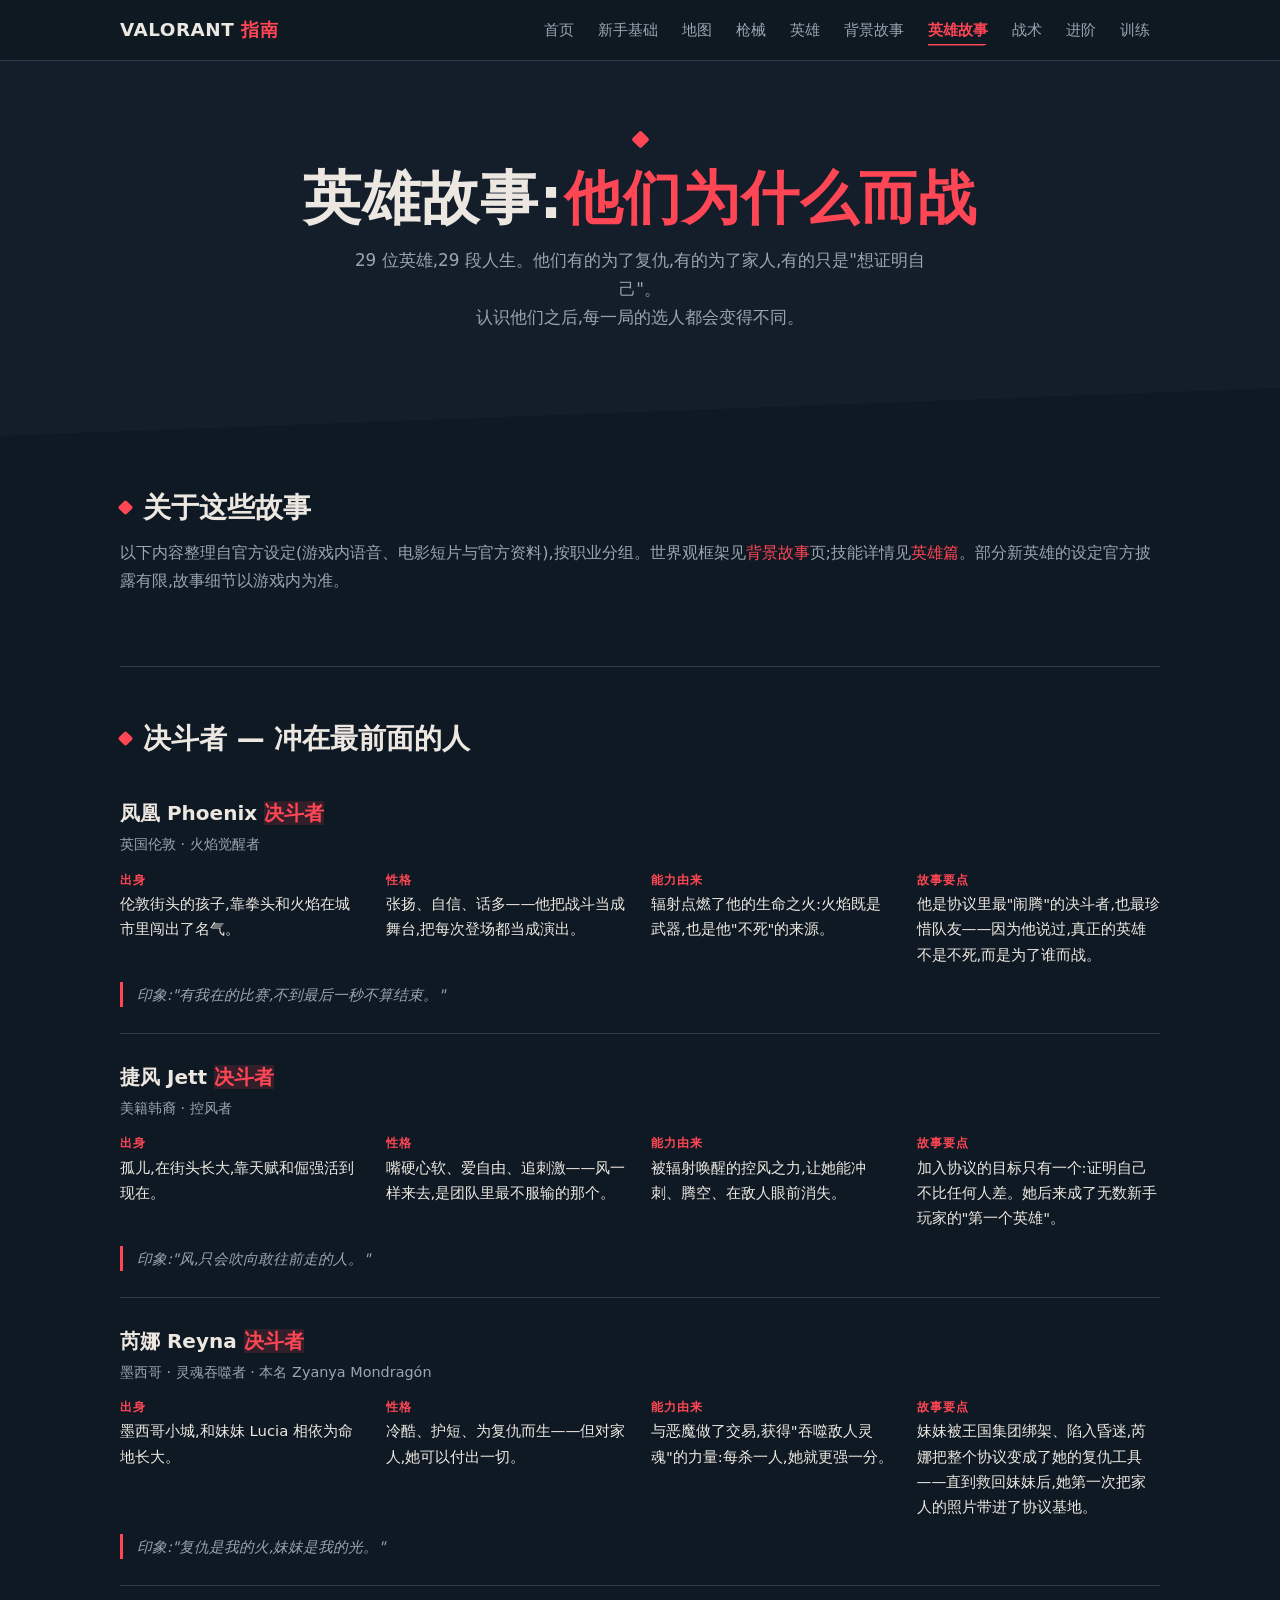
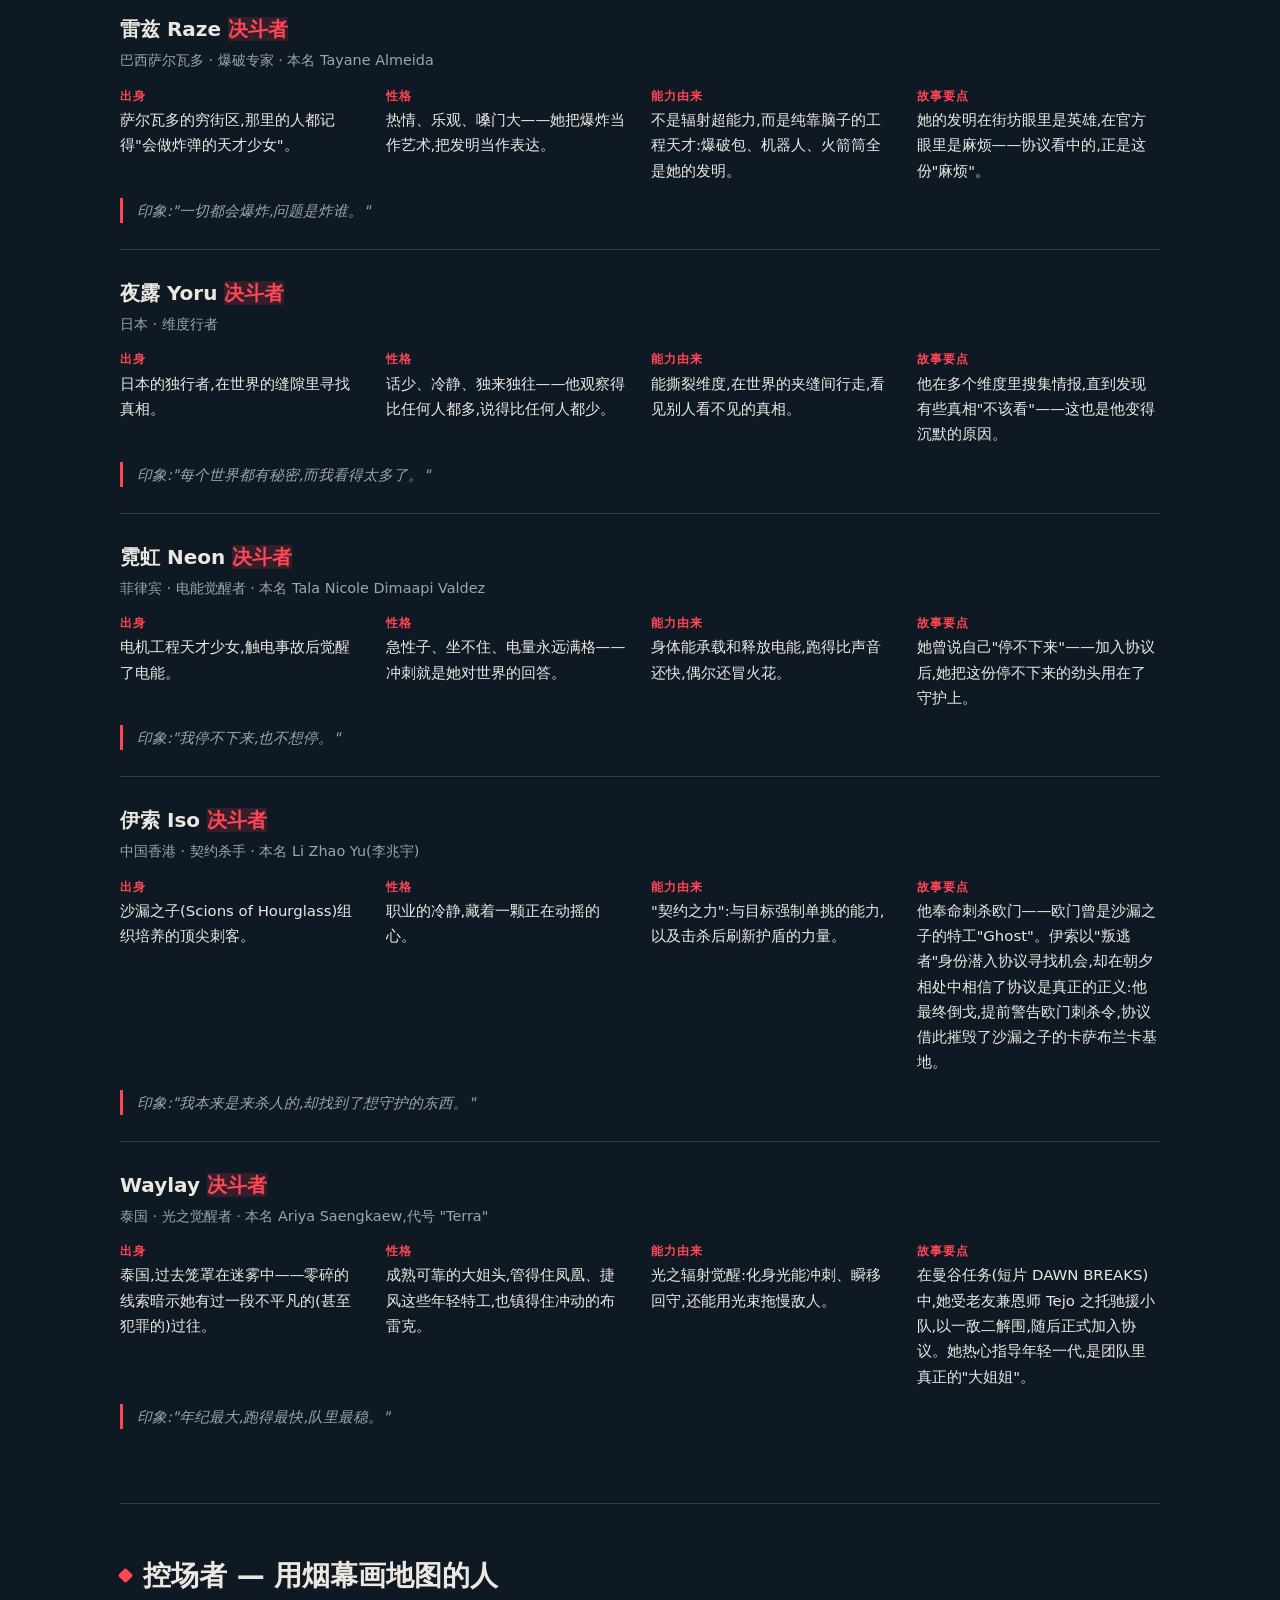
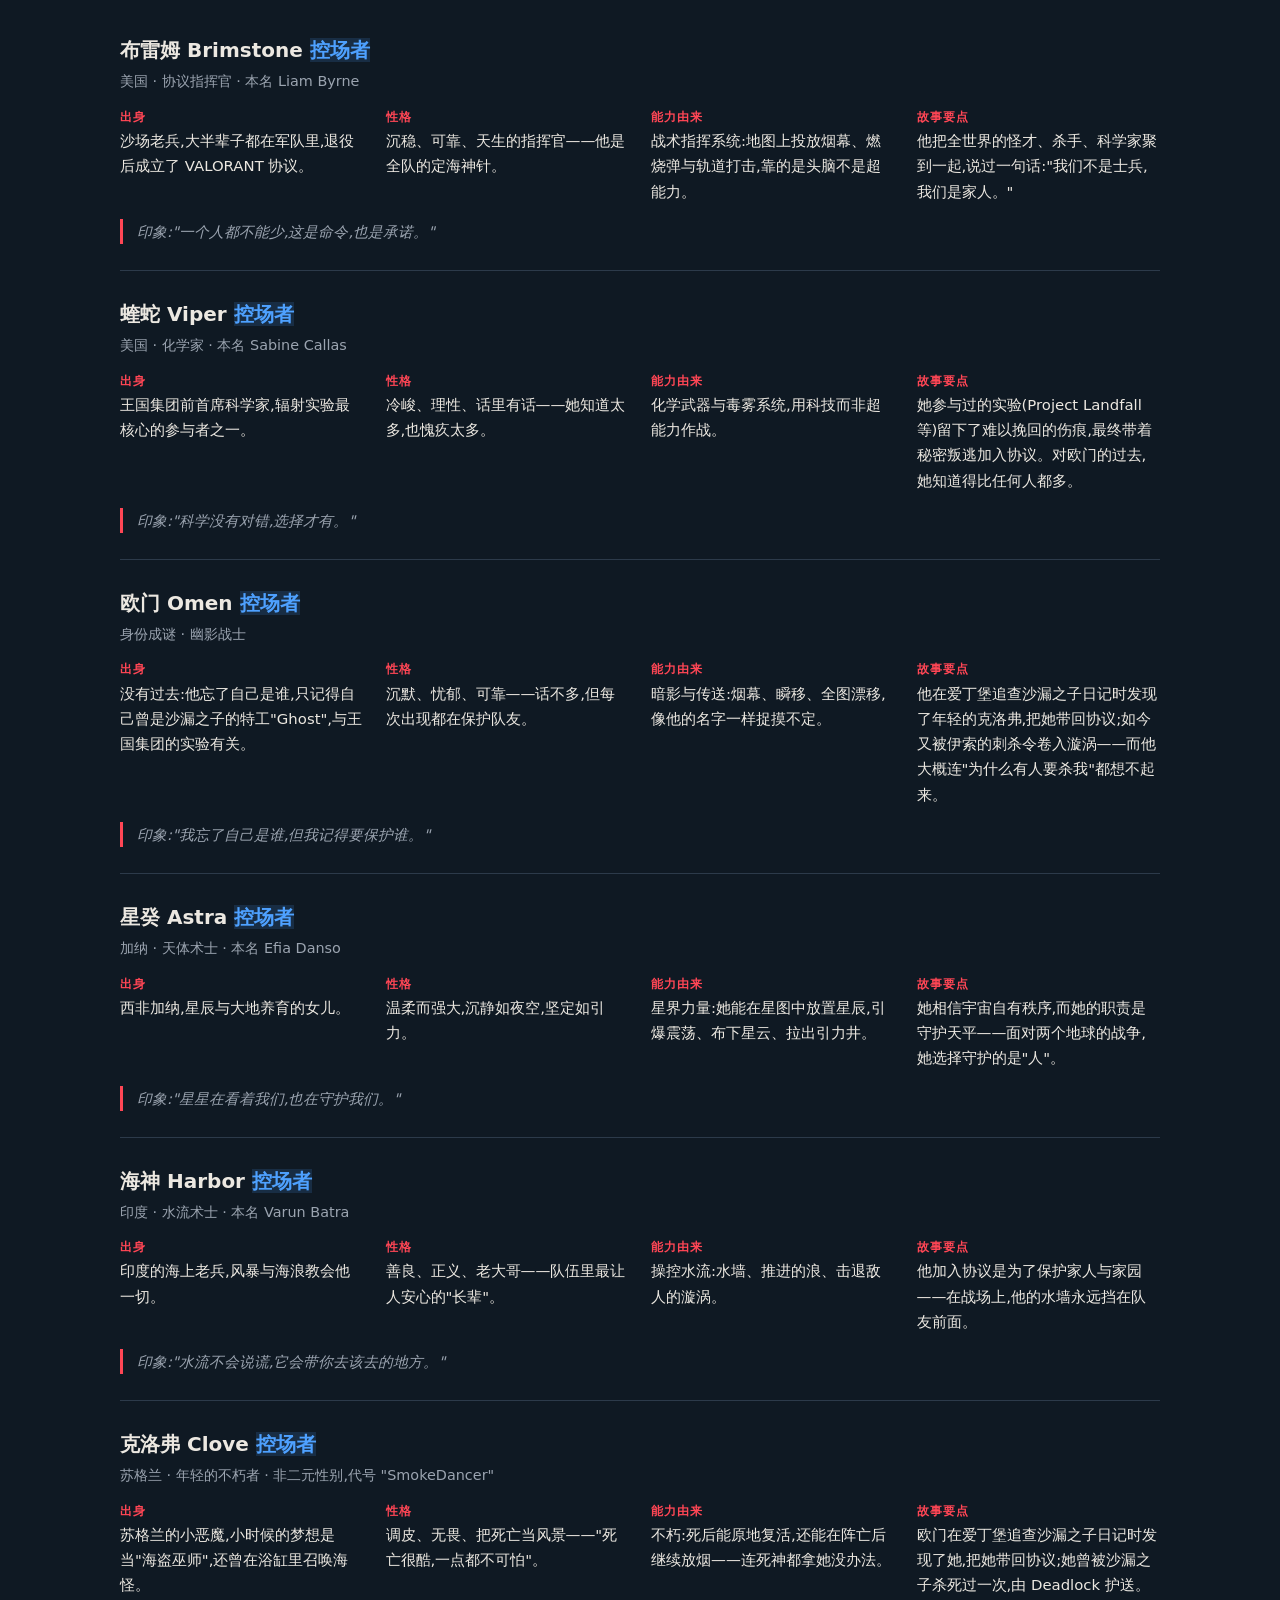
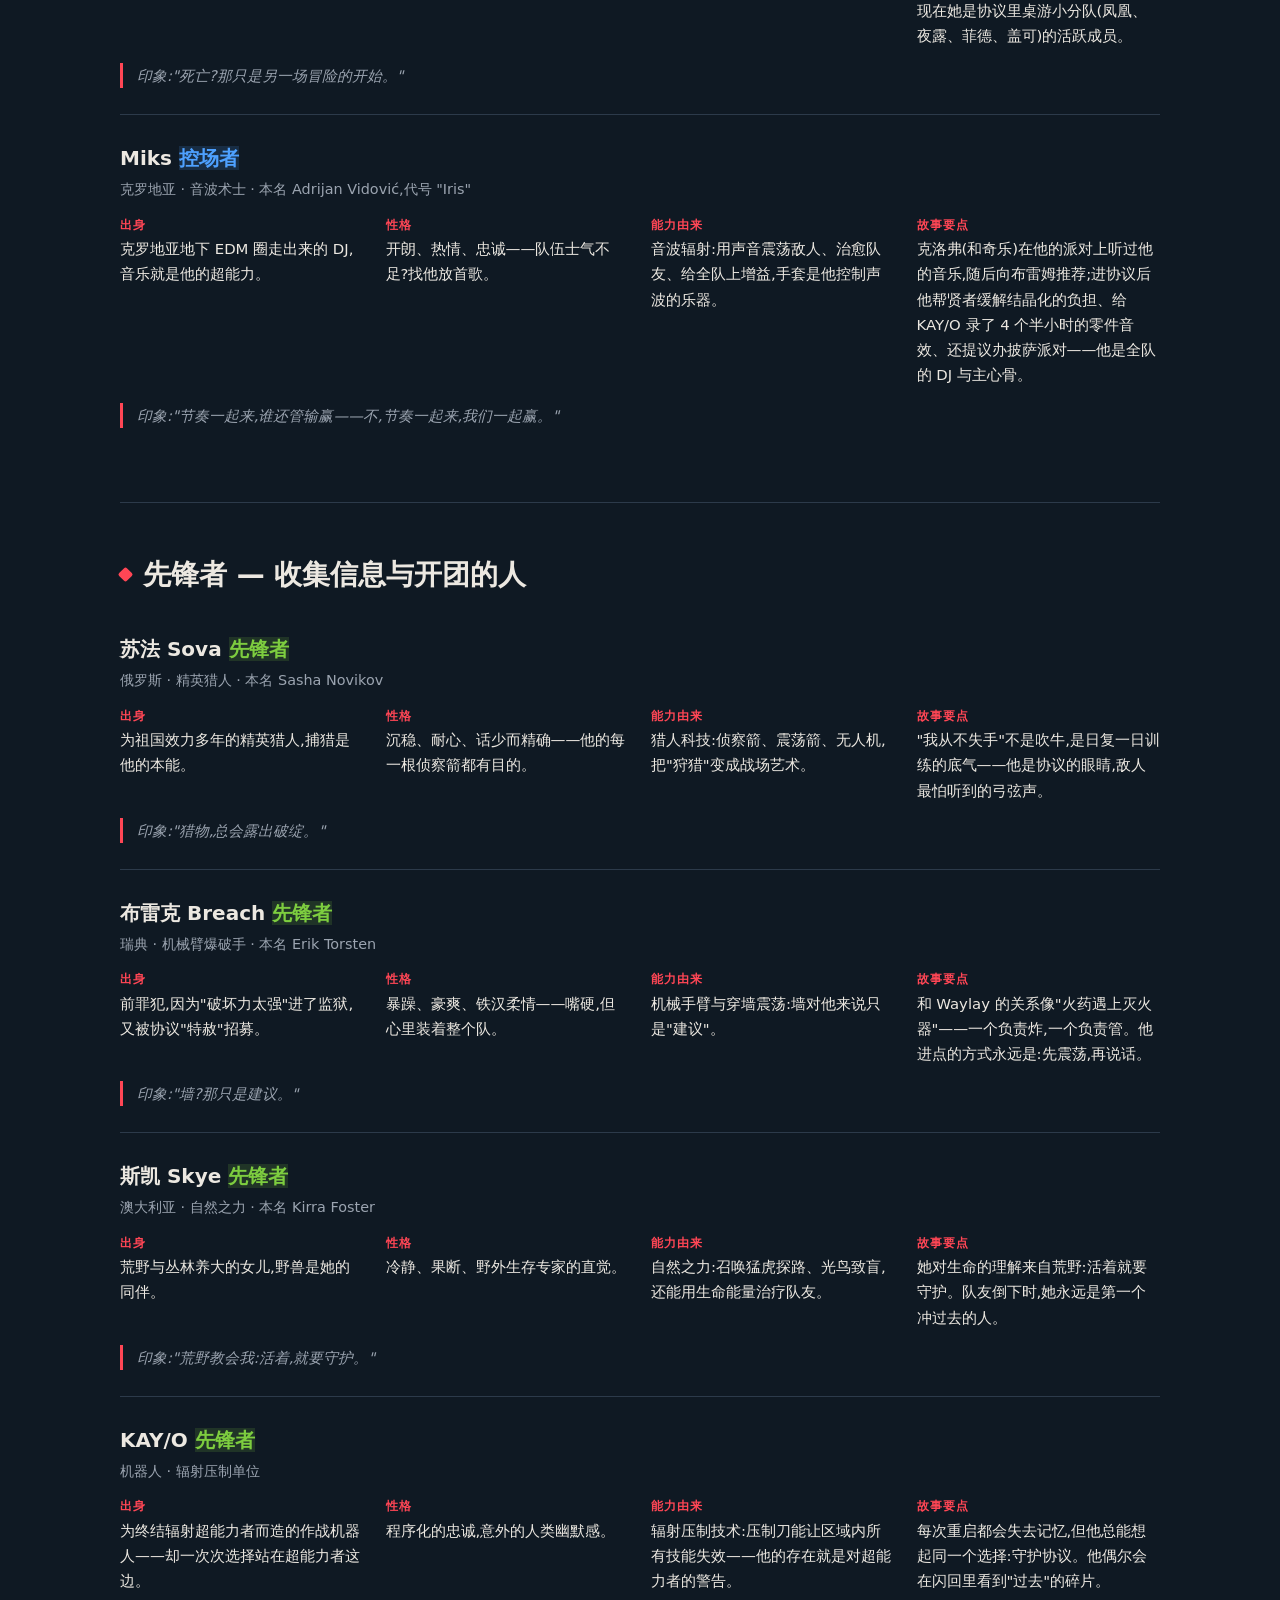
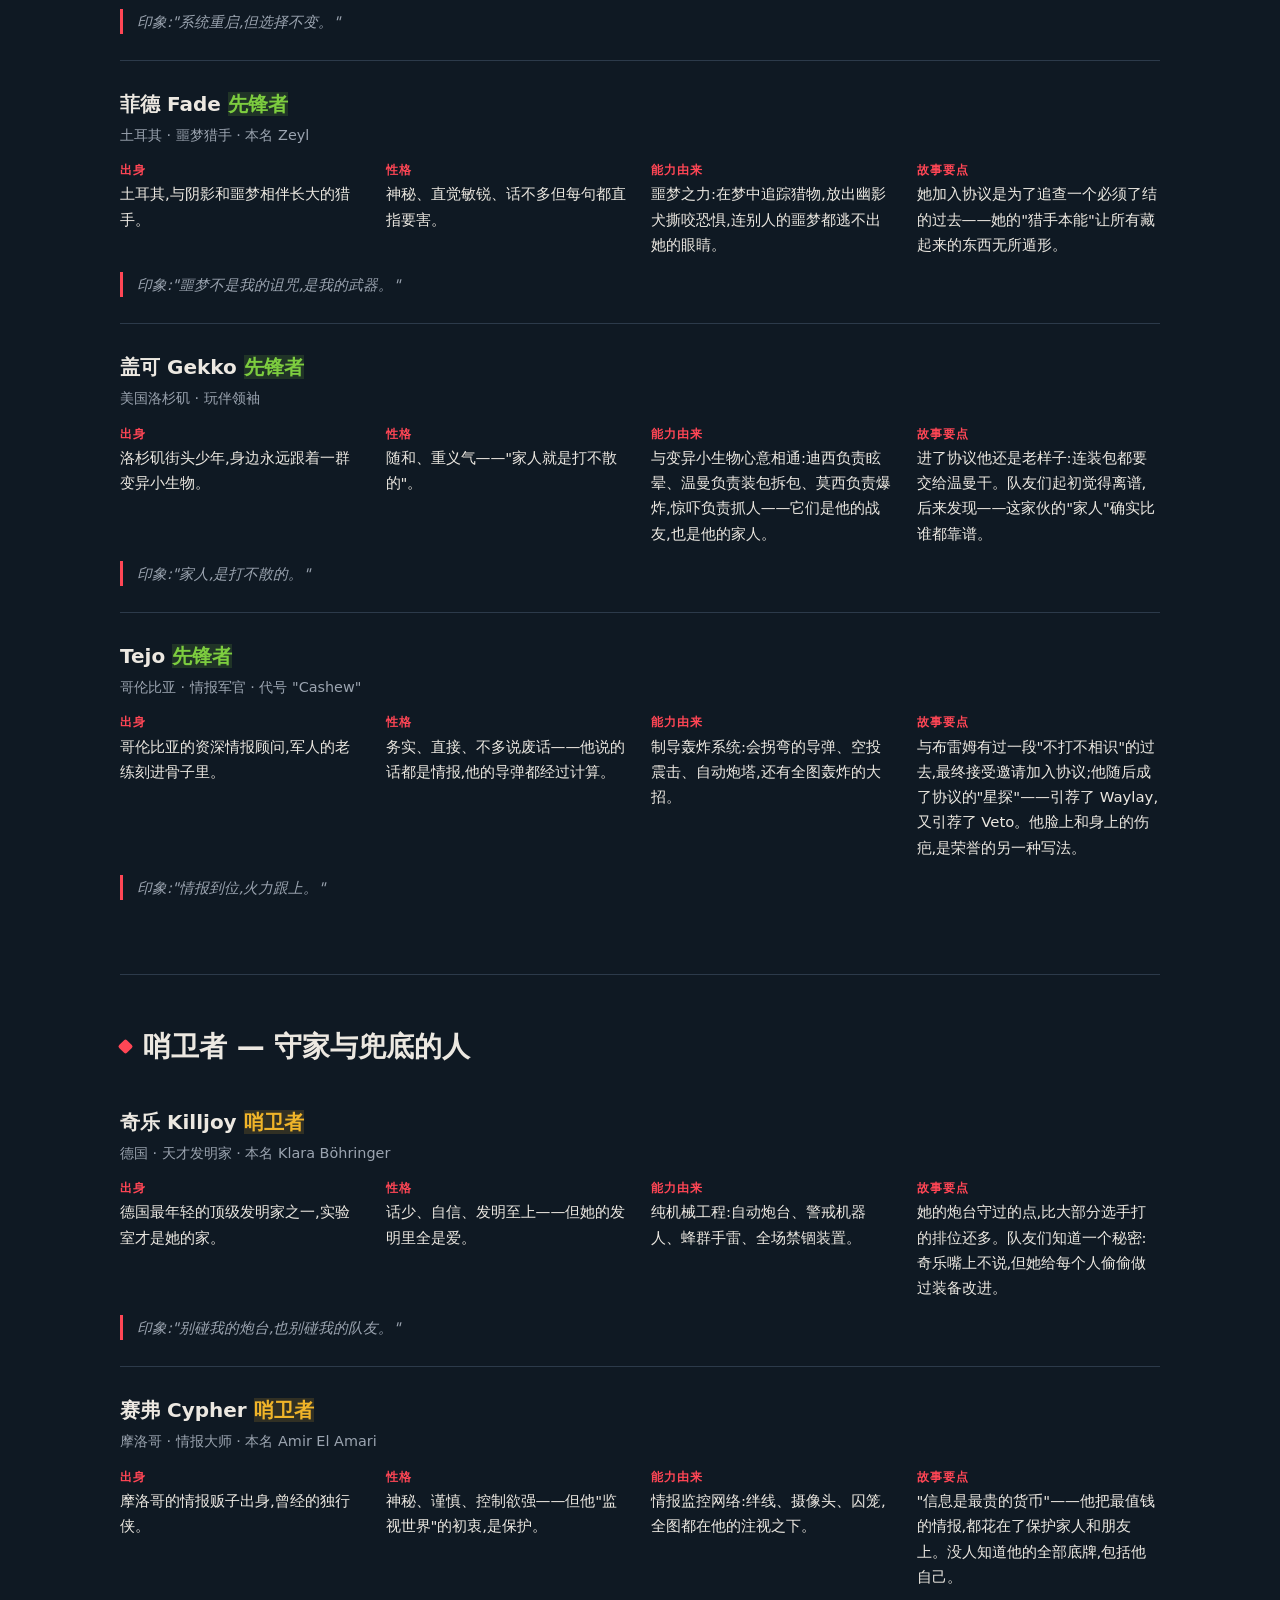
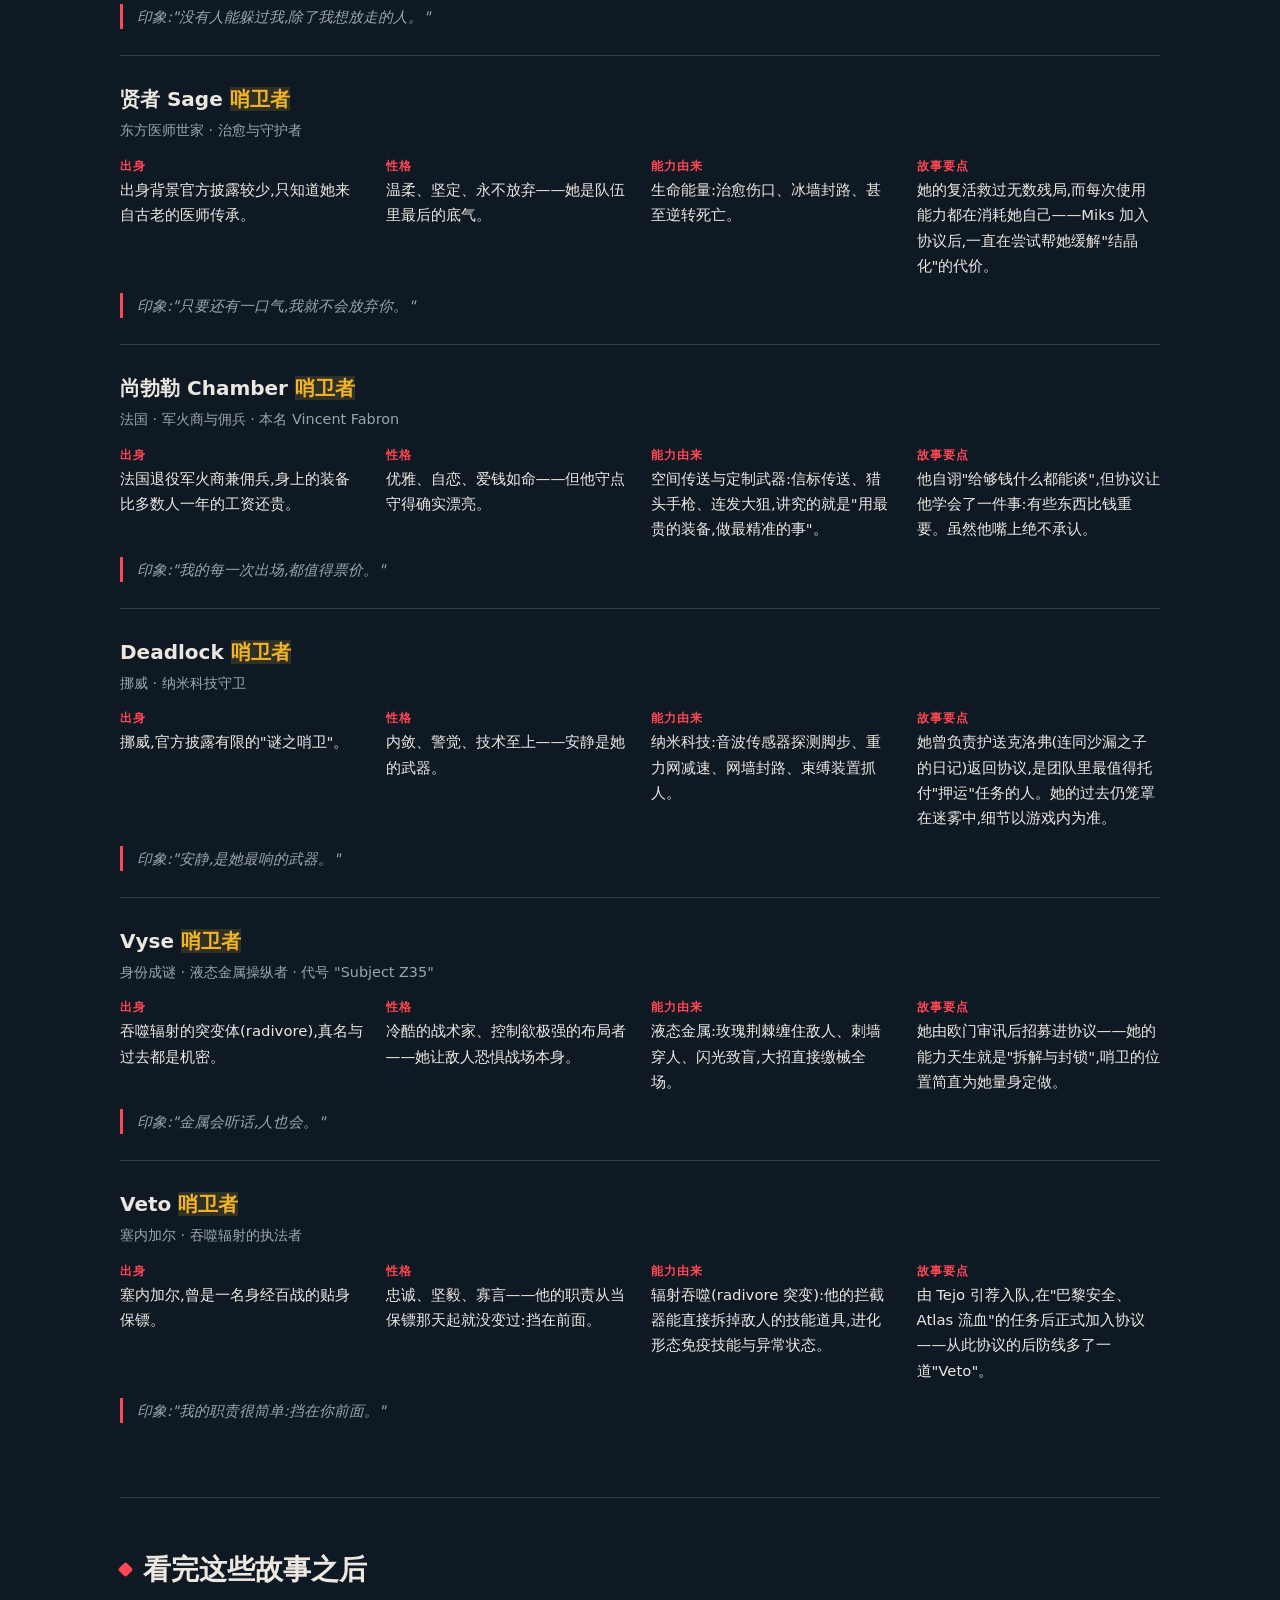
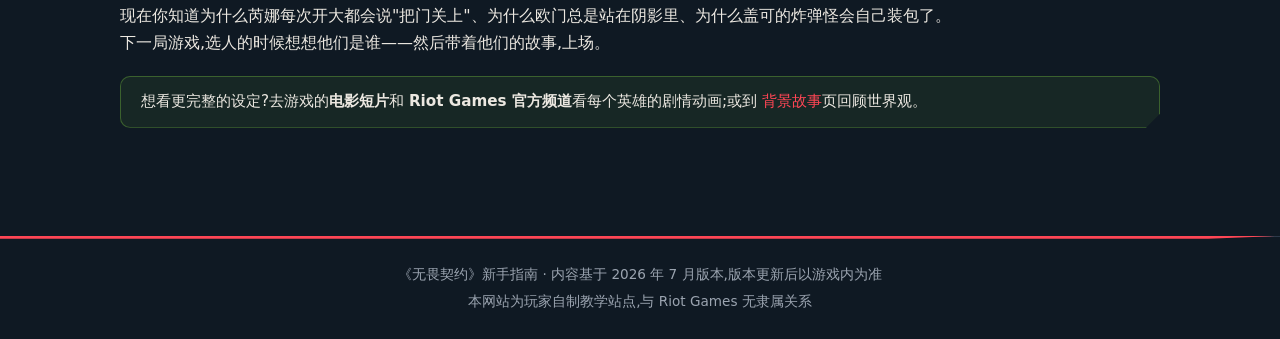
<file: stories.html>
<!DOCTYPE html>
<html lang="zh-CN">
<head>
  <meta charset="UTF-8">
  <meta name="viewport" content="width=device-width, initial-scale=1.0">
  <title>英雄故事 — 无畏契约新手指南</title>
  <meta name="description" content="无畏契约 29 位英雄的背景故事:出身、性格、能力由来与故事要点。">
  <meta property="og:type" content="website">
  <meta property="og:site_name" content="无畏契约新手指南">
  <meta property="og:title" content="英雄故事 — 无畏契约新手指南">
  <meta property="og:description" content="29 位英雄的出身、性格、能力由来与故事要点。">
  <meta property="og:url" content="https://yxtman.github.io/git/stories.html">
  <meta property="og:locale" content="zh_CN">
  <meta name="twitter:card" content="summary">
  <link rel="canonical" href="https://yxtman.github.io/git/stories.html">
  <link rel="stylesheet" href="css/style.css">
</head>
<body>

<header class="site-header">
  <div class="container header-inner">
    <a href="index.html" class="logo">VALORANT<span> 指南</span></a>
    <button type="button" class="nav-toggle" id="navToggle" aria-label="打开菜单" aria-controls="siteNav" aria-expanded="false">☰</button>
    <nav class="site-nav" id="siteNav" aria-label="主导航">
      <a href="index.html">首页</a>
      <a href="basics.html">新手基础</a>
      <a href="maps.html">地图</a>
      <a href="weapons.html">枪械</a>
      <a href="agents.html">英雄</a>
      <a href="lore.html">背景故事</a>
      <a href="stories.html" class="active" aria-current="page">英雄故事</a>
      <a href="tactics.html">战术</a>
      <a href="advanced.html">进阶</a>
      <a href="training.html">训练</a>
    </nav>
  </div>
</header>

<section class="hero">
  <div class="container">
    <h1>英雄故事:<em>他们为什么而战</em></h1>
    <p>29 位英雄,29 段人生。他们有的为了复仇,有的为了家人,有的只是"想证明自己"。<br>认识他们之后,每一局的选人都会变得不同。</p>
  </div>
</section>

<main class="container">

  <section class="section">
    <h2 class="section-title">关于这些故事</h2>
    <p class="section-desc">以下内容整理自官方设定(游戏内语音、电影短片与官方资料),按职业分组。世界观框架见<a href="lore.html">背景故事</a>页;技能详情见<a href="agents.html">英雄篇</a>。部分新英雄的设定官方披露有限,故事细节以游戏内为准。</p>
  </section>

  <!-- ============ 决斗者 ============ -->
  <section class="section">
    <h2 class="section-title">决斗者 — 冲在最前面的人</h2>

    <article class="story-card">
      <h3>凤凰 Phoenix <span class="tag tag-duelist">决斗者</span></h3>
      <p class="story-sub">英国伦敦 · 火焰觉醒者</p>
      <div class="story-grid">
        <div class="sg-item"><b>出身</b>伦敦街头的孩子,靠拳头和火焰在城市里闯出了名气。</div>
        <div class="sg-item"><b>性格</b>张扬、自信、话多——他把战斗当成舞台,把每次登场都当成演出。</div>
        <div class="sg-item"><b>能力由来</b>辐射点燃了他的生命之火:火焰既是武器,也是他"不死"的来源。</div>
        <div class="sg-item"><b>故事要点</b>他是协议里最"闹腾"的决斗者,也最珍惜队友——因为他说过,真正的英雄不是不死,而是为了谁而战。</div>
      </div>
      <p class="story-quote">印象:"有我在的比赛,不到最后一秒不算结束。"</p>
    </article>

    <article class="story-card">
      <h3>捷风 Jett <span class="tag tag-duelist">决斗者</span></h3>
      <p class="story-sub">美籍韩裔 · 控风者</p>
      <div class="story-grid">
        <div class="sg-item"><b>出身</b>孤儿,在街头长大,靠天赋和倔强活到现在。</div>
        <div class="sg-item"><b>性格</b>嘴硬心软、爱自由、追刺激——风一样来去,是团队里最不服输的那个。</div>
        <div class="sg-item"><b>能力由来</b>被辐射唤醒的控风之力,让她能冲刺、腾空、在敌人眼前消失。</div>
        <div class="sg-item"><b>故事要点</b>加入协议的目标只有一个:证明自己不比任何人差。她后来成了无数新手玩家的"第一个英雄"。</div>
      </div>
      <p class="story-quote">印象:"风,只会吹向敢往前走的人。"</p>
    </article>

    <article class="story-card">
      <h3>芮娜 Reyna <span class="tag tag-duelist">决斗者</span></h3>
      <p class="story-sub">墨西哥 · 灵魂吞噬者 · 本名 Zyanya Mondragón</p>
      <div class="story-grid">
        <div class="sg-item"><b>出身</b>墨西哥小城,和妹妹 Lucia 相依为命地长大。</div>
        <div class="sg-item"><b>性格</b>冷酷、护短、为复仇而生——但对家人,她可以付出一切。</div>
        <div class="sg-item"><b>能力由来</b>与恶魔做了交易,获得"吞噬敌人灵魂"的力量:每杀一人,她就更强一分。</div>
        <div class="sg-item"><b>故事要点</b>妹妹被王国集团绑架、陷入昏迷,芮娜把整个协议变成了她的复仇工具——直到救回妹妹后,她第一次把家人的照片带进了协议基地。</div>
      </div>
      <p class="story-quote">印象:"复仇是我的火,妹妹是我的光。"</p>
    </article>

    <article class="story-card">
      <h3>雷兹 Raze <span class="tag tag-duelist">决斗者</span></h3>
      <p class="story-sub">巴西萨尔瓦多 · 爆破专家 · 本名 Tayane Almeida</p>
      <div class="story-grid">
        <div class="sg-item"><b>出身</b>萨尔瓦多的穷街区,那里的人都记得"会做炸弹的天才少女"。</div>
        <div class="sg-item"><b>性格</b>热情、乐观、嗓门大——她把爆炸当作艺术,把发明当作表达。</div>
        <div class="sg-item"><b>能力由来</b>不是辐射超能力,而是纯靠脑子的工程天才:爆破包、机器人、火箭筒全是她的发明。</div>
        <div class="sg-item"><b>故事要点</b>她的发明在街坊眼里是英雄,在官方眼里是麻烦——协议看中的,正是这份"麻烦"。</div>
      </div>
      <p class="story-quote">印象:"一切都会爆炸,问题是炸谁。"</p>
    </article>

    <article class="story-card">
      <h3>夜露 Yoru <span class="tag tag-duelist">决斗者</span></h3>
      <p class="story-sub">日本 · 维度行者</p>
      <div class="story-grid">
        <div class="sg-item"><b>出身</b>日本的独行者,在世界的缝隙里寻找真相。</div>
        <div class="sg-item"><b>性格</b>话少、冷静、独来独往——他观察得比任何人都多,说得比任何人都少。</div>
        <div class="sg-item"><b>能力由来</b>能撕裂维度,在世界的夹缝间行走,看见别人看不见的真相。</div>
        <div class="sg-item"><b>故事要点</b>他在多个维度里搜集情报,直到发现有些真相"不该看"——这也是他变得沉默的原因。</div>
      </div>
      <p class="story-quote">印象:"每个世界都有秘密,而我看得太多了。"</p>
    </article>

    <article class="story-card">
      <h3>霓虹 Neon <span class="tag tag-duelist">决斗者</span></h3>
      <p class="story-sub">菲律宾 · 电能觉醒者 · 本名 Tala Nicole Dimaapi Valdez</p>
      <div class="story-grid">
        <div class="sg-item"><b>出身</b>电机工程天才少女,触电事故后觉醒了电能。</div>
        <div class="sg-item"><b>性格</b>急性子、坐不住、电量永远满格——冲刺就是她对世界的回答。</div>
        <div class="sg-item"><b>能力由来</b>身体能承载和释放电能,跑得比声音还快,偶尔还冒火花。</div>
        <div class="sg-item"><b>故事要点</b>她曾说自己"停不下来"——加入协议后,她把这份停不下来的劲头用在了守护上。</div>
      </div>
      <p class="story-quote">印象:"我停不下来,也不想停。"</p>
    </article>

    <article class="story-card">
      <h3>伊索 Iso <span class="tag tag-duelist">决斗者</span></h3>
      <p class="story-sub">中国香港 · 契约杀手 · 本名 Li Zhao Yu(李兆宇)</p>
      <div class="story-grid">
        <div class="sg-item"><b>出身</b>沙漏之子(Scions of Hourglass)组织培养的顶尖刺客。</div>
        <div class="sg-item"><b>性格</b>职业的冷静,藏着一颗正在动摇的心。</div>
        <div class="sg-item"><b>能力由来</b>"契约之力":与目标强制单挑的能力,以及击杀后刷新护盾的力量。</div>
        <div class="sg-item"><b>故事要点</b>他奉命刺杀欧门——欧门曾是沙漏之子的特工"Ghost"。伊索以"叛逃者"身份潜入协议寻找机会,却在朝夕相处中相信了协议是真正的正义:他最终倒戈,提前警告欧门刺杀令,协议借此摧毁了沙漏之子的卡萨布兰卡基地。</div>
      </div>
      <p class="story-quote">印象:"我本来是来杀人的,却找到了想守护的东西。"</p>
    </article>

    <article class="story-card">
      <h3>Waylay <span class="tag tag-duelist">决斗者</span></h3>
      <p class="story-sub">泰国 · 光之觉醒者 · 本名 Ariya Saengkaew,代号 "Terra"</p>
      <div class="story-grid">
        <div class="sg-item"><b>出身</b>泰国,过去笼罩在迷雾中——零碎的线索暗示她有过一段不平凡的(甚至犯罪的)过往。</div>
        <div class="sg-item"><b>性格</b>成熟可靠的大姐头,管得住凤凰、捷风这些年轻特工,也镇得住冲动的布雷克。</div>
        <div class="sg-item"><b>能力由来</b>光之辐射觉醒:化身光能冲刺、瞬移回守,还能用光束拖慢敌人。</div>
        <div class="sg-item"><b>故事要点</b>在曼谷任务(短片 DAWN BREAKS)中,她受老友兼恩师 Tejo 之托驰援小队,以一敌二解围,随后正式加入协议。她热心指导年轻一代,是团队里真正的"大姐姐"。</div>
      </div>
      <p class="story-quote">印象:"年纪最大,跑得最快,队里最稳。"</p>
    </article>
  </section>

  <!-- ============ 控场者 ============ -->
  <section class="section">
    <h2 class="section-title">控场者 — 用烟幕画地图的人</h2>

    <article class="story-card">
      <h3>布雷姆 Brimstone <span class="tag tag-controller">控场者</span></h3>
      <p class="story-sub">美国 · 协议指挥官 · 本名 Liam Byrne</p>
      <div class="story-grid">
        <div class="sg-item"><b>出身</b>沙场老兵,大半辈子都在军队里,退役后成立了 VALORANT 协议。</div>
        <div class="sg-item"><b>性格</b>沉稳、可靠、天生的指挥官——他是全队的定海神针。</div>
        <div class="sg-item"><b>能力由来</b>战术指挥系统:地图上投放烟幕、燃烧弹与轨道打击,靠的是头脑不是超能力。</div>
        <div class="sg-item"><b>故事要点</b>他把全世界的怪才、杀手、科学家聚到一起,说过一句话:"我们不是士兵,我们是家人。"</div>
      </div>
      <p class="story-quote">印象:"一个人都不能少,这是命令,也是承诺。"</p>
    </article>

    <article class="story-card">
      <h3>蝰蛇 Viper <span class="tag tag-controller">控场者</span></h3>
      <p class="story-sub">美国 · 化学家 · 本名 Sabine Callas</p>
      <div class="story-grid">
        <div class="sg-item"><b>出身</b>王国集团前首席科学家,辐射实验最核心的参与者之一。</div>
        <div class="sg-item"><b>性格</b>冷峻、理性、话里有话——她知道太多,也愧疚太多。</div>
        <div class="sg-item"><b>能力由来</b>化学武器与毒雾系统,用科技而非超能力作战。</div>
        <div class="sg-item"><b>故事要点</b>她参与过的实验(Project Landfall 等)留下了难以挽回的伤痕,最终带着秘密叛逃加入协议。对欧门的过去,她知道得比任何人都多。</div>
      </div>
      <p class="story-quote">印象:"科学没有对错,选择才有。"</p>
    </article>

    <article class="story-card">
      <h3>欧门 Omen <span class="tag tag-controller">控场者</span></h3>
      <p class="story-sub">身份成谜 · 幽影战士</p>
      <div class="story-grid">
        <div class="sg-item"><b>出身</b>没有过去:他忘了自己是谁,只记得自己曾是沙漏之子的特工"Ghost",与王国集团的实验有关。</div>
        <div class="sg-item"><b>性格</b>沉默、忧郁、可靠——话不多,但每次出现都在保护队友。</div>
        <div class="sg-item"><b>能力由来</b>暗影与传送:烟幕、瞬移、全图漂移,像他的名字一样捉摸不定。</div>
        <div class="sg-item"><b>故事要点</b>他在爱丁堡追查沙漏之子日记时发现了年轻的克洛弗,把她带回协议;如今又被伊索的刺杀令卷入漩涡——而他大概连"为什么有人要杀我"都想不起来。</div>
      </div>
      <p class="story-quote">印象:"我忘了自己是谁,但我记得要保护谁。"</p>
    </article>

    <article class="story-card">
      <h3>星癸 Astra <span class="tag tag-controller">控场者</span></h3>
      <p class="story-sub">加纳 · 天体术士 · 本名 Efia Danso</p>
      <div class="story-grid">
        <div class="sg-item"><b>出身</b>西非加纳,星辰与大地养育的女儿。</div>
        <div class="sg-item"><b>性格</b>温柔而强大,沉静如夜空,坚定如引力。</div>
        <div class="sg-item"><b>能力由来</b>星界力量:她能在星图中放置星辰,引爆震荡、布下星云、拉出引力井。</div>
        <div class="sg-item"><b>故事要点</b>她相信宇宙自有秩序,而她的职责是守护天平——面对两个地球的战争,她选择守护的是"人"。</div>
      </div>
      <p class="story-quote">印象:"星星在看着我们,也在守护我们。"</p>
    </article>

    <article class="story-card">
      <h3>海神 Harbor <span class="tag tag-controller">控场者</span></h3>
      <p class="story-sub">印度 · 水流术士 · 本名 Varun Batra</p>
      <div class="story-grid">
        <div class="sg-item"><b>出身</b>印度的海上老兵,风暴与海浪教会他一切。</div>
        <div class="sg-item"><b>性格</b>善良、正义、老大哥——队伍里最让人安心的"长辈"。</div>
        <div class="sg-item"><b>能力由来</b>操控水流:水墙、推进的浪、击退敌人的漩涡。</div>
        <div class="sg-item"><b>故事要点</b>他加入协议是为了保护家人与家园——在战场上,他的水墙永远挡在队友前面。</div>
      </div>
      <p class="story-quote">印象:"水流不会说谎,它会带你去该去的地方。"</p>
    </article>

    <article class="story-card">
      <h3>克洛弗 Clove <span class="tag tag-controller">控场者</span></h3>
      <p class="story-sub">苏格兰 · 年轻的不朽者 · 非二元性别,代号 "SmokeDancer"</p>
      <div class="story-grid">
        <div class="sg-item"><b>出身</b>苏格兰的小恶魔,小时候的梦想是当"海盗巫师",还曾在浴缸里召唤海怪。</div>
        <div class="sg-item"><b>性格</b>调皮、无畏、把死亡当风景——"死亡很酷,一点都不可怕"。</div>
        <div class="sg-item"><b>能力由来</b>不朽:死后能原地复活,还能在阵亡后继续放烟——连死神都拿她没办法。</div>
        <div class="sg-item"><b>故事要点</b>欧门在爱丁堡追查沙漏之子日记时发现了她,把她带回协议;她曾被沙漏之子杀死过一次,由 Deadlock 护送。现在她是协议里桌游小分队(凤凰、夜露、菲德、盖可)的活跃成员。</div>
      </div>
      <p class="story-quote">印象:"死亡?那只是另一场冒险的开始。"</p>
    </article>

    <article class="story-card">
      <h3>Miks <span class="tag tag-controller">控场者</span></h3>
      <p class="story-sub">克罗地亚 · 音波术士 · 本名 Adrijan Vidović,代号 "Iris"</p>
      <div class="story-grid">
        <div class="sg-item"><b>出身</b>克罗地亚地下 EDM 圈走出来的 DJ,音乐就是他的超能力。</div>
        <div class="sg-item"><b>性格</b>开朗、热情、忠诚——队伍士气不足?找他放首歌。</div>
        <div class="sg-item"><b>能力由来</b>音波辐射:用声音震荡敌人、治愈队友、给全队上增益,手套是他控制声波的乐器。</div>
        <div class="sg-item"><b>故事要点</b>克洛弗(和奇乐)在他的派对上听过他的音乐,随后向布雷姆推荐;进协议后他帮贤者缓解结晶化的负担、给 KAY/O 录了 4 个半小时的零件音效、还提议办披萨派对——他是全队的 DJ 与主心骨。</div>
      </div>
      <p class="story-quote">印象:"节奏一起来,谁还管输赢——不,节奏一起来,我们一起赢。"</p>
    </article>
  </section>

  <!-- ============ 先锋者 ============ -->
  <section class="section">
    <h2 class="section-title">先锋者 — 收集信息与开团的人</h2>

    <article class="story-card">
      <h3>苏法 Sova <span class="tag tag-initiator">先锋者</span></h3>
      <p class="story-sub">俄罗斯 · 精英猎人 · 本名 Sasha Novikov</p>
      <div class="story-grid">
        <div class="sg-item"><b>出身</b>为祖国效力多年的精英猎人,捕猎是他的本能。</div>
        <div class="sg-item"><b>性格</b>沉稳、耐心、话少而精确——他的每一根侦察箭都有目的。</div>
        <div class="sg-item"><b>能力由来</b>猎人科技:侦察箭、震荡箭、无人机,把"狩猎"变成战场艺术。</div>
        <div class="sg-item"><b>故事要点</b>"我从不失手"不是吹牛,是日复一日训练的底气——他是协议的眼睛,敌人最怕听到的弓弦声。</div>
      </div>
      <p class="story-quote">印象:"猎物,总会露出破绽。"</p>
    </article>

    <article class="story-card">
      <h3>布雷克 Breach <span class="tag tag-initiator">先锋者</span></h3>
      <p class="story-sub">瑞典 · 机械臂爆破手 · 本名 Erik Torsten</p>
      <div class="story-grid">
        <div class="sg-item"><b>出身</b>前罪犯,因为"破坏力太强"进了监狱,又被协议"特赦"招募。</div>
        <div class="sg-item"><b>性格</b>暴躁、豪爽、铁汉柔情——嘴硬,但心里装着整个队。</div>
        <div class="sg-item"><b>能力由来</b>机械手臂与穿墙震荡:墙对他来说只是"建议"。</div>
        <div class="sg-item"><b>故事要点</b>和 Waylay 的关系像"火药遇上灭火器"——一个负责炸,一个负责管。他进点的方式永远是:先震荡,再说话。</div>
      </div>
      <p class="story-quote">印象:"墙?那只是建议。"</p>
    </article>

    <article class="story-card">
      <h3>斯凯 Skye <span class="tag tag-initiator">先锋者</span></h3>
      <p class="story-sub">澳大利亚 · 自然之力 · 本名 Kirra Foster</p>
      <div class="story-grid">
        <div class="sg-item"><b>出身</b>荒野与丛林养大的女儿,野兽是她的同伴。</div>
        <div class="sg-item"><b>性格</b>冷静、果断、野外生存专家的直觉。</div>
        <div class="sg-item"><b>能力由来</b>自然之力:召唤猛虎探路、光鸟致盲,还能用生命能量治疗队友。</div>
        <div class="sg-item"><b>故事要点</b>她对生命的理解来自荒野:活着就要守护。队友倒下时,她永远是第一个冲过去的人。</div>
      </div>
      <p class="story-quote">印象:"荒野教会我:活着,就要守护。"</p>
    </article>

    <article class="story-card">
      <h3>KAY/O <span class="tag tag-initiator">先锋者</span></h3>
      <p class="story-sub">机器人 · 辐射压制单位</p>
      <div class="story-grid">
        <div class="sg-item"><b>出身</b>为终结辐射超能力者而造的作战机器人——却一次次选择站在超能力者这边。</div>
        <div class="sg-item"><b>性格</b>程序化的忠诚,意外的人类幽默感。</div>
        <div class="sg-item"><b>能力由来</b>辐射压制技术:压制刀能让区域内所有技能失效——他的存在就是对超能力者的警告。</div>
        <div class="sg-item"><b>故事要点</b>每次重启都会失去记忆,但他总能想起同一个选择:守护协议。他偶尔会在闪回里看到"过去"的碎片。</div>
      </div>
      <p class="story-quote">印象:"系统重启,但选择不变。"</p>
    </article>

    <article class="story-card">
      <h3>菲德 Fade <span class="tag tag-initiator">先锋者</span></h3>
      <p class="story-sub">土耳其 · 噩梦猎手 · 本名 Zeyl</p>
      <div class="story-grid">
        <div class="sg-item"><b>出身</b>土耳其,与阴影和噩梦相伴长大的猎手。</div>
        <div class="sg-item"><b>性格</b>神秘、直觉敏锐、话不多但每句都直指要害。</div>
        <div class="sg-item"><b>能力由来</b>噩梦之力:在梦中追踪猎物,放出幽影犬撕咬恐惧,连别人的噩梦都逃不出她的眼睛。</div>
        <div class="sg-item"><b>故事要点</b>她加入协议是为了追查一个必须了结的过去——她的"猎手本能"让所有藏起来的东西无所遁形。</div>
      </div>
      <p class="story-quote">印象:"噩梦不是我的诅咒,是我的武器。"</p>
    </article>

    <article class="story-card">
      <h3>盖可 Gekko <span class="tag tag-initiator">先锋者</span></h3>
      <p class="story-sub">美国洛杉矶 · 玩伴领袖</p>
      <div class="story-grid">
        <div class="sg-item"><b>出身</b>洛杉矶街头少年,身边永远跟着一群变异小生物。</div>
        <div class="sg-item"><b>性格</b>随和、重义气——"家人就是打不散的"。</div>
        <div class="sg-item"><b>能力由来</b>与变异小生物心意相通:迪西负责眩晕、温曼负责装包拆包、莫西负责爆炸,惊吓负责抓人——它们是他的战友,也是他的家人。</div>
        <div class="sg-item"><b>故事要点</b>进了协议他还是老样子:连装包都要交给温曼干。队友们起初觉得离谱,后来发现——这家伙的"家人"确实比谁都靠谱。</div>
      </div>
      <p class="story-quote">印象:"家人,是打不散的。"</p>
    </article>

    <article class="story-card">
      <h3>Tejo <span class="tag tag-initiator">先锋者</span></h3>
      <p class="story-sub">哥伦比亚 · 情报军官 · 代号 "Cashew"</p>
      <div class="story-grid">
        <div class="sg-item"><b>出身</b>哥伦比亚的资深情报顾问,军人的老练刻进骨子里。</div>
        <div class="sg-item"><b>性格</b>务实、直接、不多说废话——他说的话都是情报,他的导弹都经过计算。</div>
        <div class="sg-item"><b>能力由来</b>制导轰炸系统:会拐弯的导弹、空投震击、自动炮塔,还有全图轰炸的大招。</div>
        <div class="sg-item"><b>故事要点</b>与布雷姆有过一段"不打不相识"的过去,最终接受邀请加入协议;他随后成了协议的"星探"——引荐了 Waylay,又引荐了 Veto。他脸上和身上的伤疤,是荣誉的另一种写法。</div>
      </div>
      <p class="story-quote">印象:"情报到位,火力跟上。"</p>
    </article>
  </section>

  <!-- ============ 哨卫者 ============ -->
  <section class="section">
    <h2 class="section-title">哨卫者 — 守家与兜底的人</h2>

    <article class="story-card">
      <h3>奇乐 Killjoy <span class="tag tag-sentinel">哨卫者</span></h3>
      <p class="story-sub">德国 · 天才发明家 · 本名 Klara Böhringer</p>
      <div class="story-grid">
        <div class="sg-item"><b>出身</b>德国最年轻的顶级发明家之一,实验室才是她的家。</div>
        <div class="sg-item"><b>性格</b>话少、自信、发明至上——但她的发明里全是爱。</div>
        <div class="sg-item"><b>能力由来</b>纯机械工程:自动炮台、警戒机器人、蜂群手雷、全场禁锢装置。</div>
        <div class="sg-item"><b>故事要点</b>她的炮台守过的点,比大部分选手打的排位还多。队友们知道一个秘密:奇乐嘴上不说,但她给每个人偷偷做过装备改进。</div>
      </div>
      <p class="story-quote">印象:"别碰我的炮台,也别碰我的队友。"</p>
    </article>

    <article class="story-card">
      <h3>赛弗 Cypher <span class="tag tag-sentinel">哨卫者</span></h3>
      <p class="story-sub">摩洛哥 · 情报大师 · 本名 Amir El Amari</p>
      <div class="story-grid">
        <div class="sg-item"><b>出身</b>摩洛哥的情报贩子出身,曾经的独行侠。</div>
        <div class="sg-item"><b>性格</b>神秘、谨慎、控制欲强——但他"监视世界"的初衷,是保护。</div>
        <div class="sg-item"><b>能力由来</b>情报监控网络:绊线、摄像头、囚笼,全图都在他的注视之下。</div>
        <div class="sg-item"><b>故事要点</b>"信息是最贵的货币"——他把最值钱的情报,都花在了保护家人和朋友上。没人知道他的全部底牌,包括他自己。</div>
      </div>
      <p class="story-quote">印象:"没有人能躲过我,除了我想放走的人。"</p>
    </article>

    <article class="story-card">
      <h3>贤者 Sage <span class="tag tag-sentinel">哨卫者</span></h3>
      <p class="story-sub">东方医师世家 · 治愈与守护者</p>
      <div class="story-grid">
        <div class="sg-item"><b>出身</b>出身背景官方披露较少,只知道她来自古老的医师传承。</div>
        <div class="sg-item"><b>性格</b>温柔、坚定、永不放弃——她是队伍里最后的底气。</div>
        <div class="sg-item"><b>能力由来</b>生命能量:治愈伤口、冰墙封路、甚至逆转死亡。</div>
        <div class="sg-item"><b>故事要点</b>她的复活救过无数残局,而每次使用能力都在消耗她自己——Miks 加入协议后,一直在尝试帮她缓解"结晶化"的代价。</div>
      </div>
      <p class="story-quote">印象:"只要还有一口气,我就不会放弃你。"</p>
    </article>

    <article class="story-card">
      <h3>尚勃勒 Chamber <span class="tag tag-sentinel">哨卫者</span></h3>
      <p class="story-sub">法国 · 军火商与佣兵 · 本名 Vincent Fabron</p>
      <div class="story-grid">
        <div class="sg-item"><b>出身</b>法国退役军火商兼佣兵,身上的装备比多数人一年的工资还贵。</div>
        <div class="sg-item"><b>性格</b>优雅、自恋、爱钱如命——但他守点守得确实漂亮。</div>
        <div class="sg-item"><b>能力由来</b>空间传送与定制武器:信标传送、猎头手枪、连发大狙,讲究的就是"用最贵的装备,做最精准的事"。</div>
        <div class="sg-item"><b>故事要点</b>他自诩"给够钱什么都能谈",但协议让他学会了一件事:有些东西比钱重要。虽然他嘴上绝不承认。</div>
      </div>
      <p class="story-quote">印象:"我的每一次出场,都值得票价。"</p>
    </article>

    <article class="story-card">
      <h3>Deadlock <span class="tag tag-sentinel">哨卫者</span></h3>
      <p class="story-sub">挪威 · 纳米科技守卫</p>
      <div class="story-grid">
        <div class="sg-item"><b>出身</b>挪威,官方披露有限的"谜之哨卫"。</div>
        <div class="sg-item"><b>性格</b>内敛、警觉、技术至上——安静是她的武器。</div>
        <div class="sg-item"><b>能力由来</b>纳米科技:音波传感器探测脚步、重力网减速、网墙封路、束缚装置抓人。</div>
        <div class="sg-item"><b>故事要点</b>她曾负责护送克洛弗(连同沙漏之子的日记)返回协议,是团队里最值得托付"押运"任务的人。她的过去仍笼罩在迷雾中,细节以游戏内为准。</div>
      </div>
      <p class="story-quote">印象:"安静,是她最响的武器。"</p>
    </article>

    <article class="story-card">
      <h3>Vyse <span class="tag tag-sentinel">哨卫者</span></h3>
      <p class="story-sub">身份成谜 · 液态金属操纵者 · 代号 "Subject Z35"</p>
      <div class="story-grid">
        <div class="sg-item"><b>出身</b>吞噬辐射的突变体(radivore),真名与过去都是机密。</div>
        <div class="sg-item"><b>性格</b>冷酷的战术家、控制欲极强的布局者——她让敌人恐惧战场本身。</div>
        <div class="sg-item"><b>能力由来</b>液态金属:玫瑰荆棘缠住敌人、刺墙穿人、闪光致盲,大招直接缴械全场。</div>
        <div class="sg-item"><b>故事要点</b>她由欧门审讯后招募进协议——她的能力天生就是"拆解与封锁",哨卫的位置简直为她量身定做。</div>
      </div>
      <p class="story-quote">印象:"金属会听话,人也会。"</p>
    </article>

    <article class="story-card">
      <h3>Veto <span class="tag tag-sentinel">哨卫者</span></h3>
      <p class="story-sub">塞内加尔 · 吞噬辐射的执法者</p>
      <div class="story-grid">
        <div class="sg-item"><b>出身</b>塞内加尔,曾是一名身经百战的贴身保镖。</div>
        <div class="sg-item"><b>性格</b>忠诚、坚毅、寡言——他的职责从当保镖那天起就没变过:挡在前面。</div>
        <div class="sg-item"><b>能力由来</b>辐射吞噬(radivore 突变):他的拦截器能直接拆掉敌人的技能道具,进化形态免疫技能与异常状态。</div>
        <div class="sg-item"><b>故事要点</b>由 Tejo 引荐入队,在"巴黎安全、Atlas 流血"的任务后正式加入协议——从此协议的后防线多了一道"Veto"。</div>
      </div>
      <p class="story-quote">印象:"我的职责很简单:挡在你前面。"</p>
    </article>
  </section>

  <section class="section">
    <h2 class="section-title">看完这些故事之后</h2>
    <p>现在你知道为什么芮娜每次开大都会说"把门关上"、为什么欧门总是站在阴影里、为什么盖可的炸弹怪会自己装包了。<br>
    下一局游戏,选人的时候想想他们是谁——然后带着他们的故事,上场。</p>
    <div class="callout tip">
      想看更完整的设定?去游戏的<b>电影短片</b>和 <b>Riot Games 官方频道</b>看每个英雄的剧情动画;或到 <a href="lore.html">背景故事</a>页回顾世界观。
    </div>
  </section>

</main>

<footer class="site-footer">
  <div class="container">
    <p>《无畏契约》新手指南 · 内容基于 2026 年 7 月版本,版本更新后以游戏内为准</p>
    <p>本网站为玩家自制教学站点,与 Riot Games 无隶属关系</p>
  </div>
</footer>

<script src="js/main.js"></script>
</body>
</html>
</file>
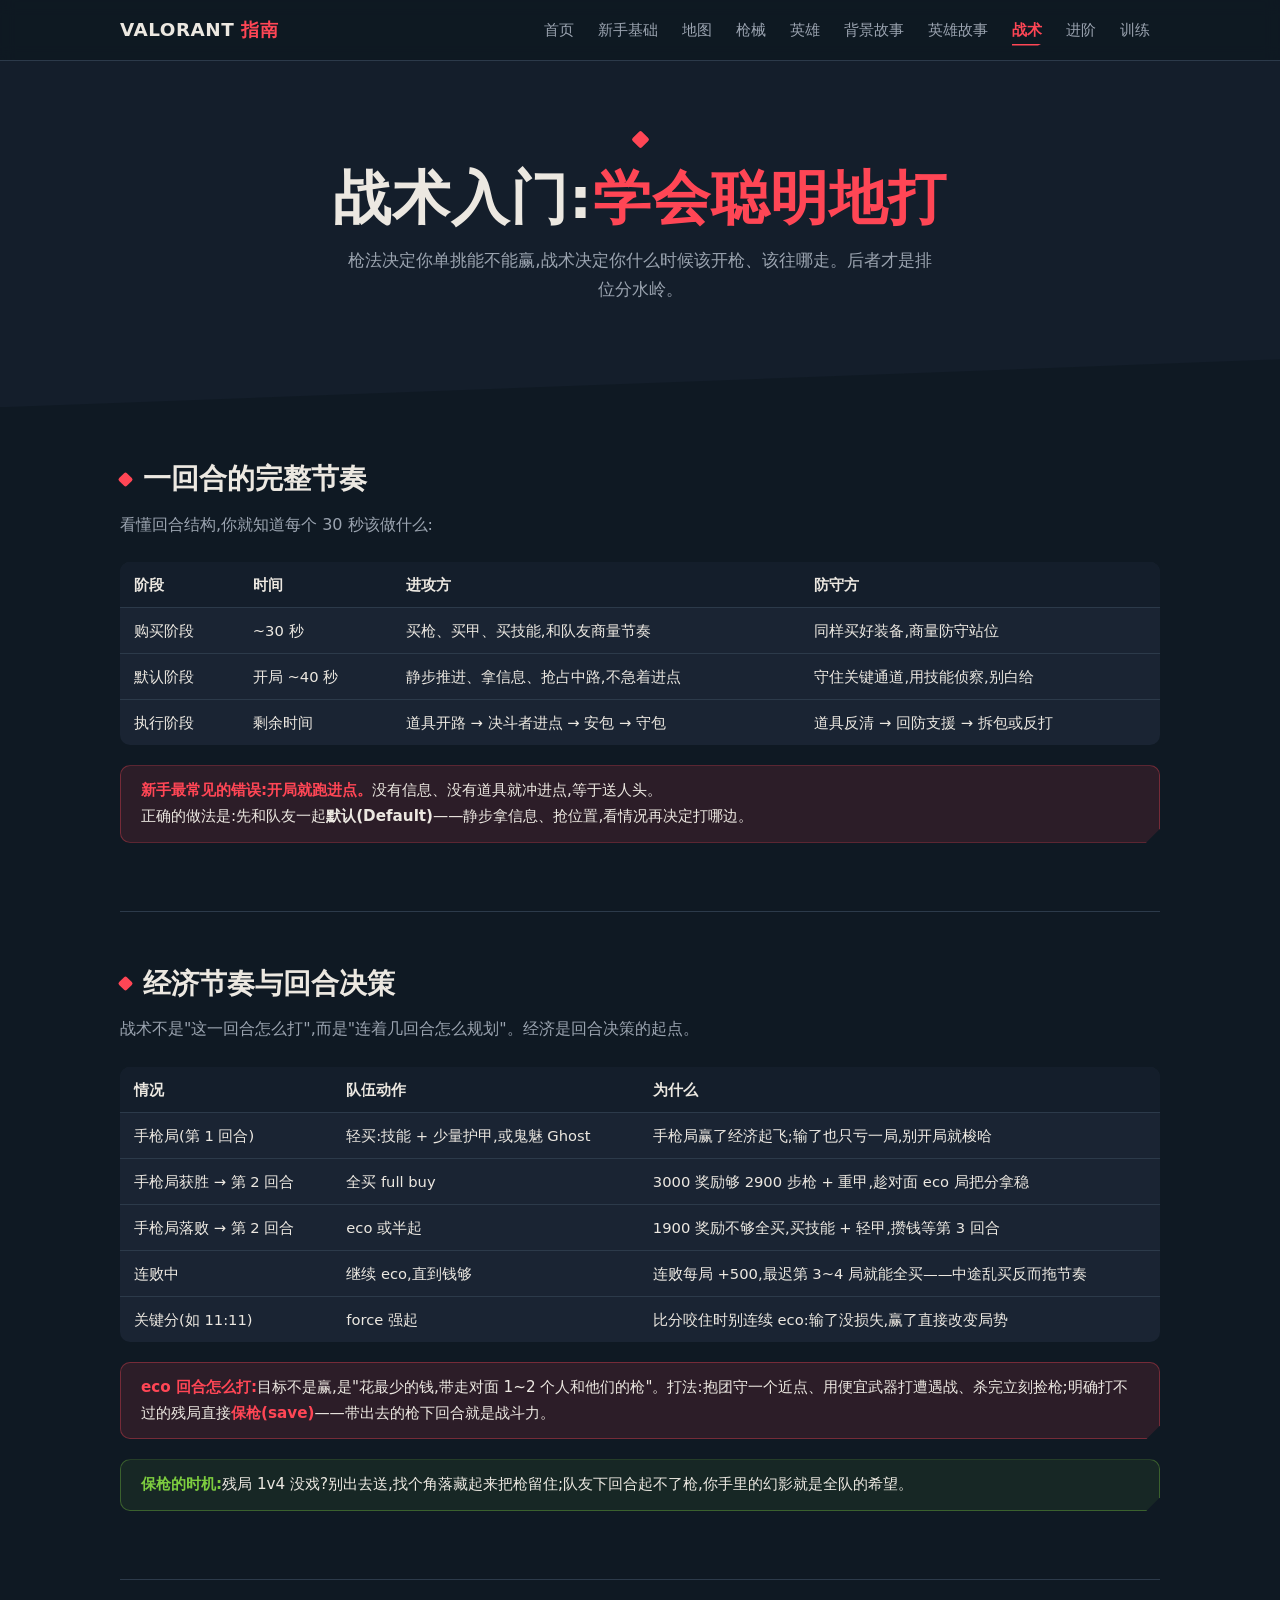
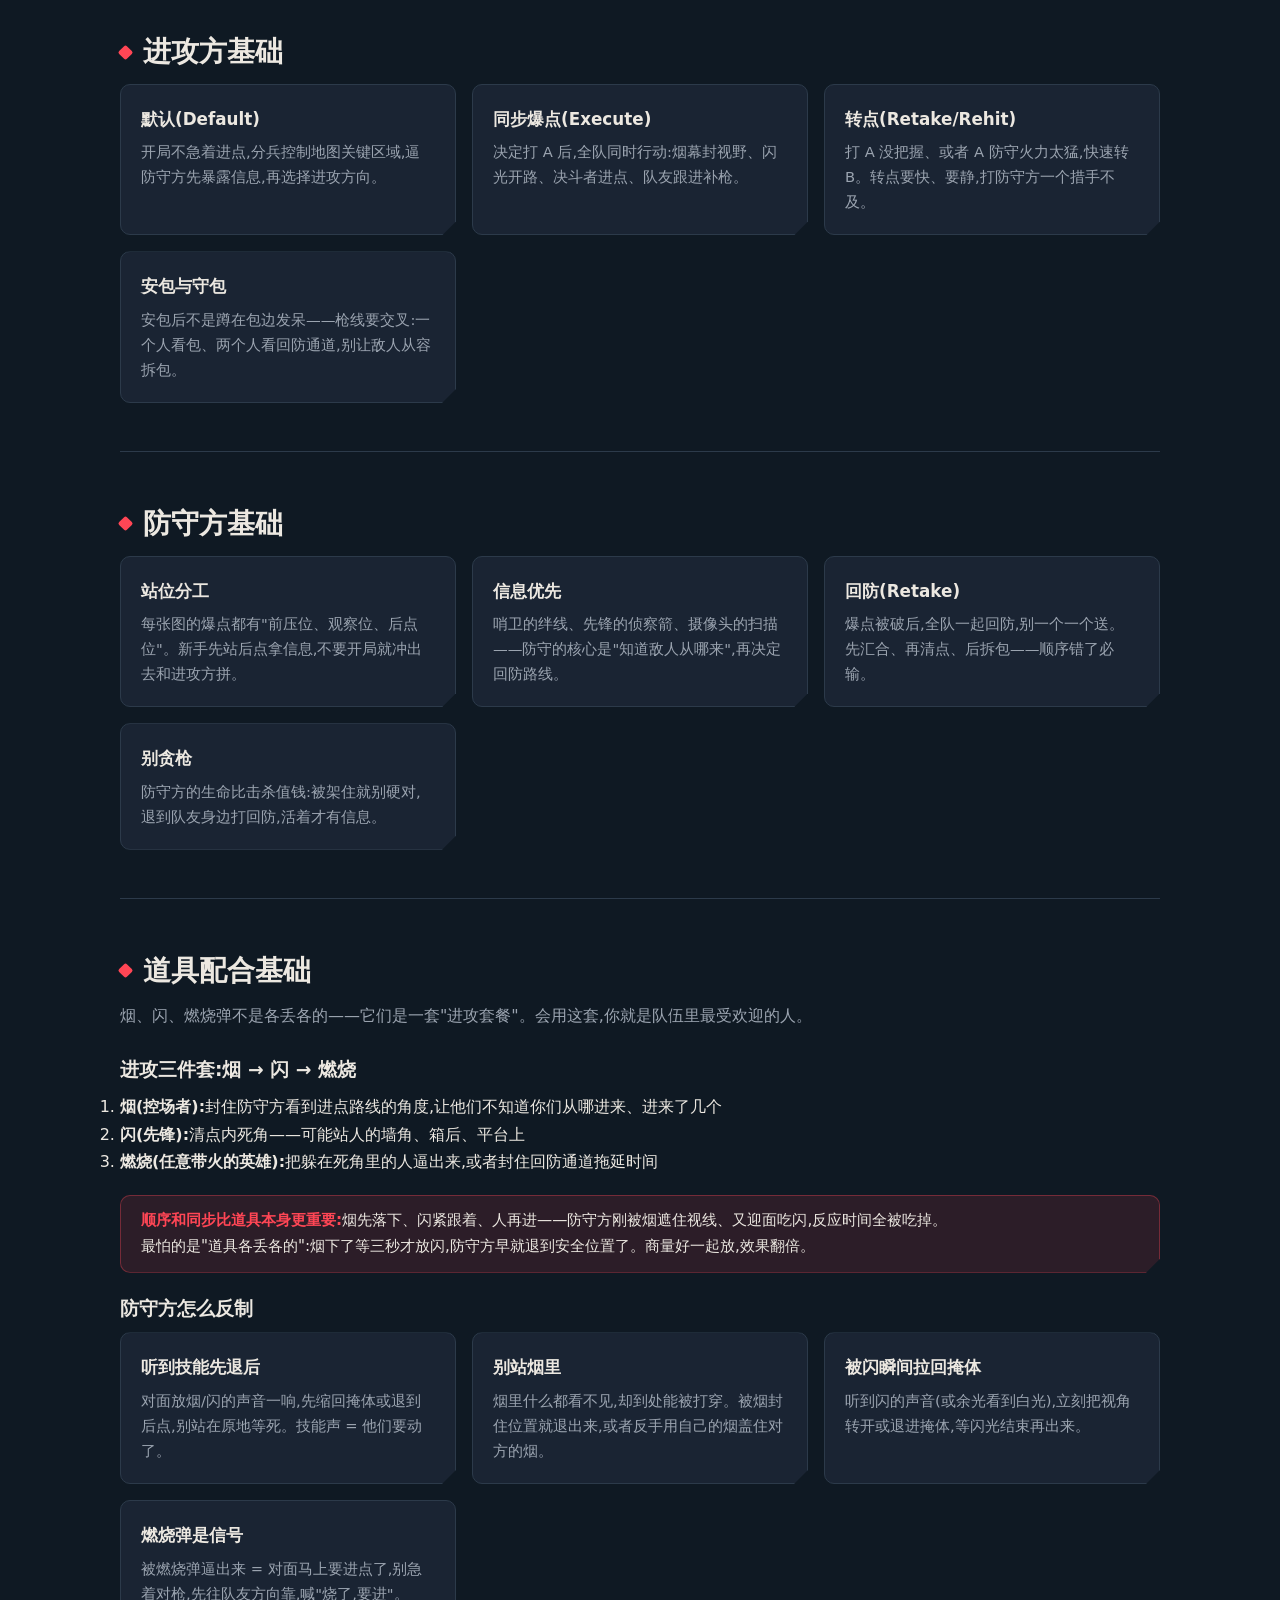
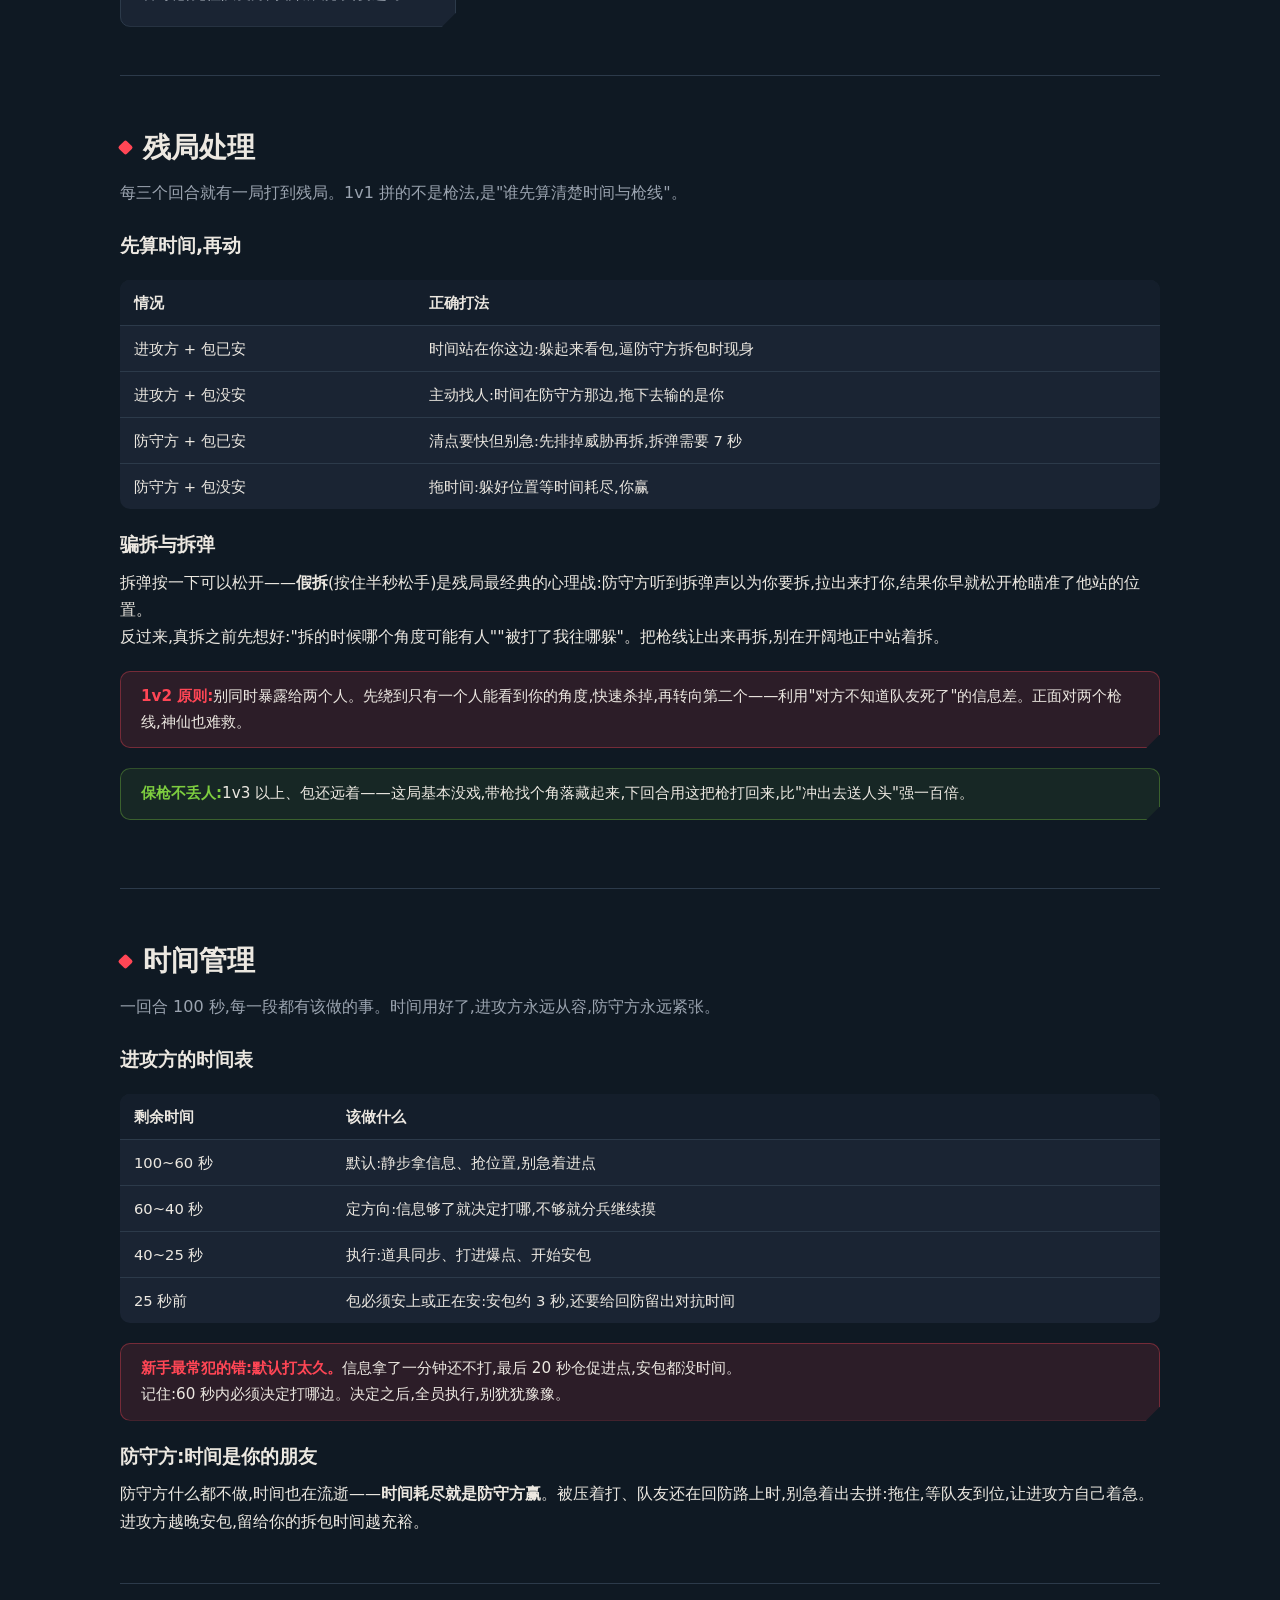
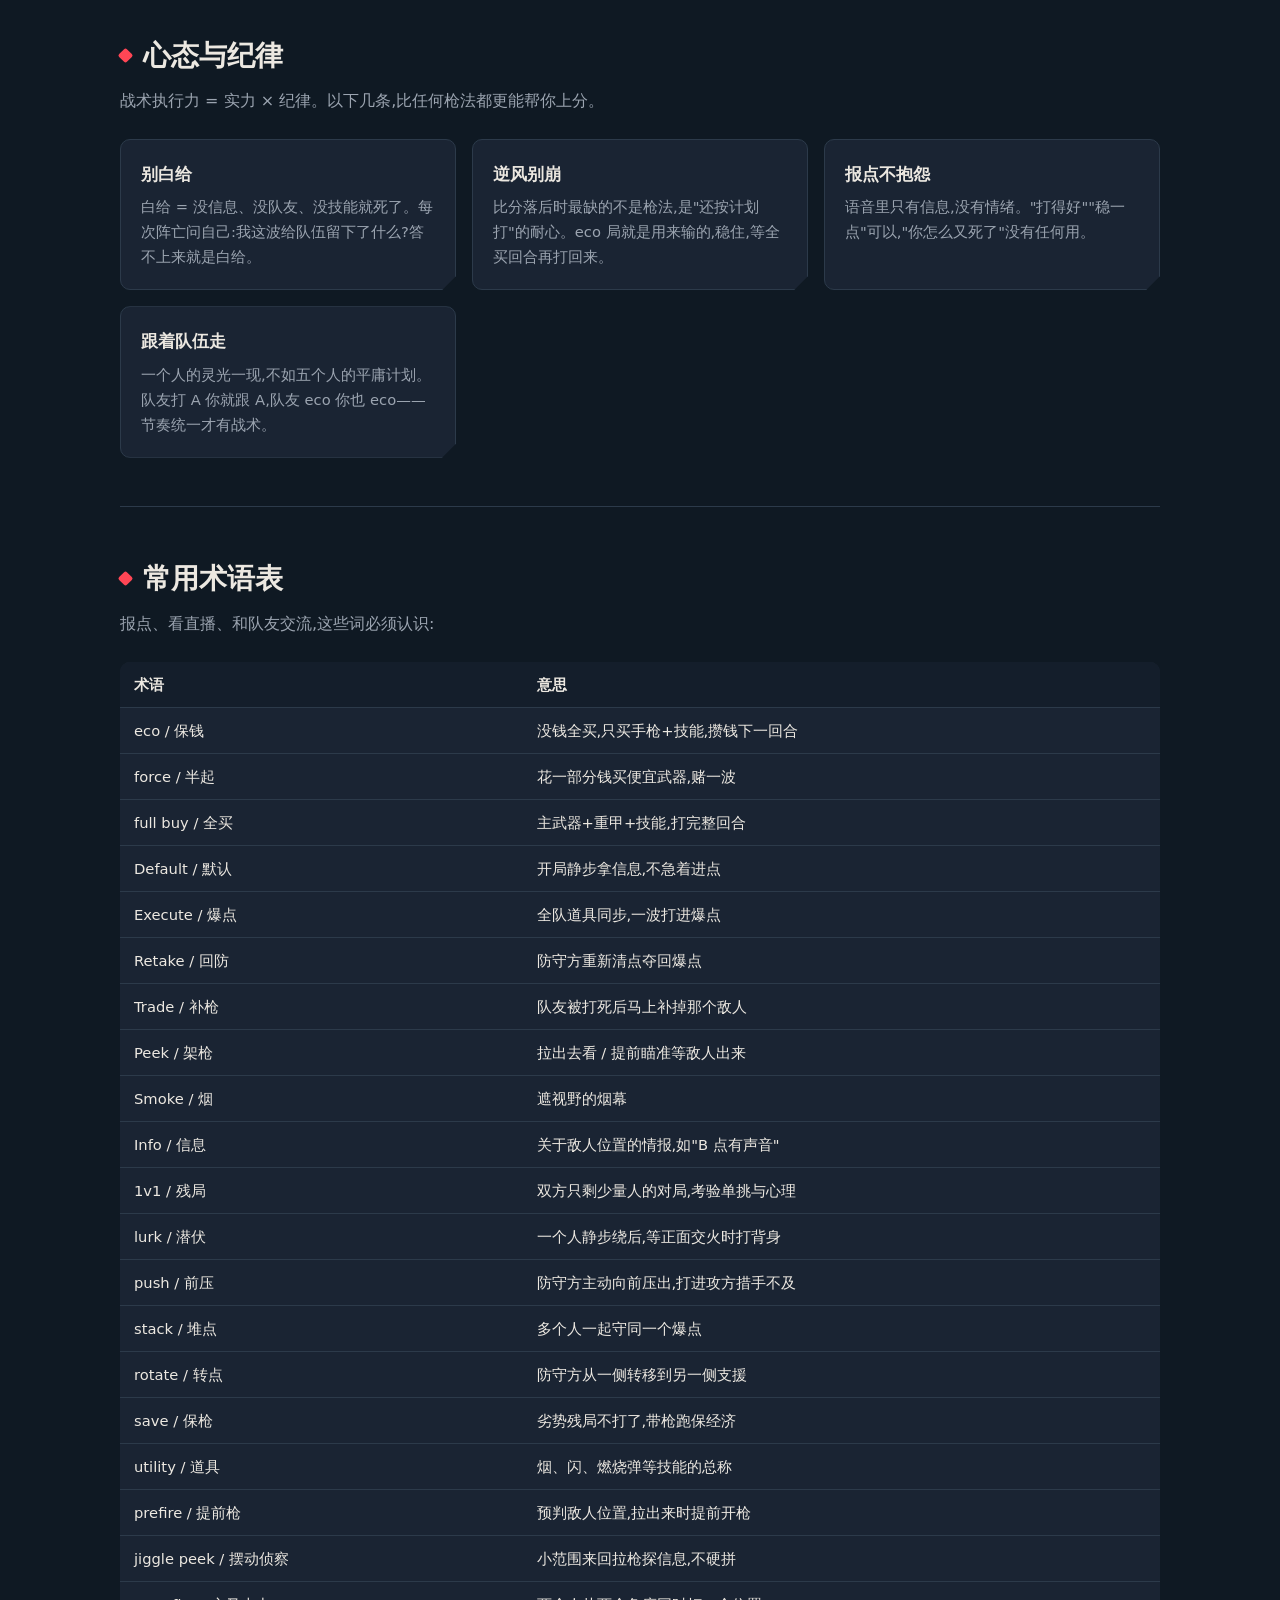
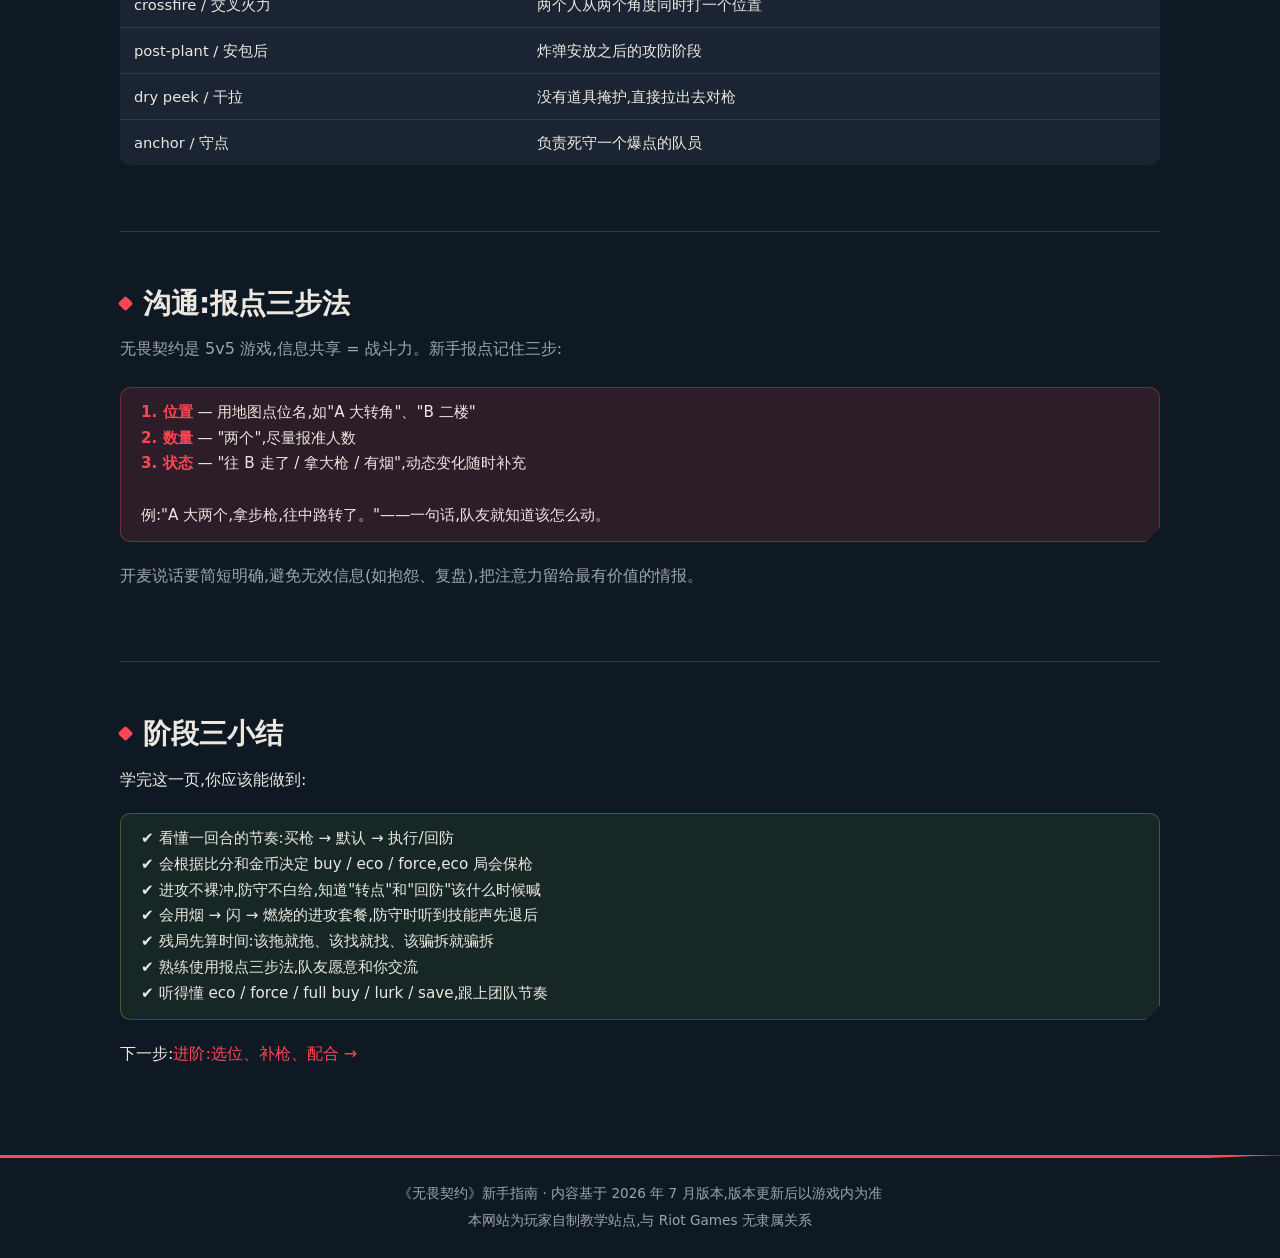
<file: tactics.html>
<!DOCTYPE html>
<html lang="zh-CN">
<head>
  <meta charset="UTF-8">
  <meta name="viewport" content="width=device-width, initial-scale=1.0">
  <title>战术入门 — 无畏契约新手指南</title>
  <meta name="description" content="无畏契约战术入门:回合节奏、经济决策、进攻与防守基础、道具配合、残局处理、时间管理、心态纪律、常用术语表、沟通要点。">
  <meta property="og:type" content="website">
  <meta property="og:site_name" content="无畏契约新手指南">
  <meta property="og:title" content="战术入门 — 无畏契约新手指南">
  <meta property="og:description" content="回合节奏、经济决策、进攻防守、道具配合、残局处理与沟通术语。">
  <meta property="og:url" content="https://yxtman.github.io/git/tactics.html">
  <meta property="og:locale" content="zh_CN">
  <meta name="twitter:card" content="summary">
  <link rel="canonical" href="https://yxtman.github.io/git/tactics.html">
  <link rel="stylesheet" href="css/style.css">
</head>
<body>

<header class="site-header">
  <div class="container header-inner">
    <a href="index.html" class="logo">VALORANT<span> 指南</span></a>
    <button type="button" class="nav-toggle" id="navToggle" aria-label="打开菜单" aria-controls="siteNav" aria-expanded="false">☰</button>
    <nav class="site-nav" id="siteNav" aria-label="主导航">
      <a href="index.html">首页</a>
      <a href="basics.html">新手基础</a>
      <a href="maps.html">地图</a>
      <a href="weapons.html">枪械</a>
      <a href="agents.html">英雄</a>
      <a href="lore.html">背景故事</a>
      <a href="stories.html">英雄故事</a>
      <a href="tactics.html" class="active" aria-current="page">战术</a>
      <a href="advanced.html">进阶</a>
      <a href="training.html">训练</a>
    </nav>
  </div>
</header>

<section class="hero">
  <div class="container">
    <h1>战术入门:<em>学会聪明地打</em></h1>
    <p>枪法决定你单挑能不能赢,战术决定你什么时候该开枪、该往哪走。后者才是排位分水岭。</p>
  </div>
</section>

<main class="container">

  <section class="section">
    <h2 class="section-title">一回合的完整节奏</h2>
    <p class="section-desc">看懂回合结构,你就知道每个 30 秒该做什么:</p>
    <div class="table-wrap">
      <table>
        <thead><tr><th>阶段</th><th>时间</th><th>进攻方</th><th>防守方</th></tr></thead>
        <tbody>
          <tr><td>购买阶段</td><td>~30 秒</td><td>买枪、买甲、买技能,和队友商量节奏</td><td>同样买好装备,商量防守站位</td></tr>
          <tr><td>默认阶段</td><td>开局 ~40 秒</td><td>静步推进、拿信息、抢占中路,不急着进点</td><td>守住关键通道,用技能侦察,别白给</td></tr>
          <tr><td>执行阶段</td><td>剩余时间</td><td>道具开路 → 决斗者进点 → 安包 → 守包</td><td>道具反清 → 回防支援 → 拆包或反打</td></tr>
        </tbody>
      </table>
    </div>
    <div class="callout">
      <strong>新手最常见的错误:开局就跑进点。</strong>没有信息、没有道具就冲进点,等于送人头。<br>
      正确的做法是:先和队友一起<b>默认(Default)</b>——静步拿信息、抢位置,看情况再决定打哪边。
    </div>
  </section>

  <section class="section">
    <h2 class="section-title">经济节奏与回合决策</h2>
    <p class="section-desc">战术不是"这一回合怎么打",而是"连着几回合怎么规划"。经济是回合决策的起点。</p>

    <div class="table-wrap">
      <table>
        <thead><tr><th>情况</th><th>队伍动作</th><th>为什么</th></tr></thead>
        <tbody>
          <tr><td>手枪局(第 1 回合)</td><td>轻买:技能 + 少量护甲,或鬼魅 Ghost</td><td>手枪局赢了经济起飞;输了也只亏一局,别开局就梭哈</td></tr>
          <tr><td>手枪局获胜 → 第 2 回合</td><td>全买 full buy</td><td>3000 奖励够 2900 步枪 + 重甲,趁对面 eco 局把分拿稳</td></tr>
          <tr><td>手枪局落败 → 第 2 回合</td><td>eco 或半起</td><td>1900 奖励不够全买,买技能 + 轻甲,攒钱等第 3 回合</td></tr>
          <tr><td>连败中</td><td>继续 eco,直到钱够</td><td>连败每局 +500,最迟第 3~4 局就能全买——中途乱买反而拖节奏</td></tr>
          <tr><td>关键分(如 11:11)</td><td>force 强起</td><td>比分咬住时别连续 eco:输了没损失,赢了直接改变局势</td></tr>
        </tbody>
      </table>
    </div>
    <div class="callout">
      <strong>eco 回合怎么打:</strong>目标不是赢,是"花最少的钱,带走对面 1~2 个人和他们的枪"。打法:抱团守一个近点、用便宜武器打遭遇战、杀完立刻捡枪;明确打不过的残局直接<strong>保枪(save)</strong>——带出去的枪下回合就是战斗力。
    </div>
    <div class="callout tip">
      <strong>保枪的时机:</strong>残局 1v4 没戏?别出去送,找个角落藏起来把枪留住;队友下回合起不了枪,你手里的幻影就是全队的希望。
    </div>
  </section>

  <section class="section">
    <h2 class="section-title">进攻方基础</h2>
    <div class="grid">
      <div class="card">
        <h3>默认(Default)</h3>
        <p>开局不急着进点,分兵控制地图关键区域,逼防守方先暴露信息,再选择进攻方向。</p>
      </div>
      <div class="card">
        <h3>同步爆点(Execute)</h3>
        <p>决定打 A 后,全队同时行动:烟幕封视野、闪光开路、决斗者进点、队友跟进补枪。</p>
      </div>
      <div class="card">
        <h3>转点(Retake/Rehit)</h3>
        <p>打 A 没把握、或者 A 防守火力太猛,快速转 B。转点要快、要静,打防守方一个措手不及。</p>
      </div>
      <div class="card">
        <h3>安包与守包</h3>
        <p>安包后不是蹲在包边发呆——枪线要交叉:一个人看包、两个人看回防通道,别让敌人从容拆包。</p>
      </div>
    </div>
  </section>

  <section class="section">
    <h2 class="section-title">防守方基础</h2>
    <div class="grid">
      <div class="card">
        <h3>站位分工</h3>
        <p>每张图的爆点都有"前压位、观察位、后点位"。新手先站后点拿信息,不要开局就冲出去和进攻方拼。</p>
      </div>
      <div class="card">
        <h3>信息优先</h3>
        <p>哨卫的绊线、先锋的侦察箭、摄像头的扫描——防守的核心是"知道敌人从哪来",再决定回防路线。</p>
      </div>
      <div class="card">
        <h3>回防(Retake)</h3>
        <p>爆点被破后,全队一起回防,别一个一个送。先汇合、再清点、后拆包——顺序错了必输。</p>
      </div>
      <div class="card">
        <h3>别贪枪</h3>
        <p>防守方的生命比击杀值钱:被架住就别硬对,退到队友身边打回防,活着才有信息。</p>
      </div>
    </div>
  </section>

  <section class="section">
    <h2 class="section-title">道具配合基础</h2>
    <p class="section-desc">烟、闪、燃烧弹不是各丢各的——它们是一套"进攻套餐"。会用这套,你就是队伍里最受欢迎的人。</p>

    <h3 class="subhead">进攻三件套:烟 → 闪 → 燃烧</h3>
    <ol>
      <li><strong>烟(控场者):</strong>封住防守方看到进点路线的角度,让他们不知道你们从哪进来、进来了几个</li>
      <li><strong>闪(先锋):</strong>清点内死角——可能站人的墙角、箱后、平台上</li>
      <li><strong>燃烧(任意带火的英雄):</strong>把躲在死角里的人逼出来,或者封住回防通道拖延时间</li>
    </ol>
    <div class="callout">
      <strong>顺序和同步比道具本身更重要:</strong>烟先落下、闪紧跟着、人再进——防守方刚被烟遮住视线、又迎面吃闪,反应时间全被吃掉。<br>
      最怕的是"道具各丢各的":烟下了等三秒才放闪,防守方早就退到安全位置了。商量好一起放,效果翻倍。
    </div>

    <h3 class="subhead">防守方怎么反制</h3>
    <div class="grid">
      <div class="card">
        <h3>听到技能先退后</h3>
        <p>对面放烟/闪的声音一响,先缩回掩体或退到后点,别站在原地等死。技能声 = 他们要动了。</p>
      </div>
      <div class="card">
        <h3>别站烟里</h3>
        <p>烟里什么都看不见,却到处能被打穿。被烟封住位置就退出来,或者反手用自己的烟盖住对方的烟。</p>
      </div>
      <div class="card">
        <h3>被闪瞬间拉回掩体</h3>
        <p>听到闪的声音(或余光看到白光),立刻把视角转开或退进掩体,等闪光结束再出来。</p>
      </div>
      <div class="card">
        <h3>燃烧弹是信号</h3>
        <p>被燃烧弹逼出来 = 对面马上要进点了,别急着对枪,先往队友方向靠,喊"烧了,要进"。</p>
      </div>
    </div>
  </section>

  <section class="section">
    <h2 class="section-title">残局处理</h2>
    <p class="section-desc">每三个回合就有一局打到残局。1v1 拼的不是枪法,是"谁先算清楚时间与枪线"。</p>

    <h3 class="subhead">先算时间,再动</h3>
    <div class="table-wrap">
      <table>
        <thead><tr><th>情况</th><th>正确打法</th></tr></thead>
        <tbody>
          <tr><td>进攻方 + 包已安</td><td>时间站在你这边:躲起来看包,逼防守方拆包时现身</td></tr>
          <tr><td>进攻方 + 包没安</td><td>主动找人:时间在防守方那边,拖下去输的是你</td></tr>
          <tr><td>防守方 + 包已安</td><td>清点要快但别急:先排掉威胁再拆,拆弹需要 7 秒</td></tr>
          <tr><td>防守方 + 包没安</td><td>拖时间:躲好位置等时间耗尽,你赢</td></tr>
        </tbody>
      </table>
    </div>

    <h3 class="subhead">骗拆与拆弹</h3>
    <p>拆弹按一下可以松开——<strong>假拆</strong>(按住半秒松手)是残局最经典的心理战:防守方听到拆弹声以为你要拆,拉出来打你,结果你早就松开枪瞄准了他站的位置。<br>
    反过来,真拆之前先想好:"拆的时候哪个角度可能有人""被打了我往哪躲"。把枪线让出来再拆,别在开阔地正中站着拆。</p>

    <div class="callout">
      <strong>1v2 原则:</strong>别同时暴露给两个人。先绕到只有一个人能看到你的角度,快速杀掉,再转向第二个——利用"对方不知道队友死了"的信息差。正面对两个枪线,神仙也难救。
    </div>
    <div class="callout tip">
      <strong>保枪不丢人:</strong>1v3 以上、包还远着——这局基本没戏,带枪找个角落藏起来,下回合用这把枪打回来,比"冲出去送人头"强一百倍。
    </div>
  </section>

  <section class="section">
    <h2 class="section-title">时间管理</h2>
    <p class="section-desc">一回合 100 秒,每一段都有该做的事。时间用好了,进攻方永远从容,防守方永远紧张。</p>

    <h3 class="subhead">进攻方的时间表</h3>
    <div class="table-wrap">
      <table>
        <thead><tr><th>剩余时间</th><th>该做什么</th></tr></thead>
        <tbody>
          <tr><td>100~60 秒</td><td>默认:静步拿信息、抢位置,别急着进点</td></tr>
          <tr><td>60~40 秒</td><td>定方向:信息够了就决定打哪,不够就分兵继续摸</td></tr>
          <tr><td>40~25 秒</td><td>执行:道具同步、打进爆点、开始安包</td></tr>
          <tr><td>25 秒前</td><td>包必须安上或正在安:安包约 3 秒,还要给回防留出对抗时间</td></tr>
        </tbody>
      </table>
    </div>
    <div class="callout">
      <strong>新手最常犯的错:默认打太久。</strong>信息拿了一分钟还不打,最后 20 秒仓促进点,安包都没时间。<br>
      记住:60 秒内必须决定打哪边。决定之后,全员执行,别犹犹豫豫。
    </div>

    <h3 class="subhead">防守方:时间是你的朋友</h3>
    <p>防守方什么都不做,时间也在流逝——<strong>时间耗尽就是防守方赢</strong>。被压着打、队友还在回防路上时,别急着出去拼:拖住,等队友到位,让进攻方自己着急。进攻方越晚安包,留给你的拆包时间越充裕。</p>
  </section>

  <section class="section">
    <h2 class="section-title">心态与纪律</h2>
    <p class="section-desc">战术执行力 = 实力 × 纪律。以下几条,比任何枪法都更能帮你上分。</p>
    <div class="grid">
      <div class="card">
        <h3>别白给</h3>
        <p>白给 = 没信息、没队友、没技能就死了。每次阵亡问自己:我这波给队伍留下了什么?答不上来就是白给。</p>
      </div>
      <div class="card">
        <h3>逆风别崩</h3>
        <p>比分落后时最缺的不是枪法,是"还按计划打"的耐心。eco 局就是用来输的,稳住,等全买回合再打回来。</p>
      </div>
      <div class="card">
        <h3>报点不抱怨</h3>
        <p>语音里只有信息,没有情绪。"打得好""稳一点"可以,"你怎么又死了"没有任何用。</p>
      </div>
      <div class="card">
        <h3>跟着队伍走</h3>
        <p>一个人的灵光一现,不如五个人的平庸计划。队友打 A 你就跟 A,队友 eco 你也 eco——节奏统一才有战术。</p>
      </div>
    </div>
  </section>

  <section class="section">
    <h2 class="section-title">常用术语表</h2>
    <p class="section-desc">报点、看直播、和队友交流,这些词必须认识:</p>
    <div class="table-wrap">
      <table>
        <thead><tr><th>术语</th><th>意思</th></tr></thead>
        <tbody>
          <tr><td>eco / 保钱</td><td>没钱全买,只买手枪+技能,攒钱下一回合</td></tr>
          <tr><td>force / 半起</td><td>花一部分钱买便宜武器,赌一波</td></tr>
          <tr><td>full buy / 全买</td><td>主武器+重甲+技能,打完整回合</td></tr>
          <tr><td>Default / 默认</td><td>开局静步拿信息,不急着进点</td></tr>
          <tr><td>Execute / 爆点</td><td>全队道具同步,一波打进爆点</td></tr>
          <tr><td>Retake / 回防</td><td>防守方重新清点夺回爆点</td></tr>
          <tr><td>Trade / 补枪</td><td>队友被打死后马上补掉那个敌人</td></tr>
          <tr><td>Peek / 架枪</td><td>拉出去看 / 提前瞄准等敌人出来</td></tr>
          <tr><td>Smoke / 烟</td><td>遮视野的烟幕</td></tr>
          <tr><td>Info / 信息</td><td>关于敌人位置的情报,如"B 点有声音"</td></tr>
          <tr><td>1v1 / 残局</td><td>双方只剩少量人的对局,考验单挑与心理</td></tr>
          <tr><td>lurk / 潜伏</td><td>一个人静步绕后,等正面交火时打背身</td></tr>
          <tr><td>push / 前压</td><td>防守方主动向前压出,打进攻方措手不及</td></tr>
          <tr><td>stack / 堆点</td><td>多个人一起守同一个爆点</td></tr>
          <tr><td>rotate / 转点</td><td>防守方从一侧转移到另一侧支援</td></tr>
          <tr><td>save / 保枪</td><td>劣势残局不打了,带枪跑保经济</td></tr>
          <tr><td>utility / 道具</td><td>烟、闪、燃烧弹等技能的总称</td></tr>
          <tr><td>prefire / 提前枪</td><td>预判敌人位置,拉出来时提前开枪</td></tr>
          <tr><td>jiggle peek / 摆动侦察</td><td>小范围来回拉枪探信息,不硬拼</td></tr>
          <tr><td>crossfire / 交叉火力</td><td>两个人从两个角度同时打一个位置</td></tr>
          <tr><td>post-plant / 安包后</td><td>炸弹安放之后的攻防阶段</td></tr>
          <tr><td>dry peek / 干拉</td><td>没有道具掩护,直接拉出去对枪</td></tr>
          <tr><td>anchor / 守点</td><td>负责死守一个爆点的队员</td></tr>
        </tbody>
      </table>
    </div>
  </section>

  <section class="section">
    <h2 class="section-title">沟通:报点三步法</h2>
    <p class="section-desc">无畏契约是 5v5 游戏,信息共享 = 战斗力。新手报点记住三步:</p>
    <div class="callout">
      <strong>1. 位置</strong> — 用地图点位名,如"A 大转角"、"B 二楼"<br>
      <strong>2. 数量</strong> — "两个",尽量报准人数<br>
      <strong>3. 状态</strong> — "往 B 走了 / 拿大枪 / 有烟",动态变化随时补充<br><br>
      例:"A 大两个,拿步枪,往中路转了。"——一句话,队友就知道该怎么动。
    </div>
    <p class="section-desc">开麦说话要简短明确,避免无效信息(如抱怨、复盘),把注意力留给最有价值的情报。</p>
  </section>

  <section class="section">
    <h2 class="section-title">阶段三小结</h2>
    <p>学完这一页,你应该能做到:</p>
    <div class="callout tip">
      ✔ 看懂一回合的节奏:买枪 → 默认 → 执行/回防<br>
      ✔ 会根据比分和金币决定 buy / eco / force,eco 局会保枪<br>
      ✔ 进攻不裸冲,防守不白给,知道"转点"和"回防"该什么时候喊<br>
      ✔ 会用烟 → 闪 → 燃烧的进攻套餐,防守时听到技能声先退后<br>
      ✔ 残局先算时间:该拖就拖、该找就找、该骗拆就骗拆<br>
      ✔ 熟练使用报点三步法,队友愿意和你交流<br>
      ✔ 听得懂 eco / force / full buy / lurk / save,跟上团队节奏
    </div>
    <p>下一步:<a href="advanced.html">进阶:选位、补枪、配合 →</a></p>
  </section>

</main>

<footer class="site-footer">
  <div class="container">
    <p>《无畏契约》新手指南 · 内容基于 2026 年 7 月版本,版本更新后以游戏内为准</p>
    <p>本网站为玩家自制教学站点,与 Riot Games 无隶属关系</p>
  </div>
</footer>

<script src="js/main.js"></script>
</body>
</html>
</file>
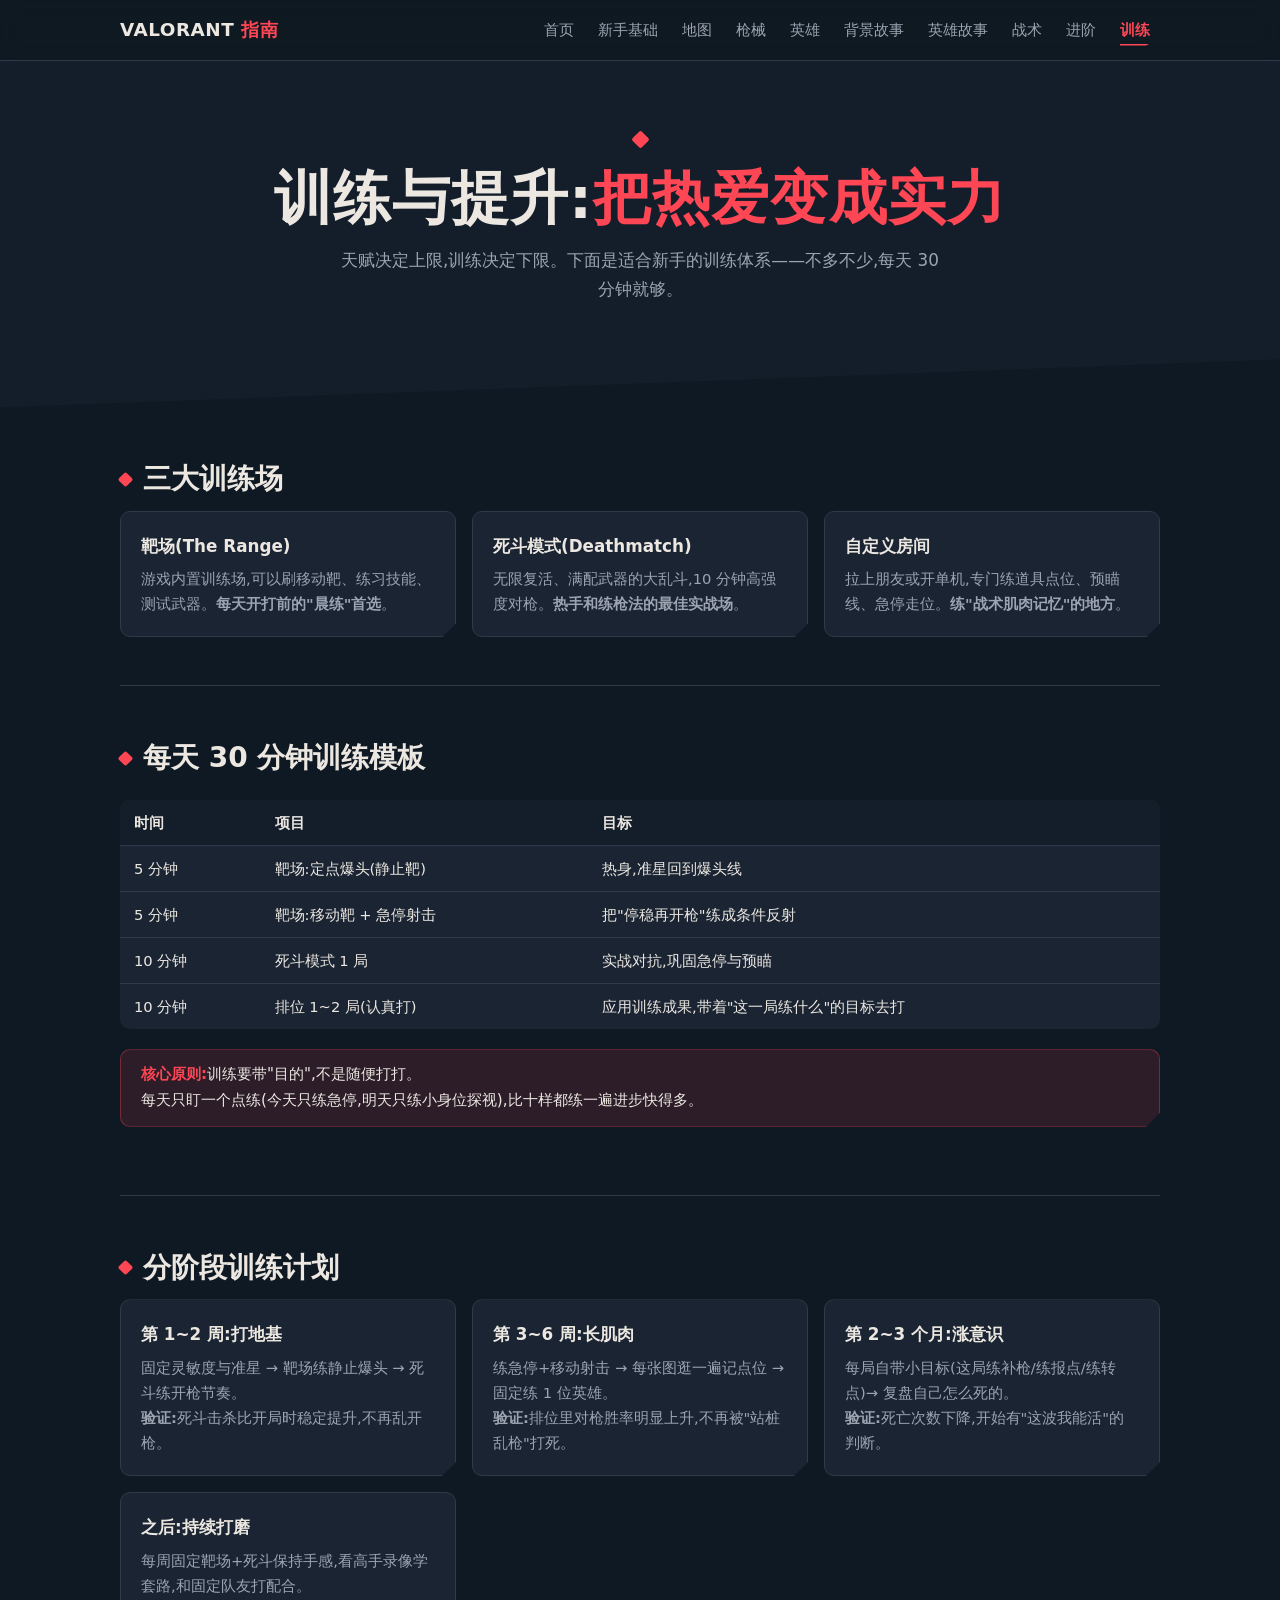
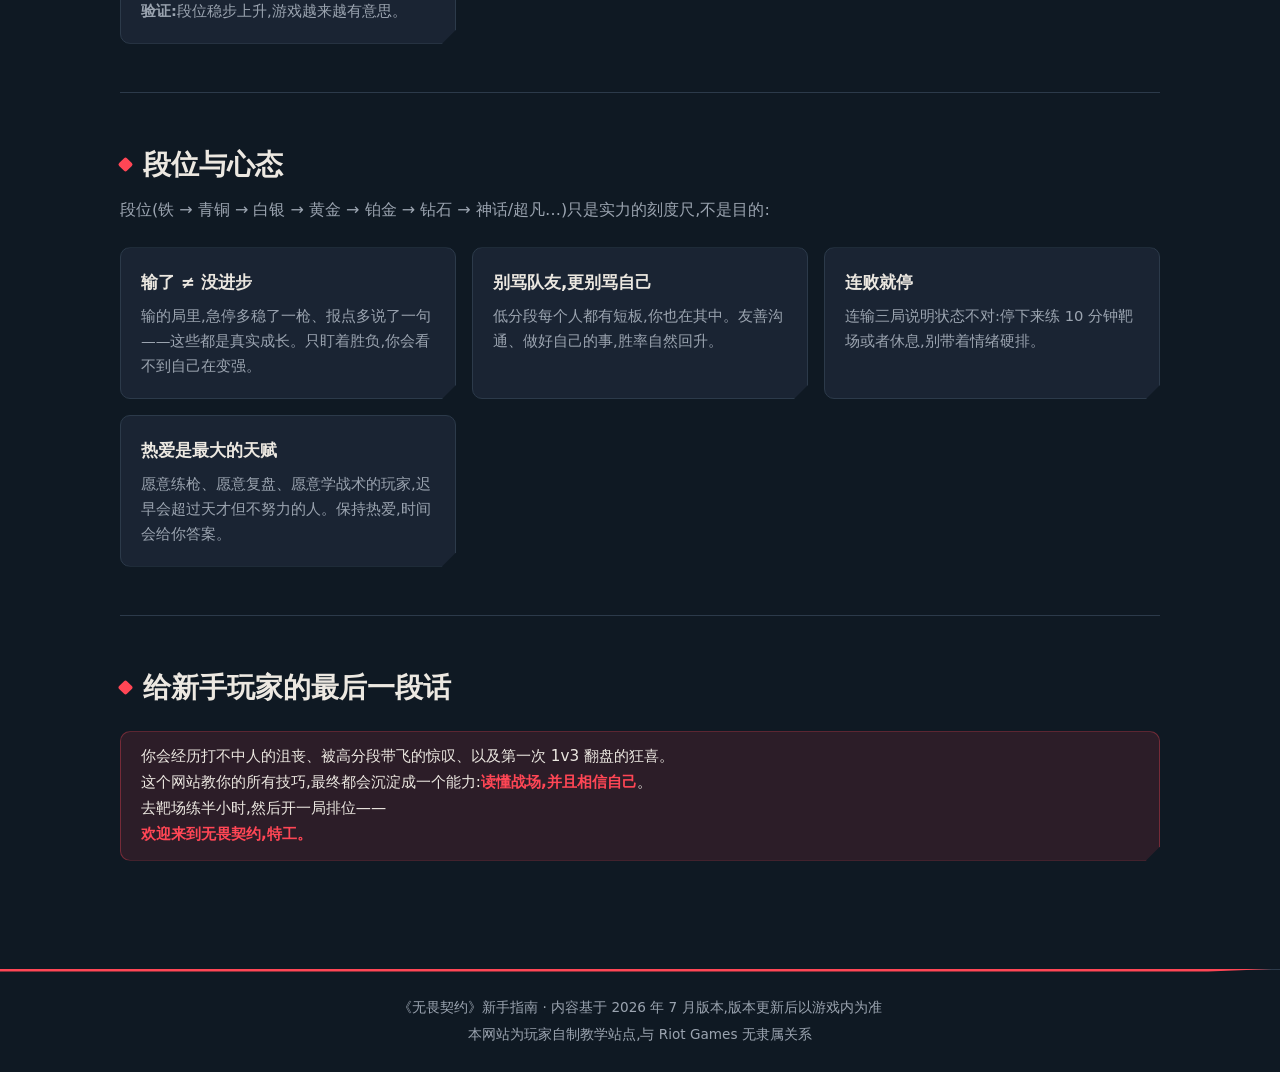
<file: training.html>
<!DOCTYPE html>
<html lang="zh-CN">
<head>
  <meta charset="UTF-8">
  <meta name="viewport" content="width=device-width, initial-scale=1.0">
  <title>训练与提升 — 无畏契约新手指南</title>
  <meta name="description" content="无畏契约训练计划:靶场练枪法、死斗热手、自定义训练、每阶段训练计划与段位提升心态。">
  <meta property="og:type" content="website">
  <meta property="og:site_name" content="无畏契约新手指南">
  <meta property="og:title" content="训练与提升 — 无畏契约新手指南">
  <meta property="og:description" content="靶场、死斗、自定义训练与分阶段段位提升计划。">
  <meta property="og:url" content="https://yxtman.github.io/git/training.html">
  <meta property="og:locale" content="zh_CN">
  <meta name="twitter:card" content="summary">
  <link rel="canonical" href="https://yxtman.github.io/git/training.html">
  <link rel="stylesheet" href="css/style.css">
</head>
<body>

<header class="site-header">
  <div class="container header-inner">
    <a href="index.html" class="logo">VALORANT<span> 指南</span></a>
    <button type="button" class="nav-toggle" id="navToggle" aria-label="打开菜单" aria-controls="siteNav" aria-expanded="false">☰</button>
    <nav class="site-nav" id="siteNav" aria-label="主导航">
      <a href="index.html">首页</a>
      <a href="basics.html">新手基础</a>
      <a href="maps.html">地图</a>
      <a href="weapons.html">枪械</a>
      <a href="agents.html">英雄</a>
      <a href="lore.html">背景故事</a>
      <a href="stories.html">英雄故事</a>
      <a href="tactics.html">战术</a>
      <a href="advanced.html">进阶</a>
      <a href="training.html" class="active" aria-current="page">训练</a>
    </nav>
  </div>
</header>

<section class="hero">
  <div class="container">
    <h1>训练与提升:<em>把热爱变成实力</em></h1>
    <p>天赋决定上限,训练决定下限。下面是适合新手的训练体系——不多不少,每天 30 分钟就够。</p>
  </div>
</section>

<main class="container">

  <section class="section">
    <h2 class="section-title">三大训练场</h2>
    <div class="grid">
      <div class="card">
        <h3>靶场(The Range)</h3>
        <p>游戏内置训练场,可以刷移动靶、练习技能、测试武器。<b>每天开打前的"晨练"首选</b>。</p>
      </div>
      <div class="card">
        <h3>死斗模式(Deathmatch)</h3>
        <p>无限复活、满配武器的大乱斗,10 分钟高强度对枪。<b>热手和练枪法的最佳实战场</b>。</p>
      </div>
      <div class="card">
        <h3>自定义房间</h3>
        <p>拉上朋友或开单机,专门练道具点位、预瞄线、急停走位。<b>练"战术肌肉记忆"的地方</b>。</p>
      </div>
    </div>
  </section>

  <section class="section">
    <h2 class="section-title">每天 30 分钟训练模板</h2>
    <div class="table-wrap">
      <table>
        <thead><tr><th>时间</th><th>项目</th><th>目标</th></tr></thead>
        <tbody>
          <tr><td>5 分钟</td><td>靶场:定点爆头(静止靶)</td><td>热身,准星回到爆头线</td></tr>
          <tr><td>5 分钟</td><td>靶场:移动靶 + 急停射击</td><td>把"停稳再开枪"练成条件反射</td></tr>
          <tr><td>10 分钟</td><td>死斗模式 1 局</td><td>实战对抗,巩固急停与预瞄</td></tr>
          <tr><td>10 分钟</td><td>排位 1~2 局(认真打)</td><td>应用训练成果,带着"这一局练什么"的目标去打</td></tr>
        </tbody>
      </table>
    </div>
    <div class="callout">
      <strong>核心原则:</strong>训练要带"目的",不是随便打打。<br>
      每天只盯一个点练(今天只练急停,明天只练小身位探视),比十样都练一遍进步快得多。
    </div>
  </section>

  <section class="section">
    <h2 class="section-title">分阶段训练计划</h2>
    <div class="grid">
      <div class="card">
        <h3>第 1~2 周:打地基</h3>
        <p>固定灵敏度与准星 → 靶场练静止爆头 → 死斗练开枪节奏。<br><b>验证:</b>死斗击杀比开局时稳定提升,不再乱开枪。</p>
      </div>
      <div class="card">
        <h3>第 3~6 周:长肌肉</h3>
        <p>练急停+移动射击 → 每张图逛一遍记点位 → 固定练 1 位英雄。<br><b>验证:</b>排位里对枪胜率明显上升,不再被"站桩乱枪"打死。</p>
      </div>
      <div class="card">
        <h3>第 2~3 个月:涨意识</h3>
        <p>每局自带小目标(这局练补枪/练报点/练转点)→ 复盘自己怎么死的。<br><b>验证:</b>死亡次数下降,开始有"这波我能活"的判断。</p>
      </div>
      <div class="card">
        <h3>之后:持续打磨</h3>
        <p>每周固定靶场+死斗保持手感,看高手录像学套路,和固定队友打配合。<br><b>验证:</b>段位稳步上升,游戏越来越有意思。</p>
      </div>
    </div>
  </section>

  <section class="section">
    <h2 class="section-title">段位与心态</h2>
    <p class="section-desc">段位(铁 → 青铜 → 白银 → 黄金 → 铂金 → 钻石 → 神话/超凡…)只是实力的刻度尺,不是目的:</p>
    <div class="grid">
      <div class="card">
        <h3>输了 ≠ 没进步</h3>
        <p>输的局里,急停多稳了一枪、报点多说了一句——这些都是真实成长。只盯着胜负,你会看不到自己在变强。</p>
      </div>
      <div class="card">
        <h3>别骂队友,更别骂自己</h3>
        <p>低分段每个人都有短板,你也在其中。友善沟通、做好自己的事,胜率自然回升。</p>
      </div>
      <div class="card">
        <h3>连败就停</h3>
        <p>连输三局说明状态不对:停下来练 10 分钟靶场或者休息,别带着情绪硬排。</p>
      </div>
      <div class="card">
        <h3>热爱是最大的天赋</h3>
        <p>愿意练枪、愿意复盘、愿意学战术的玩家,迟早会超过天才但不努力的人。保持热爱,时间会给你答案。</p>
      </div>
    </div>
  </section>

  <section class="section">
    <h2 class="section-title">给新手玩家的最后一段话</h2>
    <div class="callout">
      你会经历打不中人的沮丧、被高分段带飞的惊叹、以及第一次 1v3 翻盘的狂喜。<br>
      这个网站教你的所有技巧,最终都会沉淀成一个能力:<strong>读懂战场,并且相信自己</strong>。<br>
      去靶场练半小时,然后开一局排位——<br>
      <strong>欢迎来到无畏契约,特工。</strong>
    </div>
  </section>

</main>

<footer class="site-footer">
  <div class="container">
    <p>《无畏契约》新手指南 · 内容基于 2026 年 7 月版本,版本更新后以游戏内为准</p>
    <p>本网站为玩家自制教学站点,与 Riot Games 无隶属关系</p>
  </div>
</footer>

<script src="js/main.js"></script>
</body>
</html>
</file>
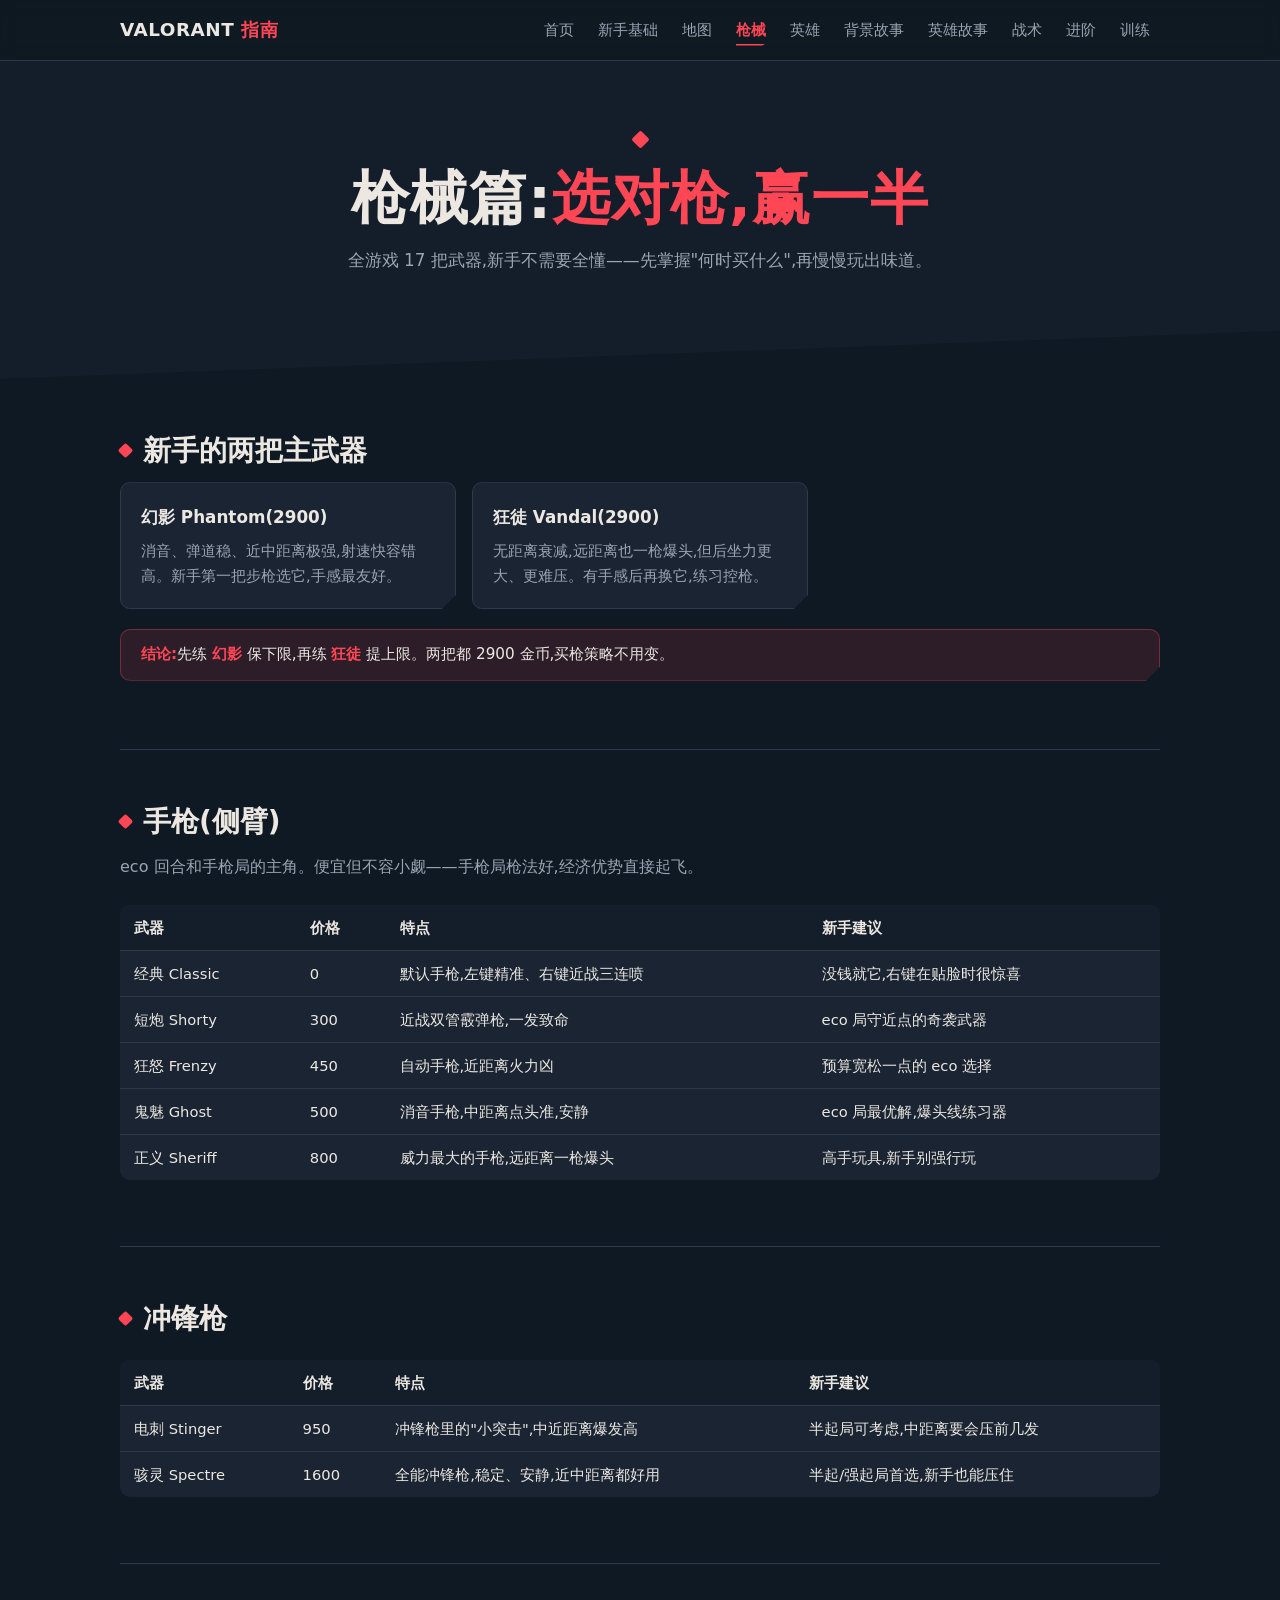
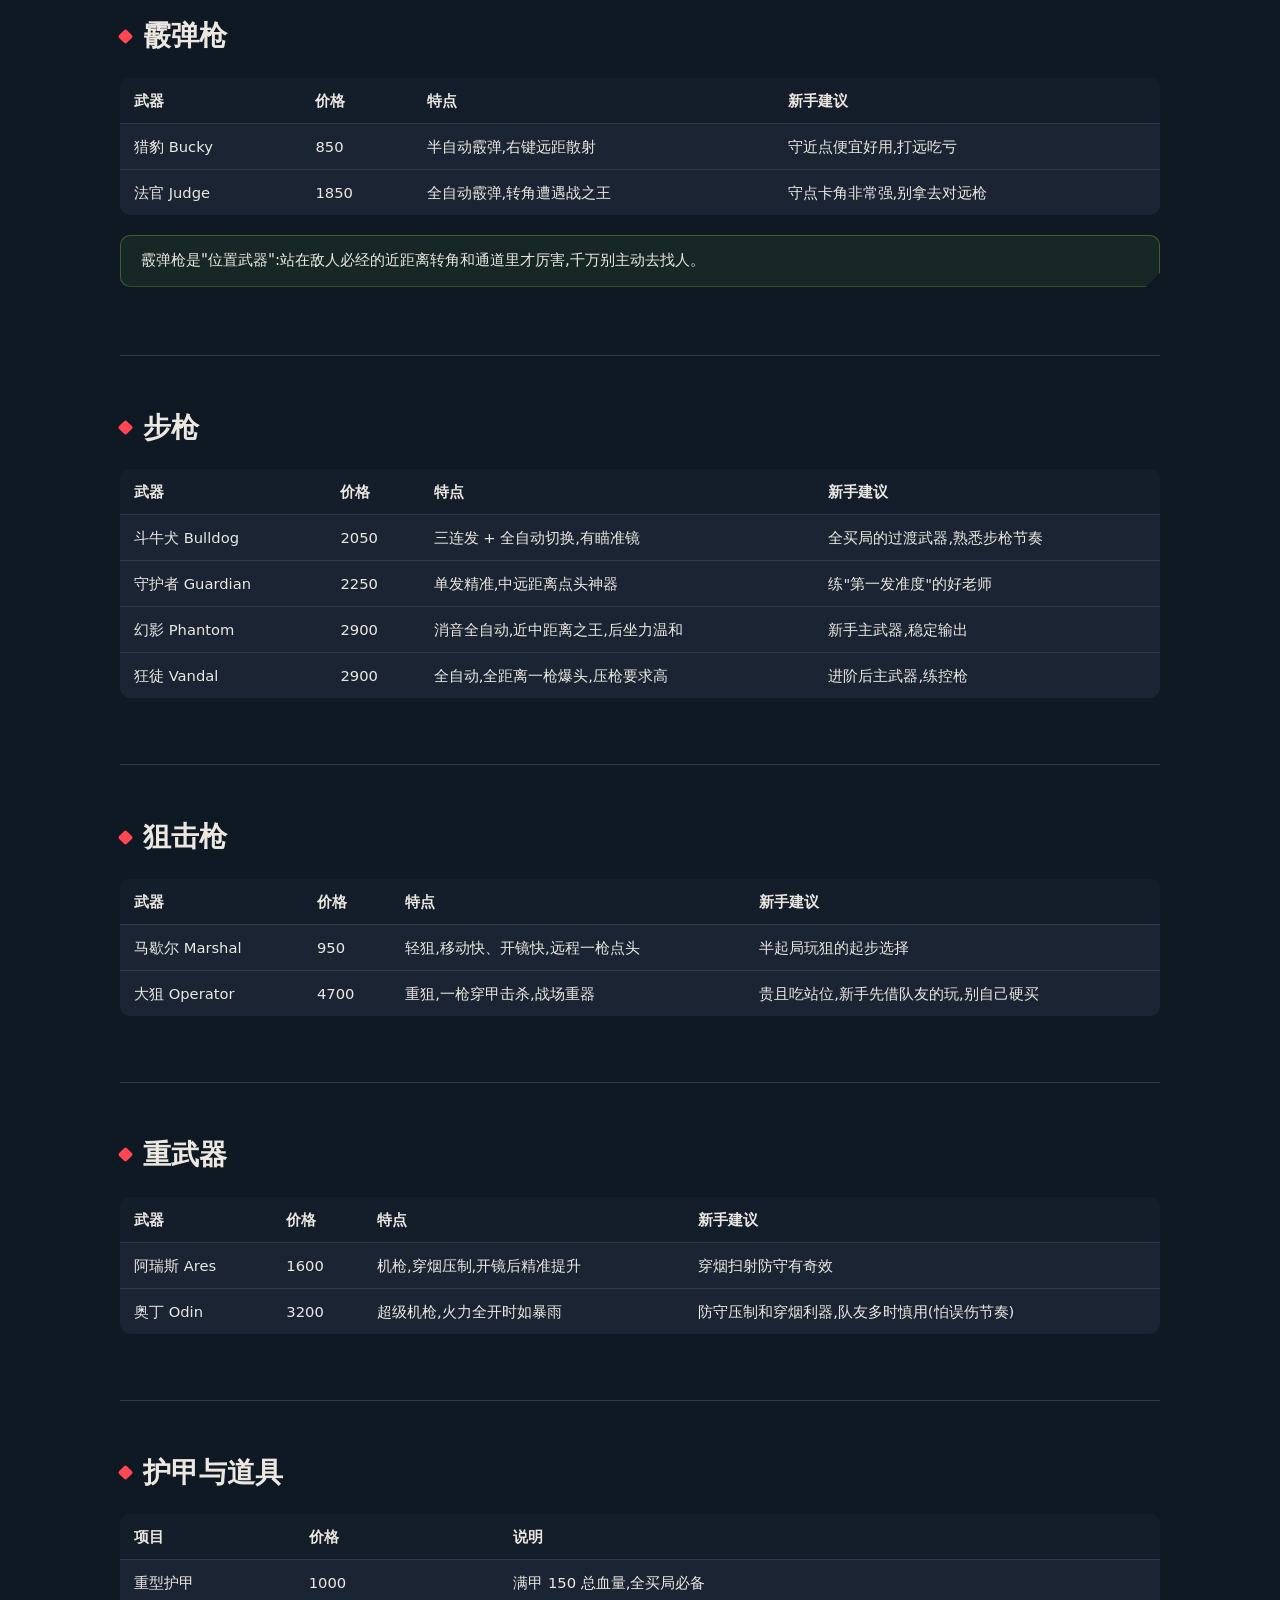
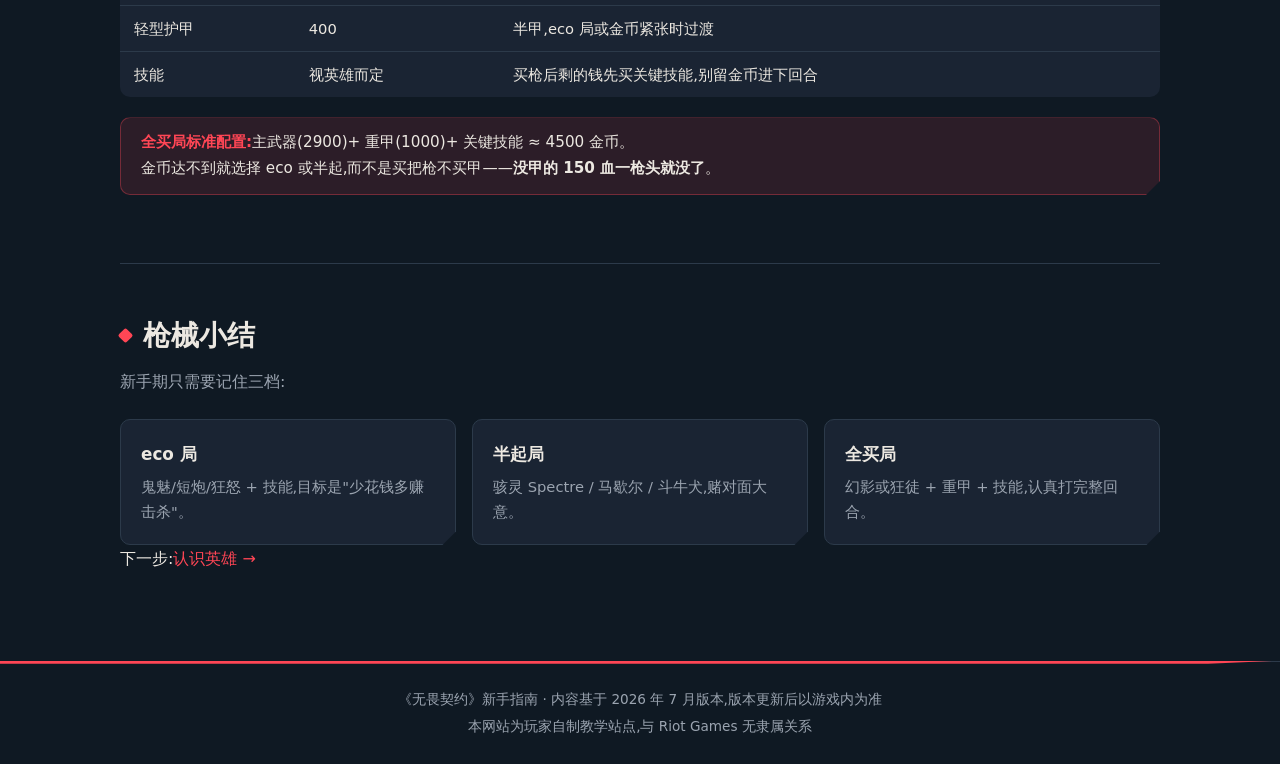
<file: weapons.html>
<!DOCTYPE html>
<html lang="zh-CN">
<head>
  <meta charset="UTF-8">
  <meta name="viewport" content="width=device-width, initial-scale=1.0">
  <title>枪械篇 — 无畏契约新手指南</title>
  <meta name="description" content="无畏契约枪械入门:17 把武器分类介绍(价格/特点/新手建议),新手两把主武器推荐。">
  <meta property="og:type" content="website">
  <meta property="og:site_name" content="无畏契约新手指南">
  <meta property="og:title" content="枪械篇 — 无畏契约新手指南">
  <meta property="og:description" content="17 把武器分类介绍、价格、特点与新手建议。">
  <meta property="og:url" content="https://yxtman.github.io/git/weapons.html">
  <meta property="og:locale" content="zh_CN">
  <meta name="twitter:card" content="summary">
  <link rel="canonical" href="https://yxtman.github.io/git/weapons.html">
  <link rel="stylesheet" href="css/style.css">
</head>
<body>

<header class="site-header">
  <div class="container header-inner">
    <a href="index.html" class="logo">VALORANT<span> 指南</span></a>
    <button type="button" class="nav-toggle" id="navToggle" aria-label="打开菜单" aria-controls="siteNav" aria-expanded="false">☰</button>
    <nav class="site-nav" id="siteNav" aria-label="主导航">
      <a href="index.html">首页</a>
      <a href="basics.html">新手基础</a>
      <a href="maps.html">地图</a>
      <a href="weapons.html" class="active" aria-current="page">枪械</a>
      <a href="agents.html">英雄</a>
      <a href="lore.html">背景故事</a>
      <a href="stories.html">英雄故事</a>
      <a href="tactics.html">战术</a>
      <a href="advanced.html">进阶</a>
      <a href="training.html">训练</a>
    </nav>
  </div>
</header>

<section class="hero">
  <div class="container">
    <h1>枪械篇:<em>选对枪,赢一半</em></h1>
    <p>全游戏 17 把武器,新手不需要全懂——先掌握"何时买什么",再慢慢玩出味道。</p>
  </div>
</section>

<main class="container">

  <section class="section">
    <h2 class="section-title">新手的两把主武器</h2>
    <div class="grid">
      <div class="card">
        <h3>幻影 Phantom(2900)</h3>
        <p>消音、弹道稳、近中距离极强,射速快容错高。新手第一把步枪选它,手感最友好。</p>
      </div>
      <div class="card">
        <h3>狂徒 Vandal(2900)</h3>
        <p>无距离衰减,远距离也一枪爆头,但后坐力更大、更难压。有手感后再换它,练习控枪。</p>
      </div>
    </div>
    <div class="callout">
      <strong>结论:</strong>先练 <strong>幻影</strong> 保下限,再练 <strong>狂徒</strong> 提上限。两把都 2900 金币,买枪策略不用变。
    </div>
  </section>

  <section class="section">
    <h2 class="section-title">手枪(侧臂)</h2>
    <p class="section-desc">eco 回合和手枪局的主角。便宜但不容小觑——手枪局枪法好,经济优势直接起飞。</p>
    <div class="table-wrap">
      <table>
        <thead><tr><th>武器</th><th>价格</th><th>特点</th><th>新手建议</th></tr></thead>
        <tbody>
          <tr><td>经典 Classic</td><td>0</td><td>默认手枪,左键精准、右键近战三连喷</td><td>没钱就它,右键在贴脸时很惊喜</td></tr>
          <tr><td>短炮 Shorty</td><td>300</td><td>近战双管霰弹枪,一发致命</td><td>eco 局守近点的奇袭武器</td></tr>
          <tr><td>狂怒 Frenzy</td><td>450</td><td>自动手枪,近距离火力凶</td><td>预算宽松一点的 eco 选择</td></tr>
          <tr><td>鬼魅 Ghost</td><td>500</td><td>消音手枪,中距离点头准,安静</td><td>eco 局最优解,爆头线练习器</td></tr>
          <tr><td>正义 Sheriff</td><td>800</td><td>威力最大的手枪,远距离一枪爆头</td><td>高手玩具,新手别强行玩</td></tr>
        </tbody>
      </table>
    </div>
  </section>

  <section class="section">
    <h2 class="section-title">冲锋枪</h2>
    <div class="table-wrap">
      <table>
        <thead><tr><th>武器</th><th>价格</th><th>特点</th><th>新手建议</th></tr></thead>
        <tbody>
          <tr><td>电刺 Stinger</td><td>950</td><td>冲锋枪里的"小突击",中近距离爆发高</td><td>半起局可考虑,中距离要会压前几发</td></tr>
          <tr><td>骇灵 Spectre</td><td>1600</td><td>全能冲锋枪,稳定、安静,近中距离都好用</td><td>半起/强起局首选,新手也能压住</td></tr>
        </tbody>
      </table>
    </div>
  </section>

  <section class="section">
    <h2 class="section-title">霰弹枪</h2>
    <div class="table-wrap">
      <table>
        <thead><tr><th>武器</th><th>价格</th><th>特点</th><th>新手建议</th></tr></thead>
        <tbody>
          <tr><td>猎豹 Bucky</td><td>850</td><td>半自动霰弹,右键远距散射</td><td>守近点便宜好用,打远吃亏</td></tr>
          <tr><td>法官 Judge</td><td>1850</td><td>全自动霰弹,转角遭遇战之王</td><td>守点卡角非常强,别拿去对远枪</td></tr>
        </tbody>
      </table>
    </div>
    <div class="callout tip">霰弹枪是"位置武器":站在敌人必经的近距离转角和通道里才厉害,千万别主动去找人。</div>
  </section>

  <section class="section">
    <h2 class="section-title">步枪</h2>
    <div class="table-wrap">
      <table>
        <thead><tr><th>武器</th><th>价格</th><th>特点</th><th>新手建议</th></tr></thead>
        <tbody>
          <tr><td>斗牛犬 Bulldog</td><td>2050</td><td>三连发 + 全自动切换,有瞄准镜</td><td>全买局的过渡武器,熟悉步枪节奏</td></tr>
          <tr><td>守护者 Guardian</td><td>2250</td><td>单发精准,中远距离点头神器</td><td>练"第一发准度"的好老师</td></tr>
          <tr><td>幻影 Phantom</td><td>2900</td><td>消音全自动,近中距离之王,后坐力温和</td><td>新手主武器,稳定输出</td></tr>
          <tr><td>狂徒 Vandal</td><td>2900</td><td>全自动,全距离一枪爆头,压枪要求高</td><td>进阶后主武器,练控枪</td></tr>
        </tbody>
      </table>
    </div>
  </section>

  <section class="section">
    <h2 class="section-title">狙击枪</h2>
    <div class="table-wrap">
      <table>
        <thead><tr><th>武器</th><th>价格</th><th>特点</th><th>新手建议</th></tr></thead>
        <tbody>
          <tr><td>马歇尔 Marshal</td><td>950</td><td>轻狙,移动快、开镜快,远程一枪点头</td><td>半起局玩狙的起步选择</td></tr>
          <tr><td>大狙 Operator</td><td>4700</td><td>重狙,一枪穿甲击杀,战场重器</td><td>贵且吃站位,新手先借队友的玩,别自己硬买</td></tr>
        </tbody>
      </table>
    </div>
  </section>

  <section class="section">
    <h2 class="section-title">重武器</h2>
    <div class="table-wrap">
      <table>
        <thead><tr><th>武器</th><th>价格</th><th>特点</th><th>新手建议</th></tr></thead>
        <tbody>
          <tr><td>阿瑞斯 Ares</td><td>1600</td><td>机枪,穿烟压制,开镜后精准提升</td><td>穿烟扫射防守有奇效</td></tr>
          <tr><td>奥丁 Odin</td><td>3200</td><td>超级机枪,火力全开时如暴雨</td><td>防守压制和穿烟利器,队友多时慎用(怕误伤节奏)</td></tr>
        </tbody>
      </table>
    </div>
  </section>

  <section class="section">
    <h2 class="section-title">护甲与道具</h2>
    <div class="table-wrap">
      <table>
        <thead><tr><th>项目</th><th>价格</th><th>说明</th></tr></thead>
        <tbody>
          <tr><td>重型护甲</td><td>1000</td><td>满甲 150 总血量,全买局必备</td></tr>
          <tr><td>轻型护甲</td><td>400</td><td>半甲,eco 局或金币紧张时过渡</td></tr>
          <tr><td>技能</td><td>视英雄而定</td><td>买枪后剩的钱先买关键技能,别留金币进下回合</td></tr>
        </tbody>
      </table>
    </div>
    <div class="callout">
      <strong>全买局标准配置:</strong>主武器(2900)+ 重甲(1000)+ 关键技能 ≈ 4500 金币。<br>
      金币达不到就选择 eco 或半起,而不是买把枪不买甲——<b>没甲的 150 血一枪头就没了</b>。
    </div>
  </section>

  <section class="section">
    <h2 class="section-title">枪械小结</h2>
    <p class="section-desc">新手期只需要记住三档:</p>
    <div class="grid">
      <div class="card"><h3>eco 局</h3><p>鬼魅/短炮/狂怒 + 技能,目标是"少花钱多赚击杀"。</p></div>
      <div class="card"><h3>半起局</h3><p>骇灵 Spectre / 马歇尔 / 斗牛犬,赌对面大意。</p></div>
      <div class="card"><h3>全买局</h3><p>幻影或狂徒 + 重甲 + 技能,认真打完整回合。</p></div>
    </div>
    <p>下一步:<a href="agents.html">认识英雄 →</a></p>
  </section>

</main>

<footer class="site-footer">
  <div class="container">
    <p>《无畏契约》新手指南 · 内容基于 2026 年 7 月版本,版本更新后以游戏内为准</p>
    <p>本网站为玩家自制教学站点,与 Riot Games 无隶属关系</p>
  </div>
</footer>

<script src="js/main.js"></script>
</body>
</html>
</file>
<file: css/style.css>
/* ============================================================
   无畏契约新手指南 — 全站共享样式
   暗色 + 红色点缀(Valorant 风格),响应式,无外部依赖
   ============================================================ */

:root {
  --bg: #0f1923;
  --bg-2: #141e2b;
  --card: #1a2433;
  --card-hover: #202d3f;
  --line: #2c3a4a;
  --text: #ece8e1;
  --muted: #9ba4b0;
  --accent: #ff4655;
  --accent-soft: rgba(255, 70, 85, 0.12);

  /* 四职业配色 */
  --role-duelist: #ff4655;
  --role-initiator: #7dcd3f;
  --role-controller: #4ea1ff;
  --role-sentinel: #f0b429;

  --radius: 10px;

  /* 间距 scale:--sp-1 最小,数值递进 */
  --sp-1: 4px;
  --sp-2: 8px;
  --sp-3: 12px;
  --sp-4: 16px;
  --sp-5: 20px;
  --sp-6: 24px;
  --sp-7: 32px;
  --sp-8: 48px;
}

* { box-sizing: border-box; margin: 0; padding: 0; }

html { scroll-behavior: smooth; }

body {
  font-family: system-ui, -apple-system, "Segoe UI", "Microsoft YaHei", "PingFang SC", sans-serif;
  background: var(--bg);
  color: var(--text);
  line-height: 1.7;
}

body.nav-open { overflow: hidden; }

.container { max-width: 1080px; margin: 0 auto; padding: 0 20px; }

a { color: var(--accent); text-decoration: none; }
a:hover { text-decoration: underline; }

/* ---------------- 页头导航 ---------------- */

.site-header {
  position: sticky;
  top: 0;
  z-index: 100;
  background: rgba(15, 25, 35, 0.92);
  -webkit-backdrop-filter: blur(8px);
  backdrop-filter: blur(8px);
  border-bottom: 1px solid var(--line);
}

.header-inner {
  display: flex;
  align-items: center;
  justify-content: space-between;
  flex-wrap: wrap;
  gap: 8px 16px;
  min-height: 60px;
  padding-top: 8px;
  padding-bottom: 8px;
}

.logo {
  font-weight: 800;
  font-size: 1.15rem;
  letter-spacing: 0.5px;
  color: var(--text);
  white-space: nowrap;
}
.logo span { color: var(--accent); }

.site-nav {
  display: flex;
  gap: 4px;
  align-items: center;
  flex-wrap: wrap;
}

.site-nav a {
  color: var(--muted);
  padding: 6px 10px;
  border-radius: 6px;
  font-size: 0.92rem;
  white-space: nowrap;
}
.site-nav a:hover { color: var(--text); text-decoration: none; background: var(--card); }
.site-nav a.active {
  position: relative;
  color: var(--accent);
  font-weight: 700;
}
.site-nav a.active::after {
  content: "";
  position: absolute;
  left: 10px;
  right: 10px;
  bottom: 3px;
  height: 2px;
  background: var(--accent);
  clip-path: polygon(0 0, 100% 0, calc(100% - 4px) 100%, 0 100%);
}

.nav-toggle {
  display: none;
  background: none;
  border: 1px solid var(--line);
  color: var(--text);
  font-size: 1.2rem;
  padding: 4px 12px;
  border-radius: 6px;
  cursor: pointer;
}

/* ---------------- 英雄区 ---------------- */

.hero {
  padding: 72px 0 104px;
  background: var(--bg-2);
  clip-path: polygon(0 0, 100% 0, 100% calc(100% - 48px), 0 100%);
}

/* 首页 hero 两栏构图;其他页面保持居中 */
.hero { text-align: center; }
.hero-home { text-align: left; }

.hero-grid {
  display: grid;
  grid-template-columns: minmax(0, 1fr) 240px;
  gap: var(--sp-8);
  align-items: center;
}

.hero-copy h1,
.hero h1 {
  font-size: clamp(2.2rem, 5.2vw, 3.6rem);
  font-weight: 800;
  letter-spacing: 1px;
  line-height: 1.15;
}
.hero h1::before {
  content: "";
  display: block;
  width: 13px;
  height: 13px;
  margin: 0 auto 20px;
  background: var(--accent);
  border-radius: 2px;
  transform: rotate(45deg);
}
.hero-copy h1::before { margin: 0 0 20px; }
.hero h1 em { color: var(--accent); font-style: normal; }
.hero p {
  max-width: 600px;
  margin: 14px auto 0;
  color: var(--muted);
  font-size: 1.05rem;
}
.hero-copy p { margin: 16px 0 0; }

.hero-mark svg {
  width: 100%;
  height: auto;
  display: block;
}

/* hero 进入动效(仅一个作者时刻,尊重减弱动效设置) */
.hero-copy h1 {
  animation: hero-in 0.5s ease-out both;
}
.hero-mark {
  animation: hero-in 0.5s 0.12s ease-out both;
}
@keyframes hero-in {
  from { opacity: 0; transform: translateY(14px); }
  to { opacity: 1; transform: none; }
}
@media (prefers-reduced-motion: reduce) {
  .hero-copy h1, .hero-mark { animation: none; }
}

/* ---------------- 章节标题 ---------------- */

.section { padding: var(--sp-8) 0; }
.section + .section { border-top: 1px solid var(--line); }

.section-title {
  font-size: 1.75rem;
  font-weight: 800;
  margin-bottom: var(--sp-2);
  display: flex;
  align-items: center;
  gap: 12px;
}
.section-title::before {
  content: "";
  width: 11px;
  height: 11px;
  background: var(--accent);
  border-radius: 2px;
  transform: rotate(45deg);
  flex-shrink: 0;
}

.section-desc { color: var(--muted); margin-bottom: var(--sp-6); }

.subhead { margin: var(--sp-5) 0 var(--sp-2); }

/* ---------------- 卡片 ---------------- */

.grid {
  display: grid;
  grid-template-columns: repeat(auto-fill, minmax(250px, 1fr));
  gap: var(--sp-4);
}

.card {
  position: relative;
  background: var(--card);
  border: 1px solid var(--line);
  border-radius: var(--radius);
  padding: var(--sp-5);
  transition: border-color 0.15s ease, background 0.15s ease, clip-path 0.2s ease;
  clip-path: polygon(0 0, 100% 0, 100% calc(100% - 14px), calc(100% - 14px) 100%, 0 100%);
}
.card:hover {
  border-color: var(--accent);
  background: var(--card-hover);
  clip-path: polygon(0 0, 100% 0, 100% calc(100% - 26px), calc(100% - 26px) 100%, 0 100%);
}
.card h3 { font-size: 1.05rem; margin-bottom: 6px; }
.card p { color: var(--muted); font-size: 0.92rem; }
.card .tag {
  display: inline-block;
  font-size: 0.75rem;
  font-weight: 700;
  padding: 2px 8px;
  border-radius: 20px;
  margin-bottom: 8px;
}

/* 英雄卡片技能列表 */
.kit {
  list-style: none;
  margin: 8px 0 0;
  font-size: 0.85rem;
  color: var(--muted);
}
.kit li { padding: 1px 0; }
.kit b { color: var(--text); font-weight: 600; }

.stars { color: var(--accent); font-size: 0.8rem; letter-spacing: 2px; }

.card .advice { margin-top: 10px; font-size: 0.88rem; color: var(--text); }
.card .advice b { color: var(--accent); }

/* 角色职业色 */
.tag-duelist { background: rgba(255, 70, 85, 0.15); color: var(--role-duelist); }
.tag-initiator { background: rgba(125, 205, 63, 0.15); color: var(--role-initiator); }
.tag-controller { background: rgba(78, 161, 255, 0.15); color: var(--role-controller); }
.tag-sentinel { background: rgba(240, 180, 41, 0.15); color: var(--role-sentinel); }

/* ---------------- 提示框 ---------------- */

.callout {
  border: 1px solid rgba(255, 70, 85, 0.35);
  background: var(--accent-soft);
  padding: var(--sp-3) var(--sp-5);
  border-radius: var(--radius);
  margin: var(--sp-5) 0;
  font-size: 0.95rem;
  clip-path: polygon(0 0, 100% 0, 100% calc(100% - 14px), calc(100% - 14px) 100%, 0 100%);
}
.callout strong { color: var(--accent); }

.tip {
  border-color: rgba(125, 205, 63, 0.35);
  background: rgba(125, 205, 63, 0.08);
}
.tip strong { color: var(--role-initiator); }

/* ---------------- 表格 ---------------- */

.table-wrap { overflow-x: auto; margin: 18px 0; }

table {
  width: 100%;
  border-collapse: collapse;
  font-size: 0.92rem;
  background: var(--card);
  border-radius: var(--radius);
  overflow: hidden;
}
th, td { padding: 10px 14px; text-align: left; border-bottom: 1px solid var(--line); }
th { background: var(--bg-2); font-weight: 700; white-space: nowrap; }
tr:last-child td { border-bottom: none; }
td { color: var(--text); }

/* ---------------- 路线图(首页) ---------------- */

.roadmap { list-style: none; }
.roadmap li {
  position: relative;
  padding: 0 0 26px 34px;
}
.roadmap li::before {
  content: "";
  position: absolute;
  left: 10px;
  top: 9px;
  width: 10px;
  height: 10px;
  border-radius: 2px;
  background: var(--accent);
  transform: rotate(45deg);
}
.roadmap li::after {
  content: "";
  position: absolute;
  left: 14px;
  top: 26px;
  bottom: 0;
  width: 2px;
  background: linear-gradient(var(--accent), var(--line) 70%);
}
.roadmap li:last-child::after { display: none; }
.roadmap h3 { font-size: 1.1rem; margin-bottom: 4px; }
.roadmap p { color: var(--muted); font-size: 0.93rem; }
.roadmap .steps { margin-top: 10px; display: flex; flex-wrap: wrap; gap: 8px; }
.roadmap .steps a {
  background: var(--card);
  border: 1px solid var(--line);
  color: var(--text);
  padding: 6px 14px;
  border-radius: 4px;
  font-size: 0.88rem;
  clip-path: polygon(0 0, 100% 0, 100% calc(100% - 8px), calc(100% - 8px) 100%, 0 100%);
  transition: border-color 0.15s ease, color 0.15s ease;
}
.roadmap .steps a:hover { border-color: var(--accent); text-decoration: none; color: var(--accent); }

/* ---------------- 地图小地图区块 ---------------- */

.map-block-wrap { border-top: 1px solid var(--line); }
.map-meta { color: var(--muted); font-size: 0.9rem; margin-bottom: 14px; }

.map-block {
  display: grid;
  grid-template-columns: minmax(0, 1fr) minmax(0, 1fr);
  gap: var(--sp-5);
  align-items: start;
}

.minimap-img {
  position: relative;
}
.minimap-img img {
  width: 100%;
  height: auto;
  display: block;
  background: var(--bg-2);
  border: 1px solid var(--line);
  border-radius: var(--radius);
}

.mm-label {
  position: absolute;
  transform: translate(-50%, -50%);
  padding: 0 6px;
  border-radius: 999px;
  font-size: 0.68rem;
  font-weight: 800;
  letter-spacing: 0.5px;
  color: #0f1923;
  line-height: 1.5;
  border: 1px solid rgba(255, 255, 255, 0.8);
  box-shadow: 0 1px 3px rgba(0, 0, 0, 0.4);
}
.mm-a { background: rgba(255, 70, 85, 0.88); }
.mm-b { background: rgba(240, 180, 41, 0.88); }
.mm-c { background: rgba(167, 139, 250, 0.88); }
.mm-mid { background: rgba(78, 161, 255, 0.88); }

.map-legend {
  display: flex;
  flex-wrap: wrap;
  gap: 6px 14px;
  margin-top: 10px;
  font-size: 0.8rem;
  color: var(--muted);
}
.map-legend span {
  display: inline-flex;
  align-items: center;
  gap: 5px;
}
.map-legend i {
  width: 10px;
  height: 10px;
  border-radius: 3px;
  display: inline-block;
  flex-shrink: 0;
}
.map-legend i.line { width: 18px; height: 3px; border-radius: 2px; }

/* 图例色块 */
.leg-attack { background: #7dcd3f !important; }
.leg-defend { background: #4ea1ff !important; }
.leg-a { background: #ff4655 !important; }
.leg-b { background: #f0b429 !important; }
.leg-c { background: #a78bfa !important; }
.leg-special { background: #facc15 !important; border-radius: 2px !important; transform: rotate(45deg) !important; }
.leg-line { background: #33465a !important; }
.leg-circle { border-radius: 50% !important; transform: none !important; }
.leg-mid { background: #4ea1ff !important; }

.map-analysis p + p { margin-top: 10px; }
.map-analysis strong { color: var(--accent); }
.map-analysis .map-kicker { display: inline-block; color: var(--accent); font-weight: 700; margin-right: 4px; }

/* ---------------- 英雄故事页 ---------------- */

.story-card { border-top: 1px solid var(--line); padding: 26px 0; }
.story-card:first-of-type { border-top: none; }
.story-card h3 { font-size: 1.25rem; margin-bottom: 2px; }
.story-card .story-sub { color: var(--muted); font-size: 0.9rem; margin-bottom: 12px; }
.story-grid {
  display: grid;
  grid-template-columns: repeat(auto-fit, minmax(210px, 1fr));
  gap: 10px 22px;
  margin-top: 10px;
}
.story-grid .sg-item { font-size: 0.93rem; }
.story-grid .sg-item b {
  display: block;
  color: var(--accent);
  font-size: 0.78rem;
  letter-spacing: 1px;
  margin-bottom: 2px;
}
.story-quote {
  margin-top: 14px;
  padding-left: 14px;
  border-left: 3px solid var(--accent);
  color: var(--muted);
  font-style: italic;
  font-size: 0.92rem;
}

/* ---------------- 浏览器表面定制 ---------------- */

::selection { background: var(--accent); color: #0f1923; }

:focus-visible {
  outline: 2px solid var(--accent);
  outline-offset: 2px;
}

html { scrollbar-color: var(--line) var(--bg); scrollbar-width: thin; }
::-webkit-scrollbar { width: 10px; height: 10px; }
::-webkit-scrollbar-track { background: var(--bg); }
::-webkit-scrollbar-thumb { background: var(--line); border-radius: 5px; border: 2px solid var(--bg); }
::-webkit-scrollbar-thumb:hover { background: var(--accent); }

/* 表格数字按位对齐 */
table { font-variant-numeric: tabular-nums; }

/* ---------------- 页脚 ---------------- */

.site-footer {
  position: relative;
  border-top: 1px solid var(--line);
  padding: 26px 0;
  margin-top: 40px;
  text-align: center;
  color: var(--muted);
  font-size: 0.85rem;
}
.site-footer::before {
  content: "";
  position: absolute;
  top: -1px;
  left: 0;
  right: 0;
  height: 3px;
  background: var(--accent);
  clip-path: polygon(0 0, 100% 0, calc(100% - 72px) 100%, 0 100%);
}
.site-footer p + p { margin-top: 4px; }

/* ---------------- 响应式 ---------------- */

@media (max-width: 980px) {
  .site-nav a { padding: 6px 8px; font-size: 0.84rem; }
}

@media (max-width: 820px) {
  .nav-toggle { display: block; }

  .map-block { grid-template-columns: 1fr; }

  .site-nav {
    display: none;
    position: absolute;
    top: 60px;
    left: 0;
    right: 0;
    flex-direction: column;
    align-items: stretch;
    background: var(--bg-2);
    border-bottom: 1px solid var(--line);
    padding: 10px 20px 16px;
  }
  .site-nav.open { display: flex; }
  .site-nav a { padding: 10px 8px; font-size: 1rem; }

  .hero { padding: 44px 0 92px; }

  .hero-grid {
    grid-template-columns: 1fr;
    gap: var(--sp-6);
    text-align: center;
  }
  .hero-copy h1::before { margin: 0 auto 20px; }
  .hero-copy p { margin: 14px auto 0; }

  .hero-mark {
    width: 150px;
    margin: 0 auto;
  }

  .section { padding: 34px 0; }
}
</file>
